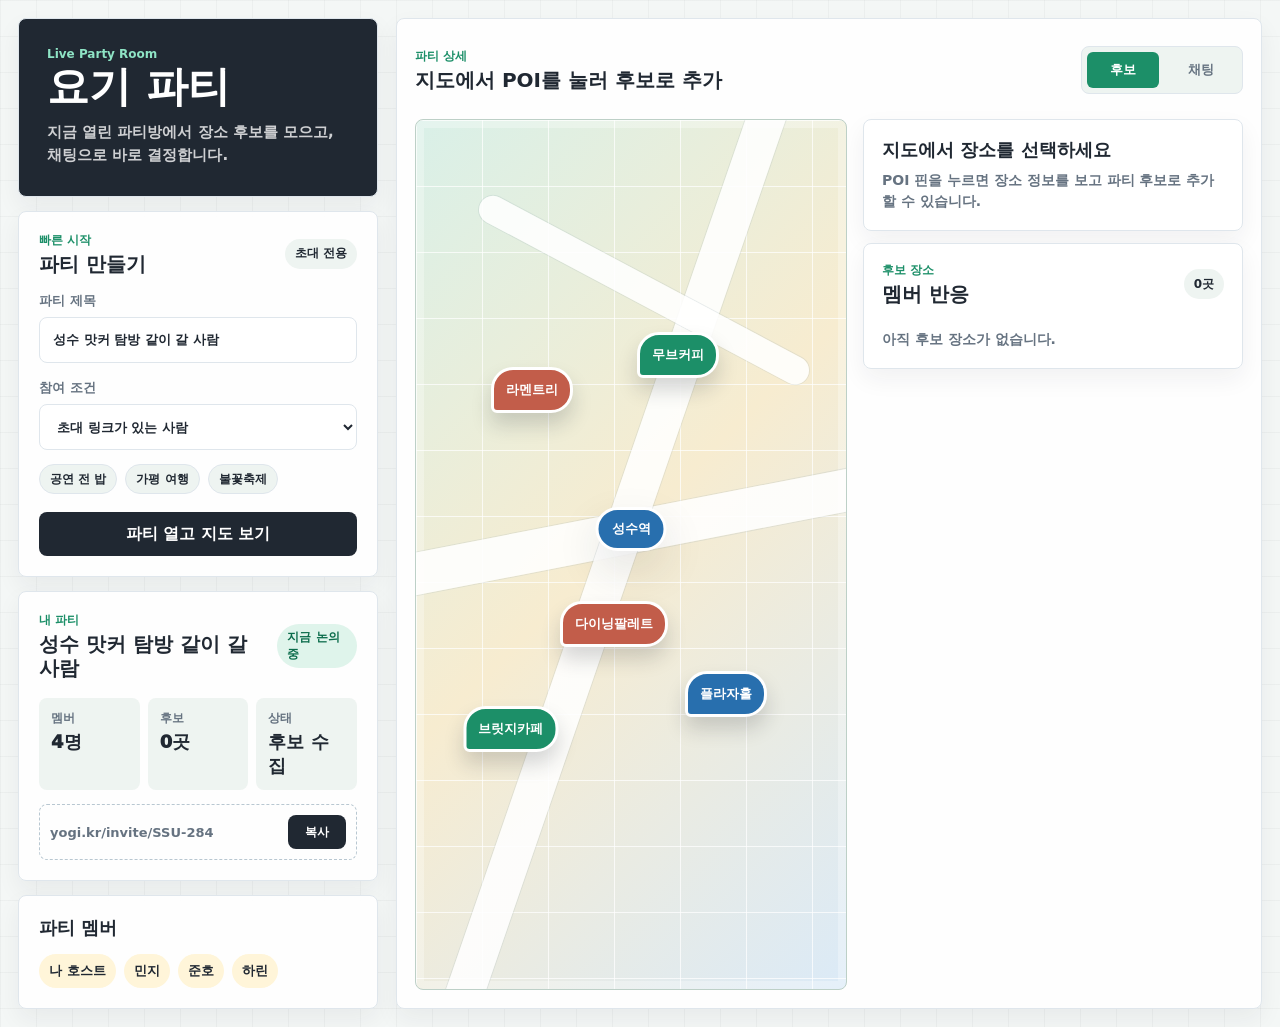
<file: party-prototype/index.html>
<!doctype html>
<html lang="ko">
  <head>
    <meta charset="UTF-8" />
    <meta name="viewport" content="width=device-width, initial-scale=1.0" />
    <title>지도 기반 파티 MVP 프로토타입</title>
    <link rel="stylesheet" href="./styles.css" />
  </head>
  <body>
    <main class="app-shell">
      <aside class="home-panel" aria-label="파티 생성과 홈">
        <header class="brand">
          <p class="eyebrow">Live Party Room</p>
          <h1>요기 파티</h1>
          <p>지금 열린 파티방에서 장소 후보를 모으고, 채팅으로 바로 결정합니다.</p>
        </header>

        <section class="create-panel" aria-label="빠른 파티 만들기">
          <div class="section-title">
            <div>
              <p class="eyebrow">빠른 시작</p>
              <h2>파티 만들기</h2>
            </div>
            <span class="badge">초대 전용</span>
          </div>

          <label>
            파티 제목
            <input id="partyTitleInput" value="성수 맛커 탐방 같이 갈 사람" />
          </label>

          <label>
            참여 조건
            <select id="visibilityInput">
              <option value="invite_only">초대 링크가 있는 사람</option>
              <option value="organization_only">학교 이메일 인증 필요</option>
            </select>
          </label>

          <div class="suggestion-row" aria-label="추천 파티명">
            <button type="button" data-title="코르티스 공연 전 같이 밥먹을 사람">공연 전 밥</button>
            <button type="button" data-title="가평 당일치기 집결지 정하기">가평 여행</button>
            <button type="button" data-title="여의도 불꽃축제 자리 같이 찾기">불꽃축제</button>
          </div>

          <button class="primary-action" id="createPartyButton" type="button">파티 열고 지도 보기</button>
        </section>

        <section class="party-summary" aria-label="진행 중 파티">
          <div class="section-title">
            <div>
              <p class="eyebrow">내 파티</p>
              <h2 id="partyTitle">성수 맛커 탐방 같이 갈 사람</h2>
            </div>
            <span class="live-dot">지금 논의 중</span>
          </div>
          <dl>
            <div>
              <dt>멤버</dt>
              <dd>4명</dd>
            </div>
            <div>
              <dt>후보</dt>
              <dd><span id="candidateMetric">0</span>곳</dd>
            </div>
            <div>
              <dt>상태</dt>
              <dd id="statusMetric">후보 수집</dd>
            </div>
          </dl>
          <div class="invite-box">
            <span id="inviteCode">yogi.kr/invite/SSU-284</span>
            <button type="button" id="copyInviteButton">복사</button>
          </div>
        </section>

        <section class="member-panel" aria-label="파티 멤버">
          <h2>파티 멤버</h2>
          <div class="member-list">
            <span><strong>나</strong> 호스트</span>
            <span>민지</span>
            <span>준호</span>
            <span>하린</span>
          </div>
        </section>
      </aside>

      <section class="map-workspace" aria-label="지도와 후보 장소">
        <header class="workspace-header">
          <div>
            <p class="eyebrow">파티 상세</p>
            <h2>지도에서 POI를 눌러 후보로 추가</h2>
          </div>
          <div class="mode-tabs" role="tablist" aria-label="패널 전환">
            <button class="is-active" type="button" data-panel="candidates">후보</button>
            <button type="button" data-panel="chat">채팅</button>
          </div>
        </header>

        <div class="map-layout">
          <section class="map-canvas" aria-label="성수동 지도 프로토타입">
            <div class="map-grid" aria-hidden="true"></div>
            <div class="road road-one"></div>
            <div class="road road-two"></div>
            <div class="road road-three"></div>
            <div class="station-marker">성수역</div>
            <button class="poi-pin food" data-poi-id="poi-1" style="--x: 27%; --y: 31%" type="button">
              라멘트리
            </button>
            <button class="poi-pin cafe" data-poi-id="poi-2" style="--x: 61%; --y: 27%" type="button">
              무브커피
            </button>
            <button class="poi-pin food" data-poi-id="poi-3" style="--x: 46%; --y: 58%" type="button">
              다이닝팔레트
            </button>
            <button class="poi-pin event" data-poi-id="poi-4" style="--x: 72%; --y: 66%" type="button">
              플라자홀
            </button>
            <button class="poi-pin cafe" data-poi-id="poi-5" style="--x: 22%; --y: 70%" type="button">
              브릿지카페
            </button>
          </section>

          <aside class="decision-panel" aria-label="장소 의사결정 패널">
            <div class="selected-banner" id="selectedBanner" hidden>
              <p class="eyebrow">장소 확정됨</p>
              <strong id="selectedPlaceName"></strong>
              <span id="selectedPlaceAddress"></span>
            </div>

            <section class="place-sheet" id="placeSheet" aria-live="polite">
              <p class="empty-title">지도에서 장소를 선택하세요</p>
              <p class="empty-copy">POI 핀을 누르면 장소 정보를 보고 파티 후보로 추가할 수 있습니다.</p>
            </section>

            <section class="candidate-panel is-visible" data-panel-view="candidates">
              <div class="section-title">
                <div>
                  <p class="eyebrow">후보 장소</p>
                  <h2>멤버 반응</h2>
                </div>
                <span class="badge" id="candidateCount">0곳</span>
              </div>
              <div class="candidate-list" id="candidateList">
                <p class="empty-copy">아직 후보 장소가 없습니다.</p>
              </div>
            </section>

            <section class="chat-panel" data-panel-view="chat">
              <div class="section-title">
                <div>
                  <p class="eyebrow">채팅</p>
                  <h2>결정 타임라인</h2>
                </div>
                <span class="badge">실시간</span>
              </div>
              <div class="chat-list" id="chatList" aria-live="polite"></div>
              <form class="chat-form" id="chatForm">
                <input id="chatInput" placeholder="메시지 입력" aria-label="채팅 메시지" />
                <button type="submit">전송</button>
              </form>
            </section>
          </aside>
        </div>
      </section>
    </main>

    <div class="toast" id="toast" role="status" aria-live="polite"></div>
    <script src="./script.js"></script>
  </body>
</html>
</file>
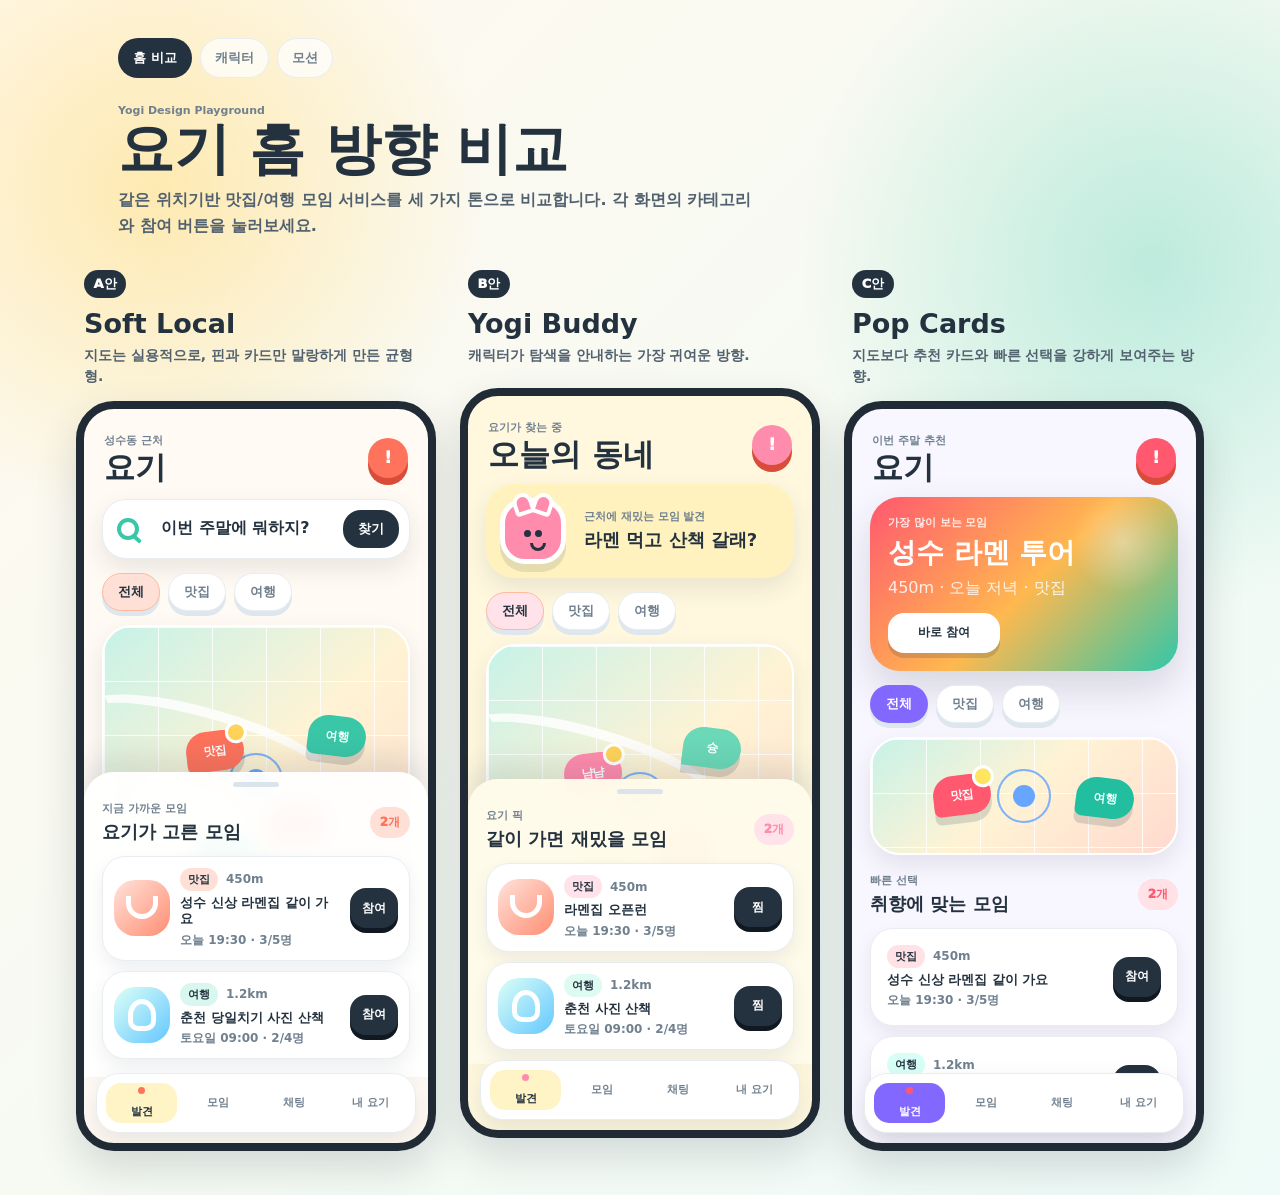
<file: romi-demo/index.html>
<!doctype html>
<html lang="ko">
  <head>
    <meta charset="UTF-8" />
    <meta name="viewport" content="width=device-width, initial-scale=1.0" />
    <title>요기 디자인 시스템 비교 데모</title>
    <link rel="stylesheet" href="./styles.css" />
  </head>
  <body>
    <header class="page-header">
      <nav class="top-nav" aria-label="데모 이동">
        <a class="is-active" href="./index.html">홈 비교</a>
        <a href="./characters.html">캐릭터</a>
        <a href="./motion.html">모션</a>
      </nav>
      <p class="eyebrow">Yogi Design Playground</p>
      <h1>요기 홈 방향 비교</h1>
      <p>
        같은 위치기반 맛집/여행 모임 서비스를 세 가지 톤으로 비교합니다.
        각 화면의 카테고리와 참여 버튼을 눌러보세요.
      </p>
    </header>

    <main class="comparison-grid">
      <article class="concept">
        <div class="concept-copy">
          <span>A안</span>
          <h2>Soft Local</h2>
          <p>지도는 실용적으로, 핀과 카드만 말랑하게 만든 균형형.</p>
        </div>
        <section class="phone theme-soft" aria-label="Soft Local 데모">
          <header class="app-header">
            <div>
              <p class="eyebrow">성수동 근처</p>
              <h3>요기</h3>
            </div>
            <button class="round-button" aria-label="알림">!</button>
          </header>

          <section class="search-card" aria-label="모임 검색">
            <div class="search-icon" aria-hidden="true"></div>
            <input value="이번 주말에 뭐하지?" aria-label="검색어" />
            <button>찾기</button>
          </section>

          <nav class="chip-row" aria-label="카테고리">
            <button class="chip is-active" data-filter="all">전체</button>
            <button class="chip" data-filter="food">맛집</button>
            <button class="chip" data-filter="travel">여행</button>
          </nav>

          <section class="map-panel" aria-label="주변 모임 지도">
            <div class="route route-one"></div>
            <div class="route route-two"></div>
            <button class="pin pin-food is-hot" data-kind="food" style="--x: 27%; --y: 34%">
              맛집
            </button>
            <button class="pin pin-travel" data-kind="travel" style="--x: 67%; --y: 29%">
              여행
            </button>
            <button class="pin pin-food" data-kind="food" style="--x: 54%; --y: 58%">
              브런치
            </button>
            <button class="pin pin-travel is-hot" data-kind="travel" style="--x: 31%; --y: 68%">
              당일치기
            </button>
            <div class="pulse" aria-hidden="true"></div>
            <div class="yogi-badge" aria-hidden="true"><strong>Y</strong></div>
          </section>

          <section class="sheet" aria-label="추천 모임">
            <div class="sheet-handle"></div>
            <div class="sheet-title">
              <div>
                <p class="eyebrow">지금 가까운 모임</p>
                <h4>요기가 고른 모임</h4>
              </div>
              <span class="count">2개</span>
            </div>
            <article class="meeting-card" data-kind="food">
              <div class="meeting-art food-art" aria-hidden="true"><span></span></div>
              <div class="meeting-content">
                <div class="card-topline"><span class="tag food">맛집</span><span>450m</span></div>
                <h5>성수 신상 라멘집 같이 가요</h5>
                <p>오늘 19:30 · 3/5명</p>
              </div>
              <button class="join-button">참여</button>
            </article>
            <article class="meeting-card" data-kind="travel">
              <div class="meeting-art travel-art" aria-hidden="true"><span></span></div>
              <div class="meeting-content">
                <div class="card-topline"><span class="tag travel">여행</span><span>1.2km</span></div>
                <h5>춘천 당일치기 사진 산책</h5>
                <p>토요일 09:00 · 2/4명</p>
              </div>
              <button class="join-button">참여</button>
            </article>
          </section>

          <footer class="tabbar" aria-label="하단 내비게이션">
            <button class="is-active"><span class="tab-dot"></span>발견</button>
            <button>모임</button>
            <button>채팅</button>
            <button>내 요기</button>
          </footer>
          <div class="toast" role="status" aria-live="polite">참여 요청을 보냈어요!</div>
        </section>
      </article>

      <article class="concept">
        <div class="concept-copy">
          <span>B안</span>
          <h2>Yogi Buddy</h2>
          <p>캐릭터가 탐색을 안내하는 가장 귀여운 방향.</p>
        </div>
        <section class="phone theme-buddy" aria-label="Yogi Buddy 데모">
          <header class="app-header">
            <div>
              <p class="eyebrow">요기가 찾는 중</p>
              <h3>오늘의 동네</h3>
            </div>
            <button class="round-button" aria-label="알림">!</button>
          </header>

          <section class="buddy-hero" aria-label="캐릭터 추천">
            <div class="mascot" aria-hidden="true">
              <span class="ear left"></span>
              <span class="ear right"></span>
              <span class="eye left"></span>
              <span class="eye right"></span>
              <span class="mouth"></span>
            </div>
            <div>
              <p class="eyebrow">근처에 재밌는 모임 발견</p>
              <h4>라멘 먹고 산책 갈래?</h4>
            </div>
          </section>

          <nav class="chip-row" aria-label="카테고리">
            <button class="chip is-active" data-filter="all">전체</button>
            <button class="chip" data-filter="food">맛집</button>
            <button class="chip" data-filter="travel">여행</button>
          </nav>

          <section class="map-panel" aria-label="주변 모임 지도">
            <div class="route route-one"></div>
            <div class="route route-two"></div>
            <button class="pin pin-food is-hot" data-kind="food" style="--x: 25%; --y: 35%">
              냠냠
            </button>
            <button class="pin pin-travel" data-kind="travel" style="--x: 64%; --y: 27%">
              슝
            </button>
            <button class="pin pin-food" data-kind="food" style="--x: 55%; --y: 60%">
              브런치
            </button>
            <button class="pin pin-travel is-hot" data-kind="travel" style="--x: 29%; --y: 70%">
              여행
            </button>
            <div class="pulse" aria-hidden="true"></div>
          </section>

          <section class="sheet compact" aria-label="추천 모임">
            <div class="sheet-handle"></div>
            <div class="sheet-title">
              <div>
                <p class="eyebrow">요기 픽</p>
                <h4>같이 가면 재밌을 모임</h4>
              </div>
              <span class="count">2개</span>
            </div>
            <article class="meeting-card" data-kind="food">
              <div class="meeting-art food-art" aria-hidden="true"><span></span></div>
              <div class="meeting-content">
                <div class="card-topline"><span class="tag food">맛집</span><span>450m</span></div>
                <h5>라멘집 오픈런</h5>
                <p>오늘 19:30 · 3/5명</p>
              </div>
              <button class="join-button">찜</button>
            </article>
            <article class="meeting-card" data-kind="travel">
              <div class="meeting-art travel-art" aria-hidden="true"><span></span></div>
              <div class="meeting-content">
                <div class="card-topline"><span class="tag travel">여행</span><span>1.2km</span></div>
                <h5>춘천 사진 산책</h5>
                <p>토요일 09:00 · 2/4명</p>
              </div>
              <button class="join-button">찜</button>
            </article>
          </section>
          <footer class="tabbar" aria-label="하단 내비게이션">
            <button class="is-active"><span class="tab-dot"></span>발견</button>
            <button>모임</button>
            <button>채팅</button>
            <button>내 요기</button>
          </footer>
          <div class="toast" role="status" aria-live="polite">요기가 콕 찍어뒀어요!</div>
        </section>
      </article>

      <article class="concept">
        <div class="concept-copy">
          <span>C안</span>
          <h2>Pop Cards</h2>
          <p>지도보다 추천 카드와 빠른 선택을 강하게 보여주는 방향.</p>
        </div>
        <section class="phone theme-pop" aria-label="Pop Cards 데모">
          <header class="app-header">
            <div>
              <p class="eyebrow">이번 주말 추천</p>
              <h3>요기</h3>
            </div>
            <button class="round-button" aria-label="알림">!</button>
          </header>

          <section class="spotlight" aria-label="대표 추천">
            <p class="eyebrow">가장 많이 보는 모임</p>
            <h4>성수 라멘 투어</h4>
            <p>450m · 오늘 저녁 · 맛집</p>
            <button class="join-button">바로 참여</button>
          </section>

          <nav class="chip-row" aria-label="카테고리">
            <button class="chip is-active" data-filter="all">전체</button>
            <button class="chip" data-filter="food">맛집</button>
            <button class="chip" data-filter="travel">여행</button>
          </nav>

          <section class="mini-map" aria-label="간단 지도">
            <button class="pin pin-food is-hot" data-kind="food" style="--x: 20%; --y: 32%">맛집</button>
            <button class="pin pin-travel" data-kind="travel" style="--x: 67%; --y: 34%">여행</button>
            <div class="pulse" aria-hidden="true"></div>
          </section>

          <section class="card-stack" aria-label="추천 모임">
            <div class="sheet-title">
              <div>
                <p class="eyebrow">빠른 선택</p>
                <h4>취향에 맞는 모임</h4>
              </div>
              <span class="count">2개</span>
            </div>
            <article class="meeting-card large" data-kind="food">
              <div class="meeting-content">
                <div class="card-topline"><span class="tag food">맛집</span><span>450m</span></div>
                <h5>성수 신상 라멘집 같이 가요</h5>
                <p>오늘 19:30 · 3/5명</p>
              </div>
              <button class="join-button">참여</button>
            </article>
            <article class="meeting-card large" data-kind="travel">
              <div class="meeting-content">
                <div class="card-topline"><span class="tag travel">여행</span><span>1.2km</span></div>
                <h5>춘천 당일치기 사진 산책</h5>
                <p>토요일 09:00 · 2/4명</p>
              </div>
              <button class="join-button">참여</button>
            </article>
          </section>
          <footer class="tabbar" aria-label="하단 내비게이션">
            <button class="is-active"><span class="tab-dot"></span>발견</button>
            <button>모임</button>
            <button>채팅</button>
            <button>내 요기</button>
          </footer>
          <div class="toast" role="status" aria-live="polite">참여 요청을 보냈어요!</div>
        </section>
      </article>
    </main>

    <script src="./script.js"></script>
  </body>
</html>
</file>
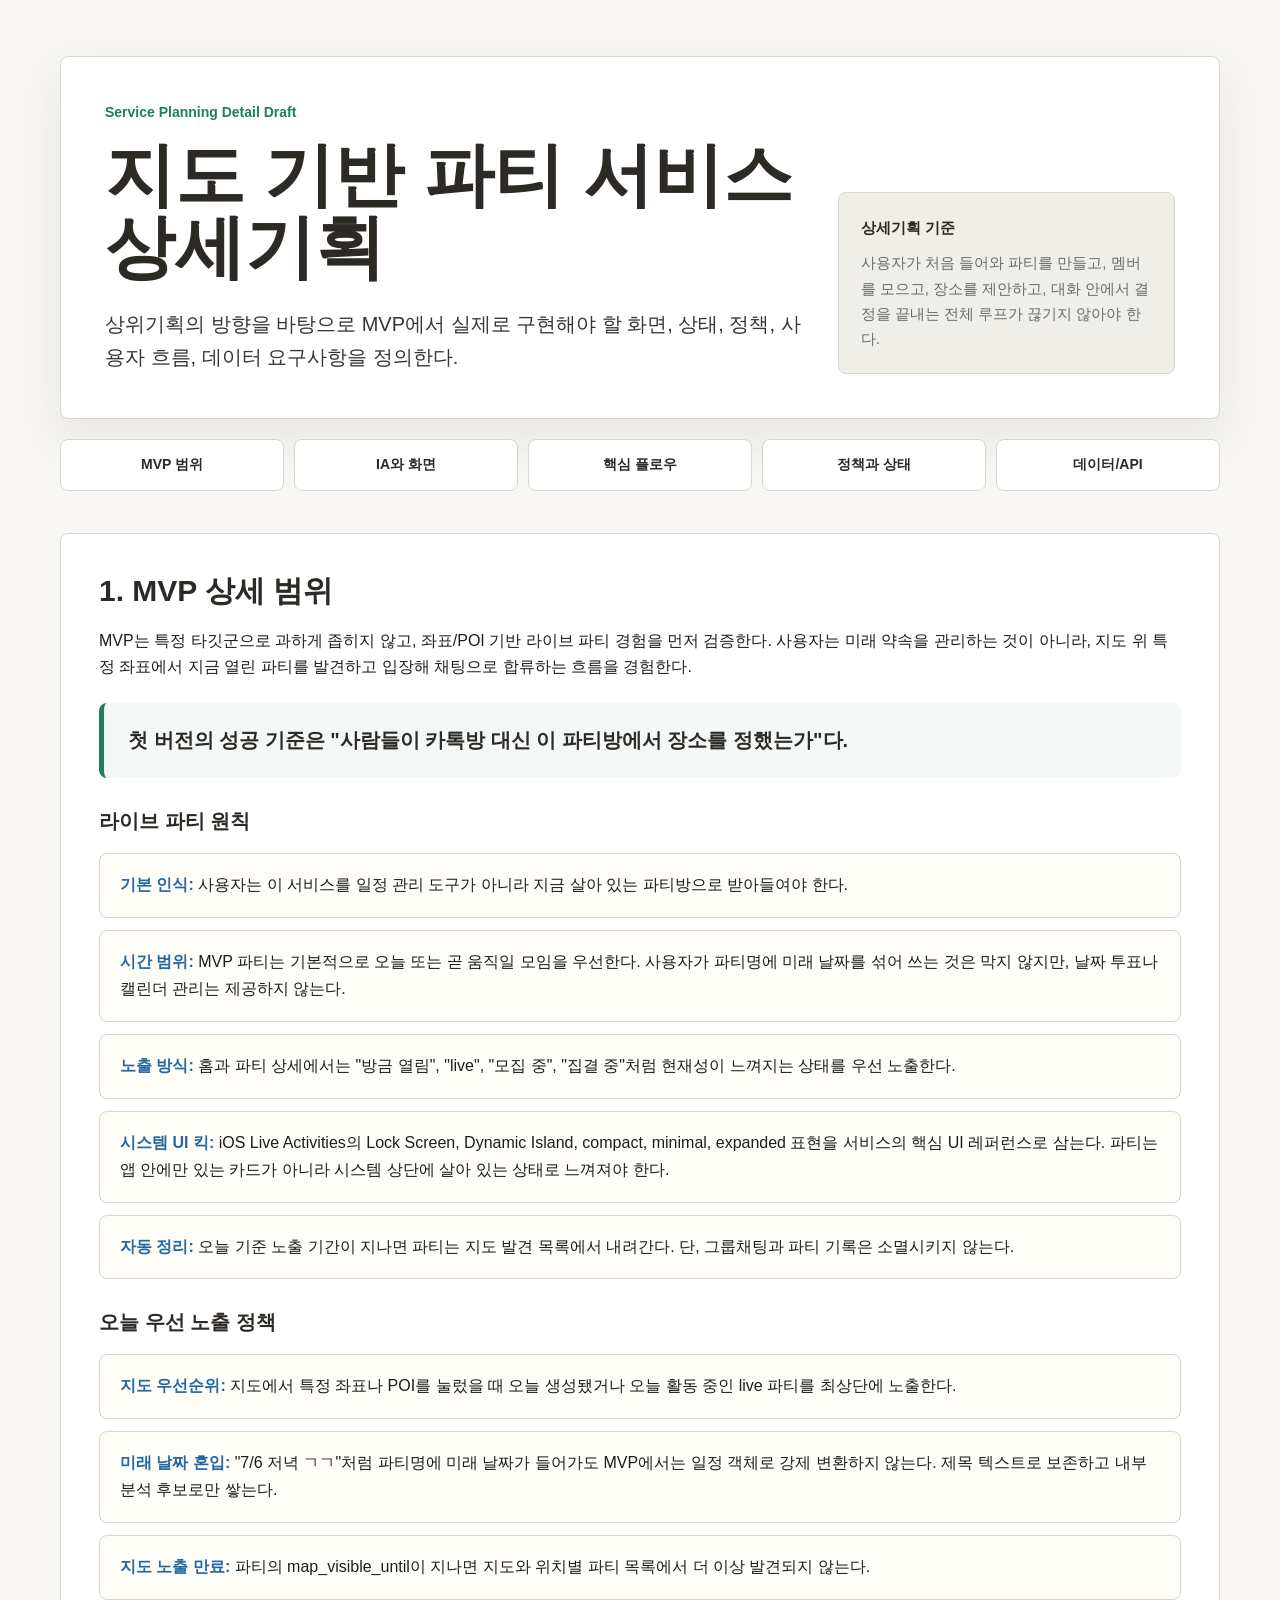
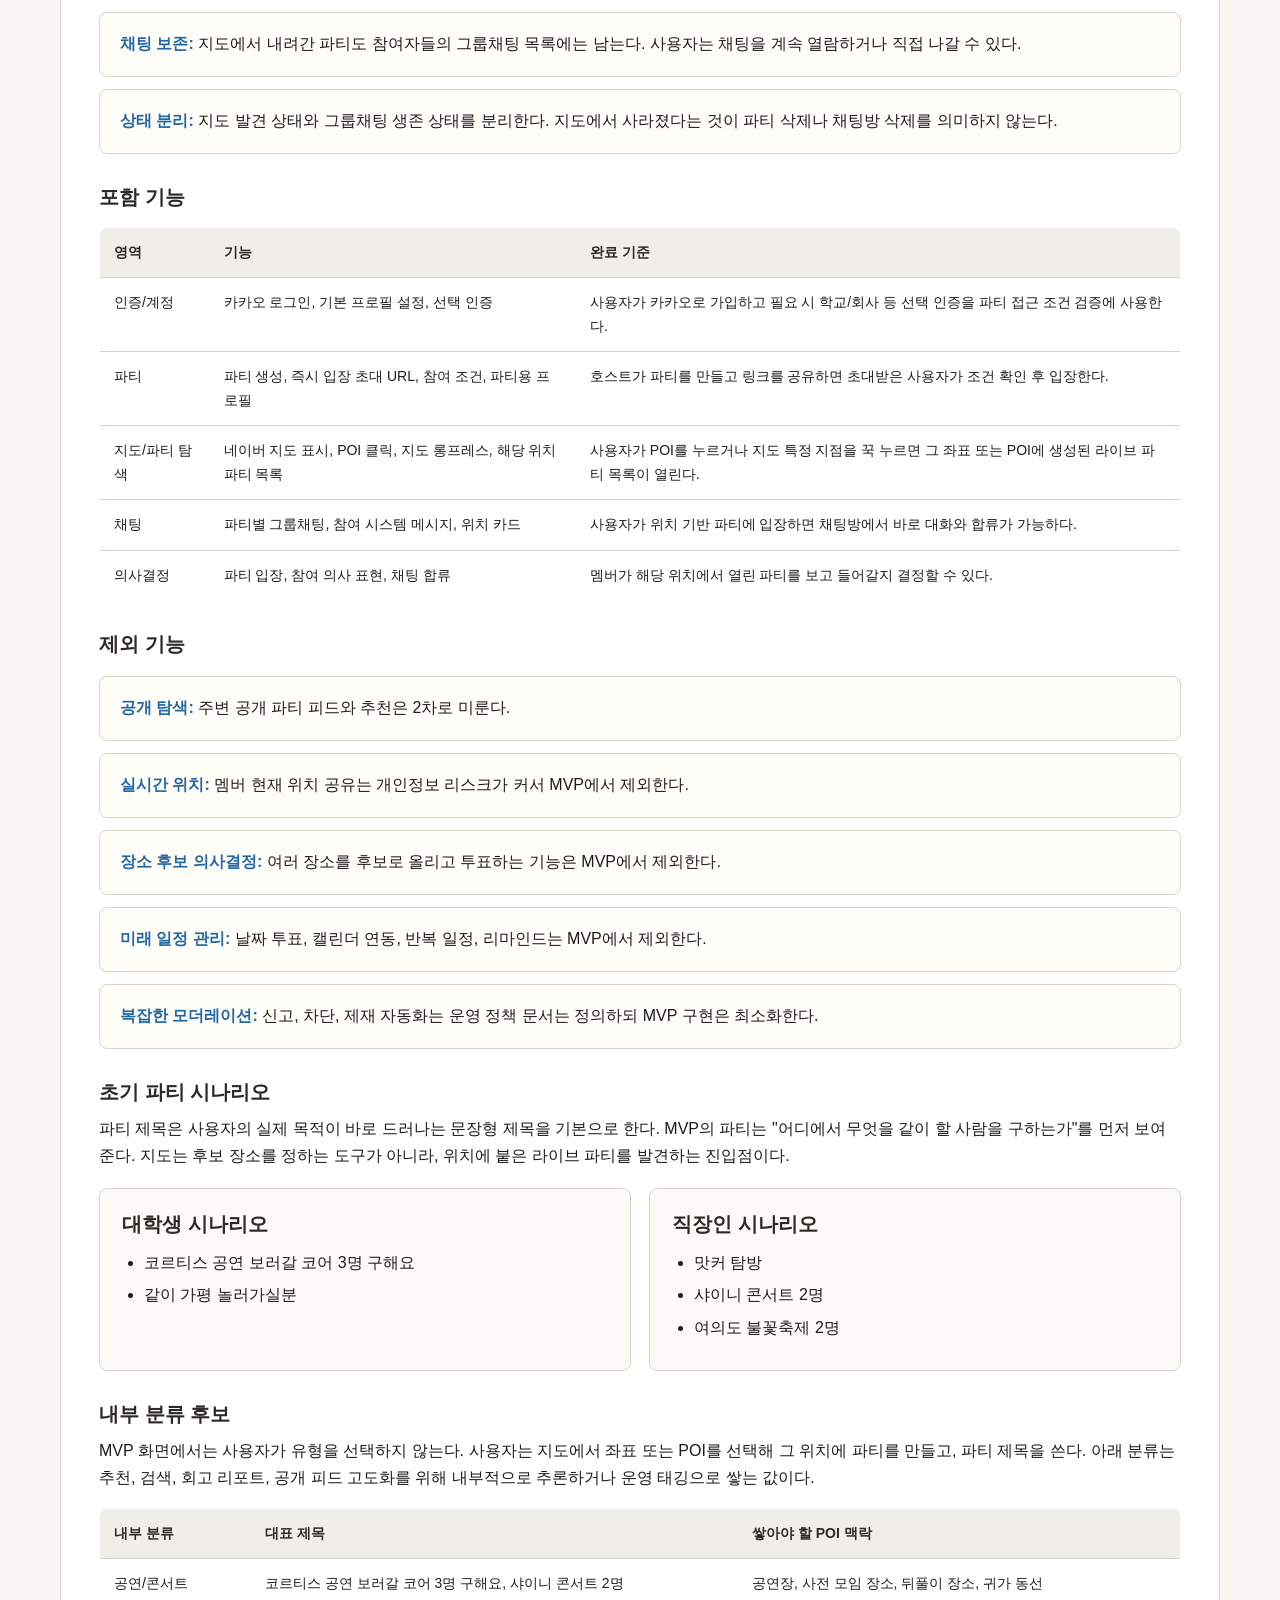
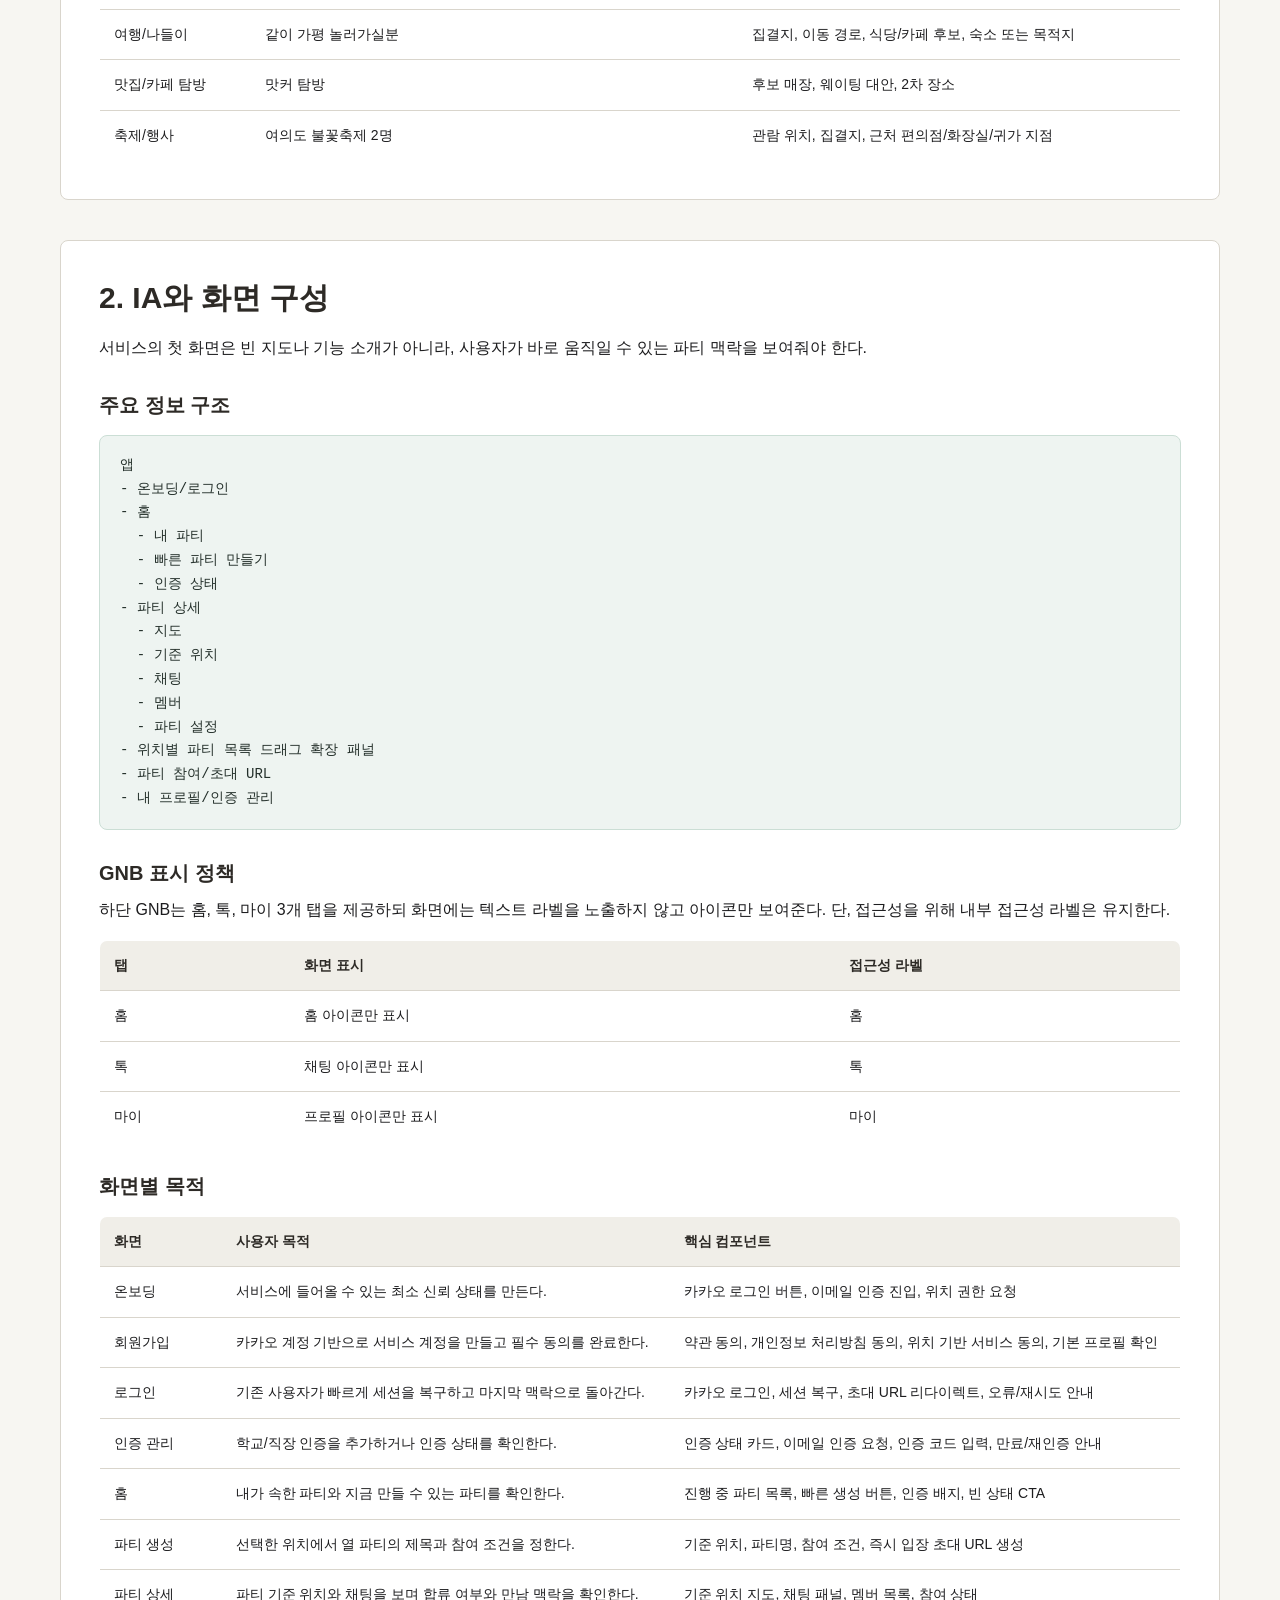
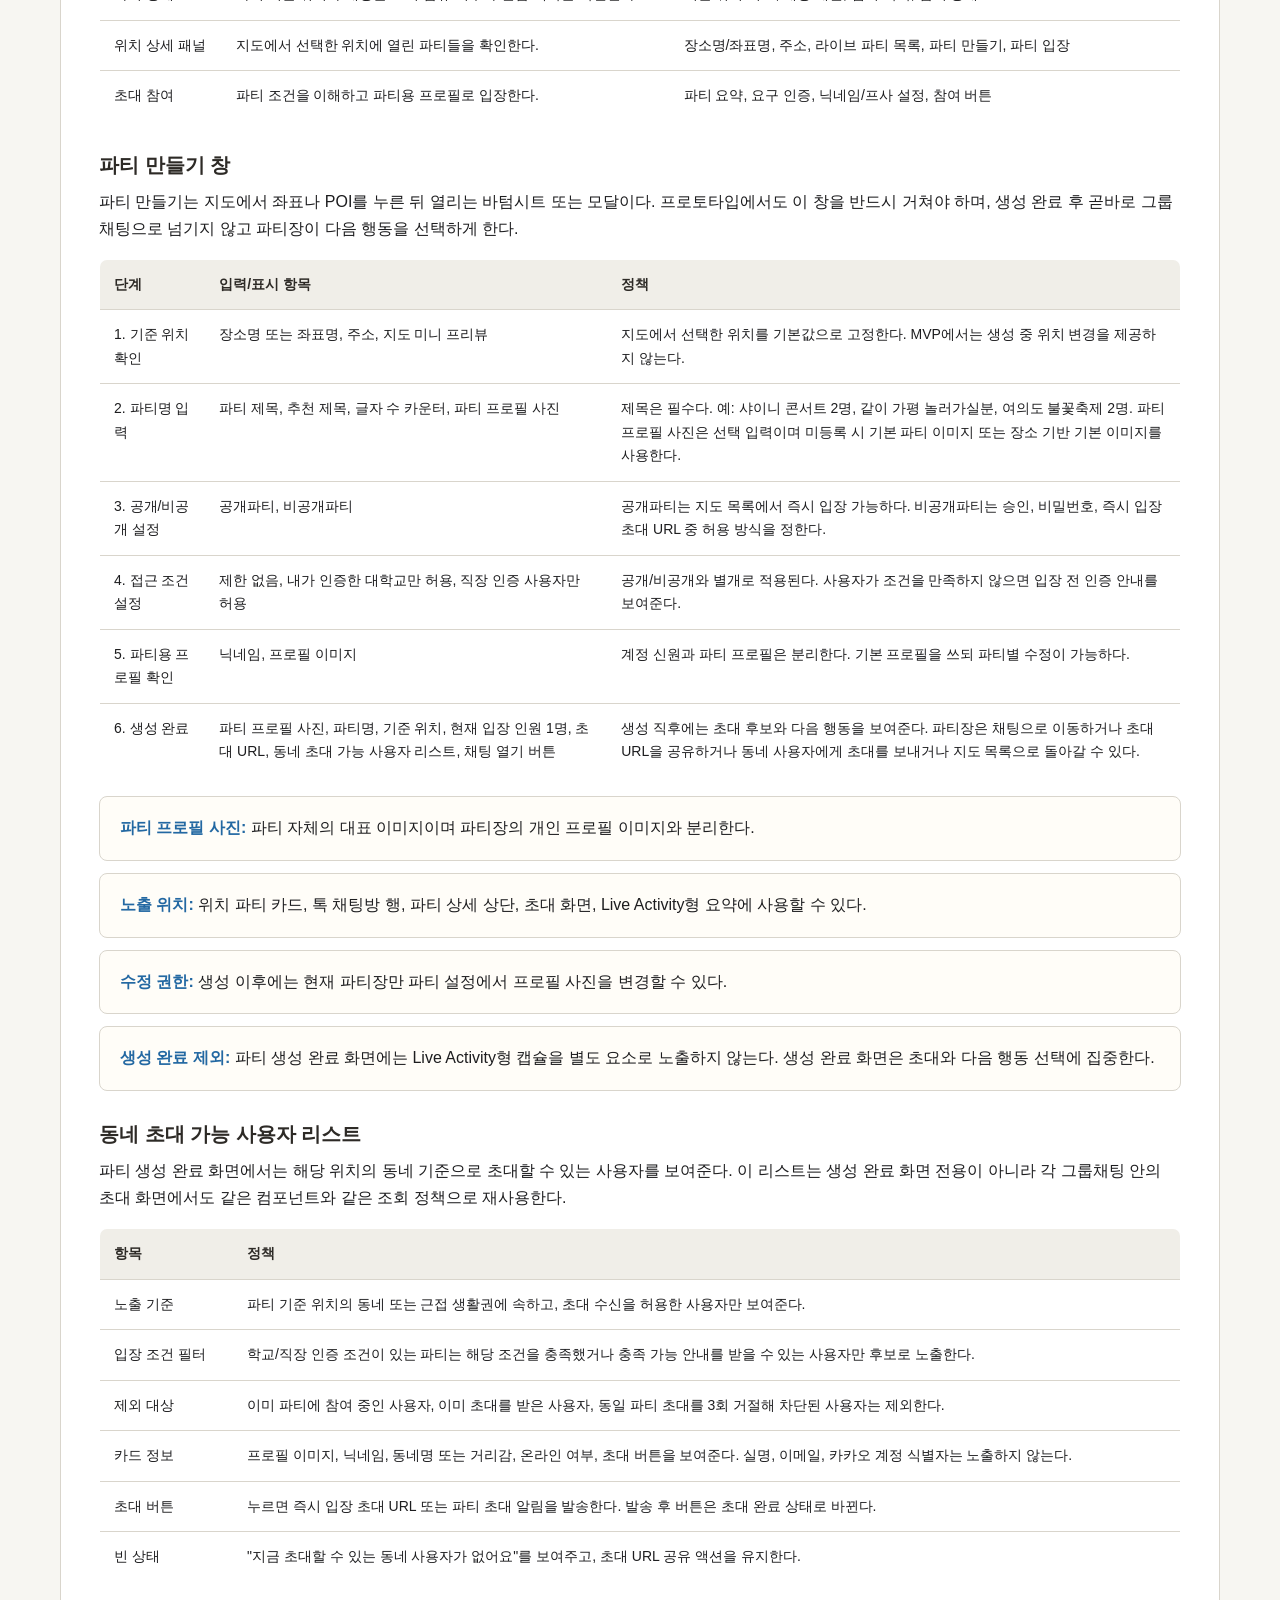
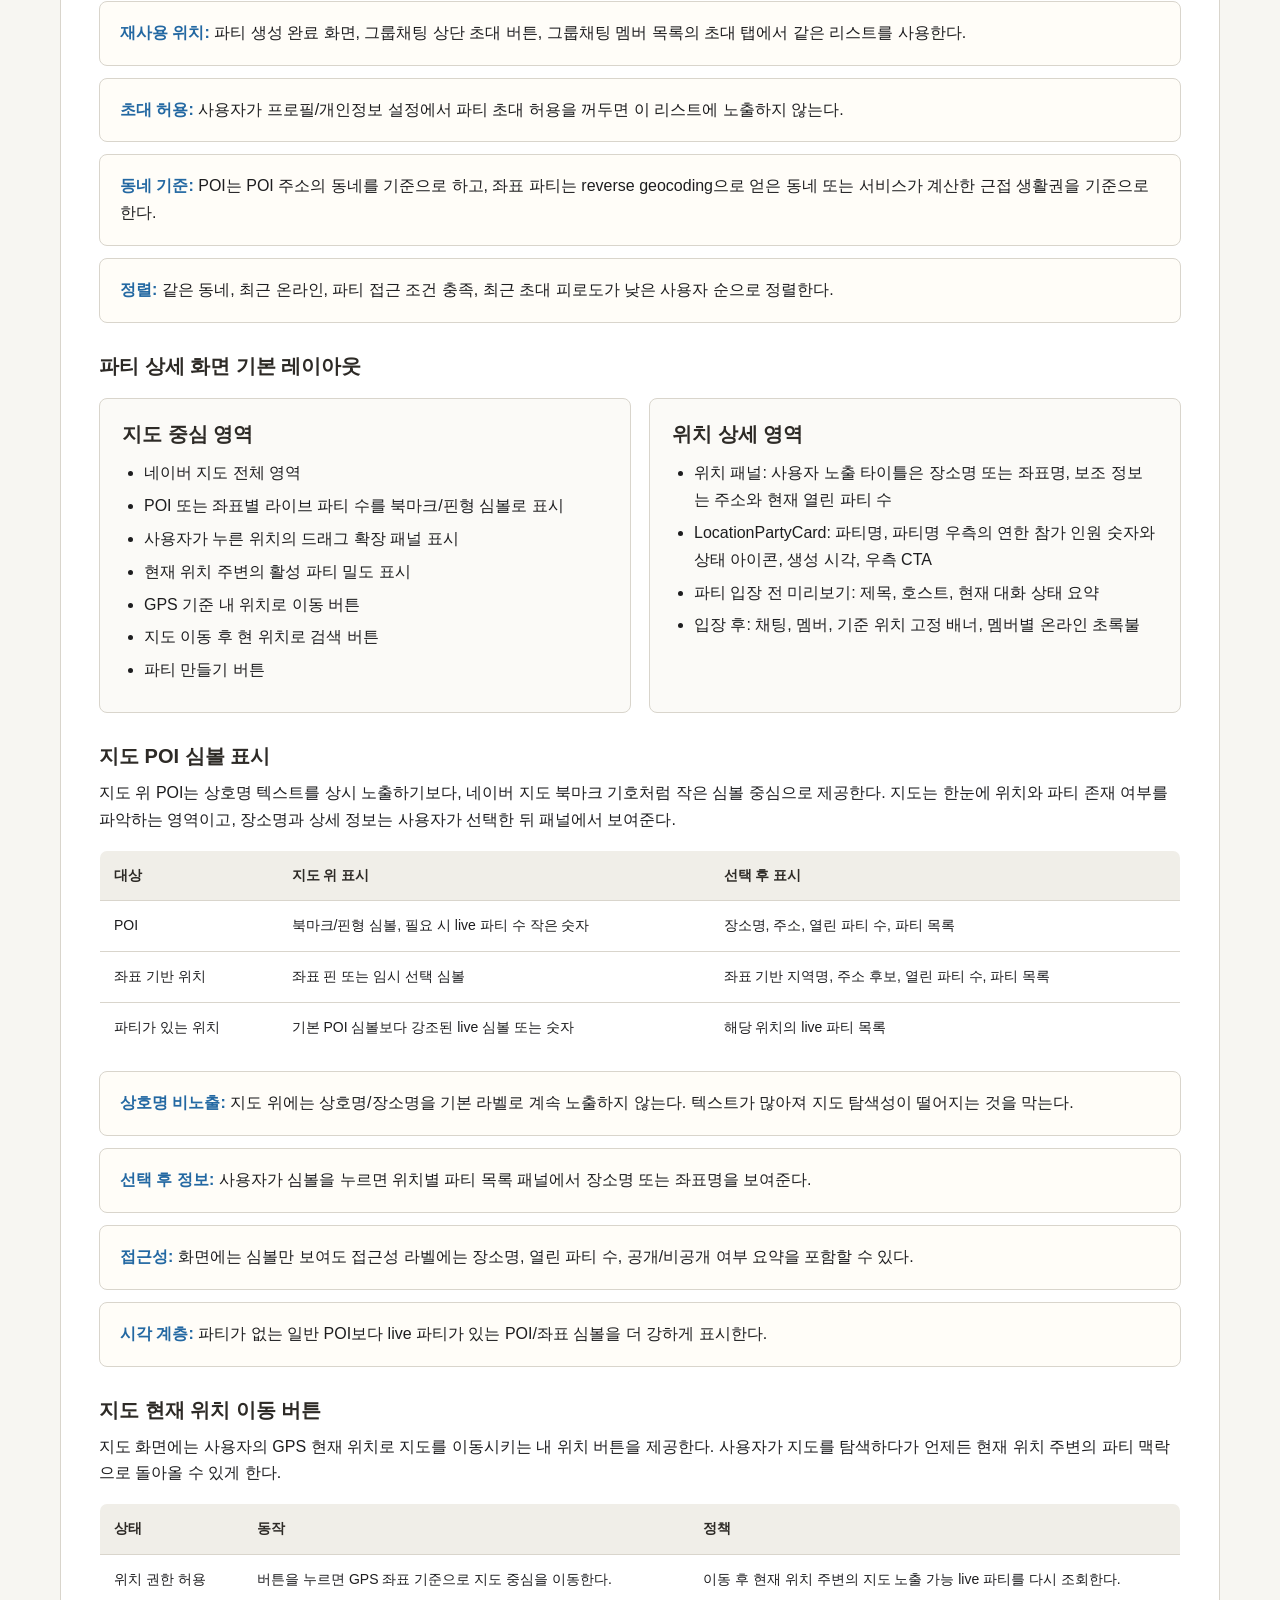
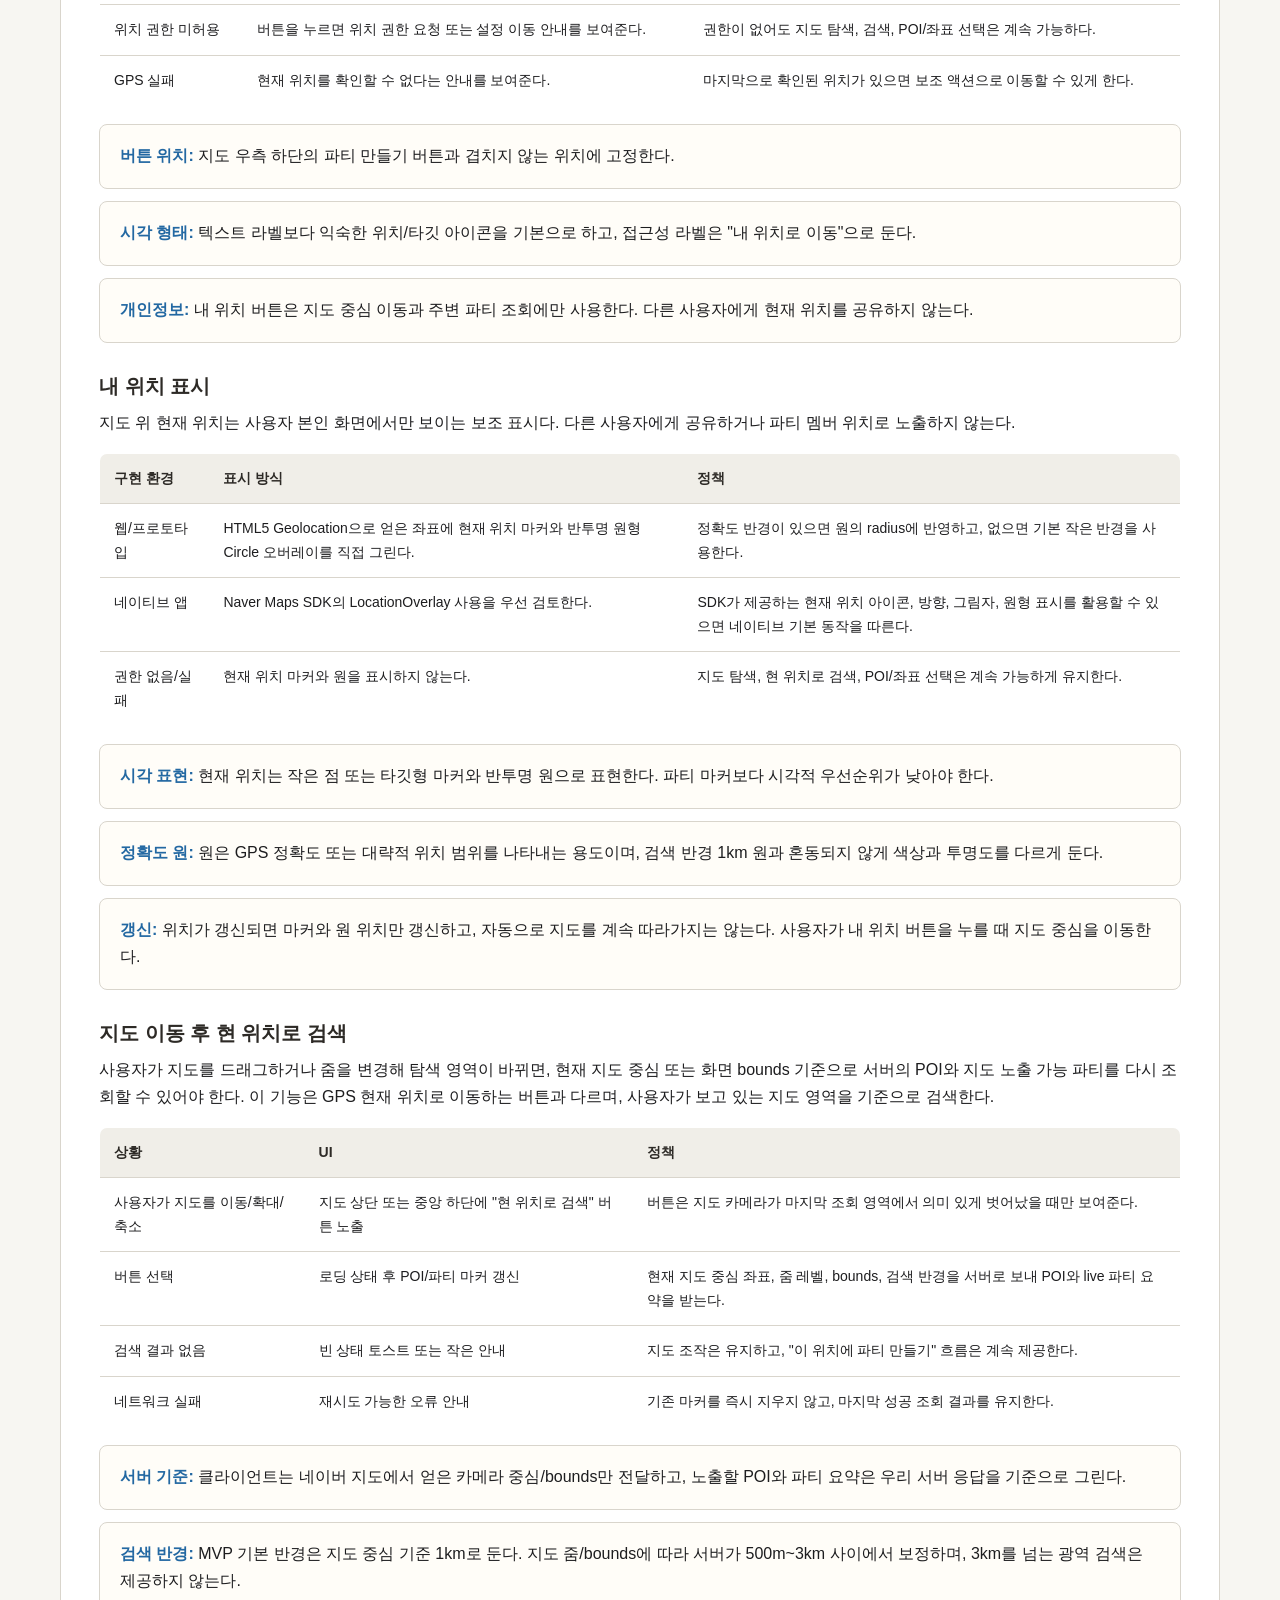
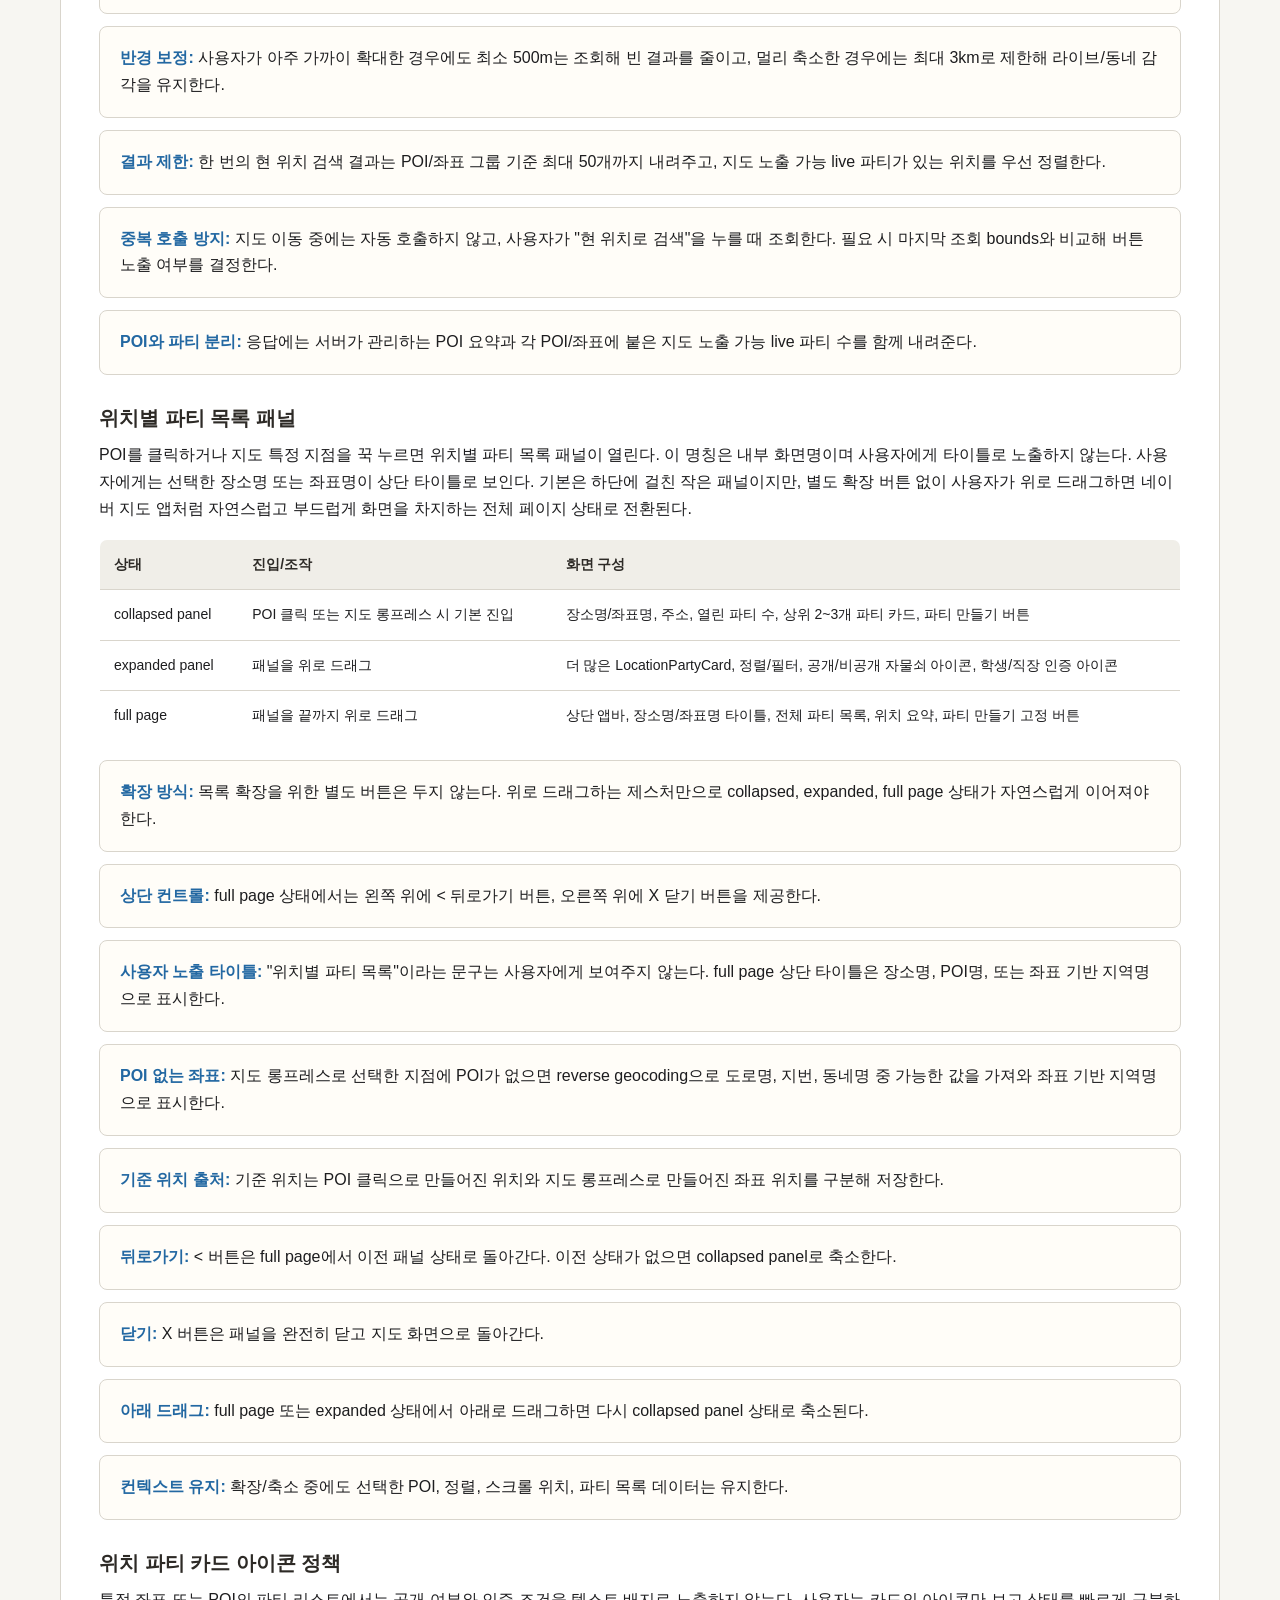
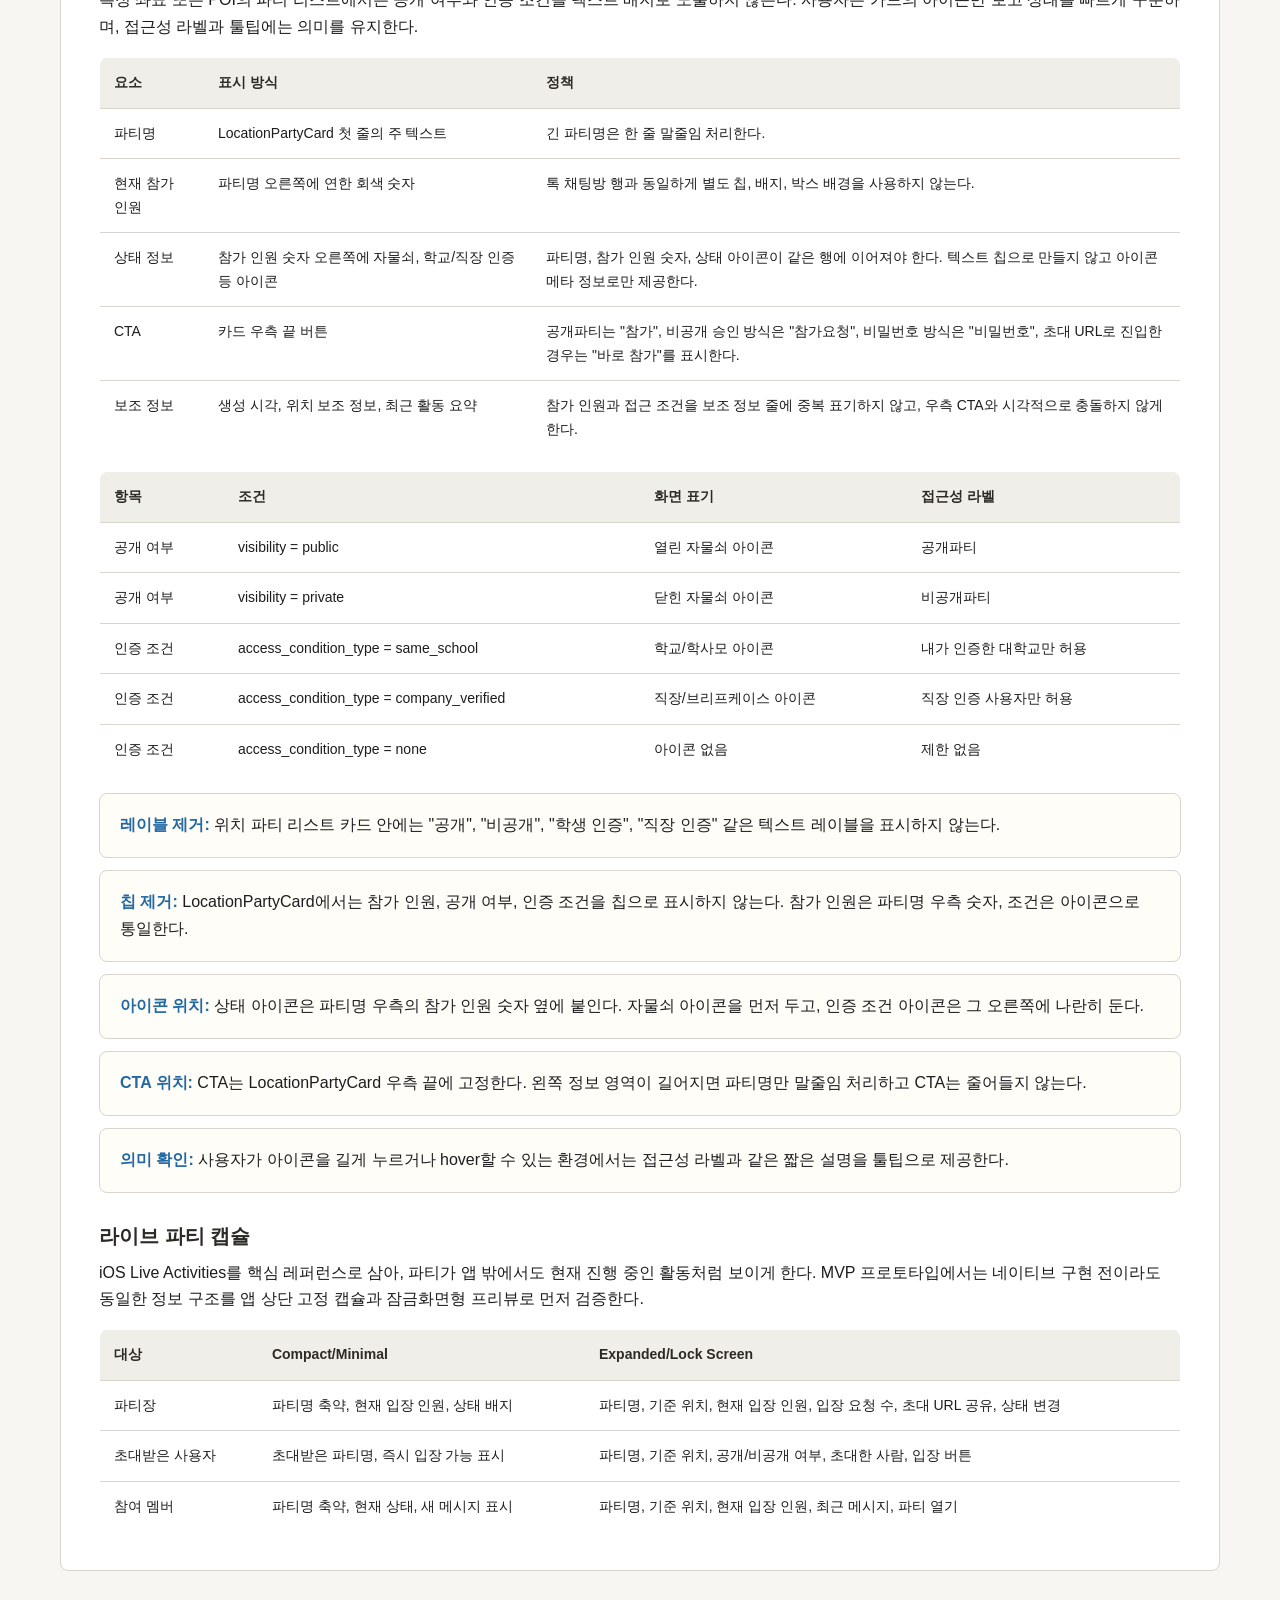
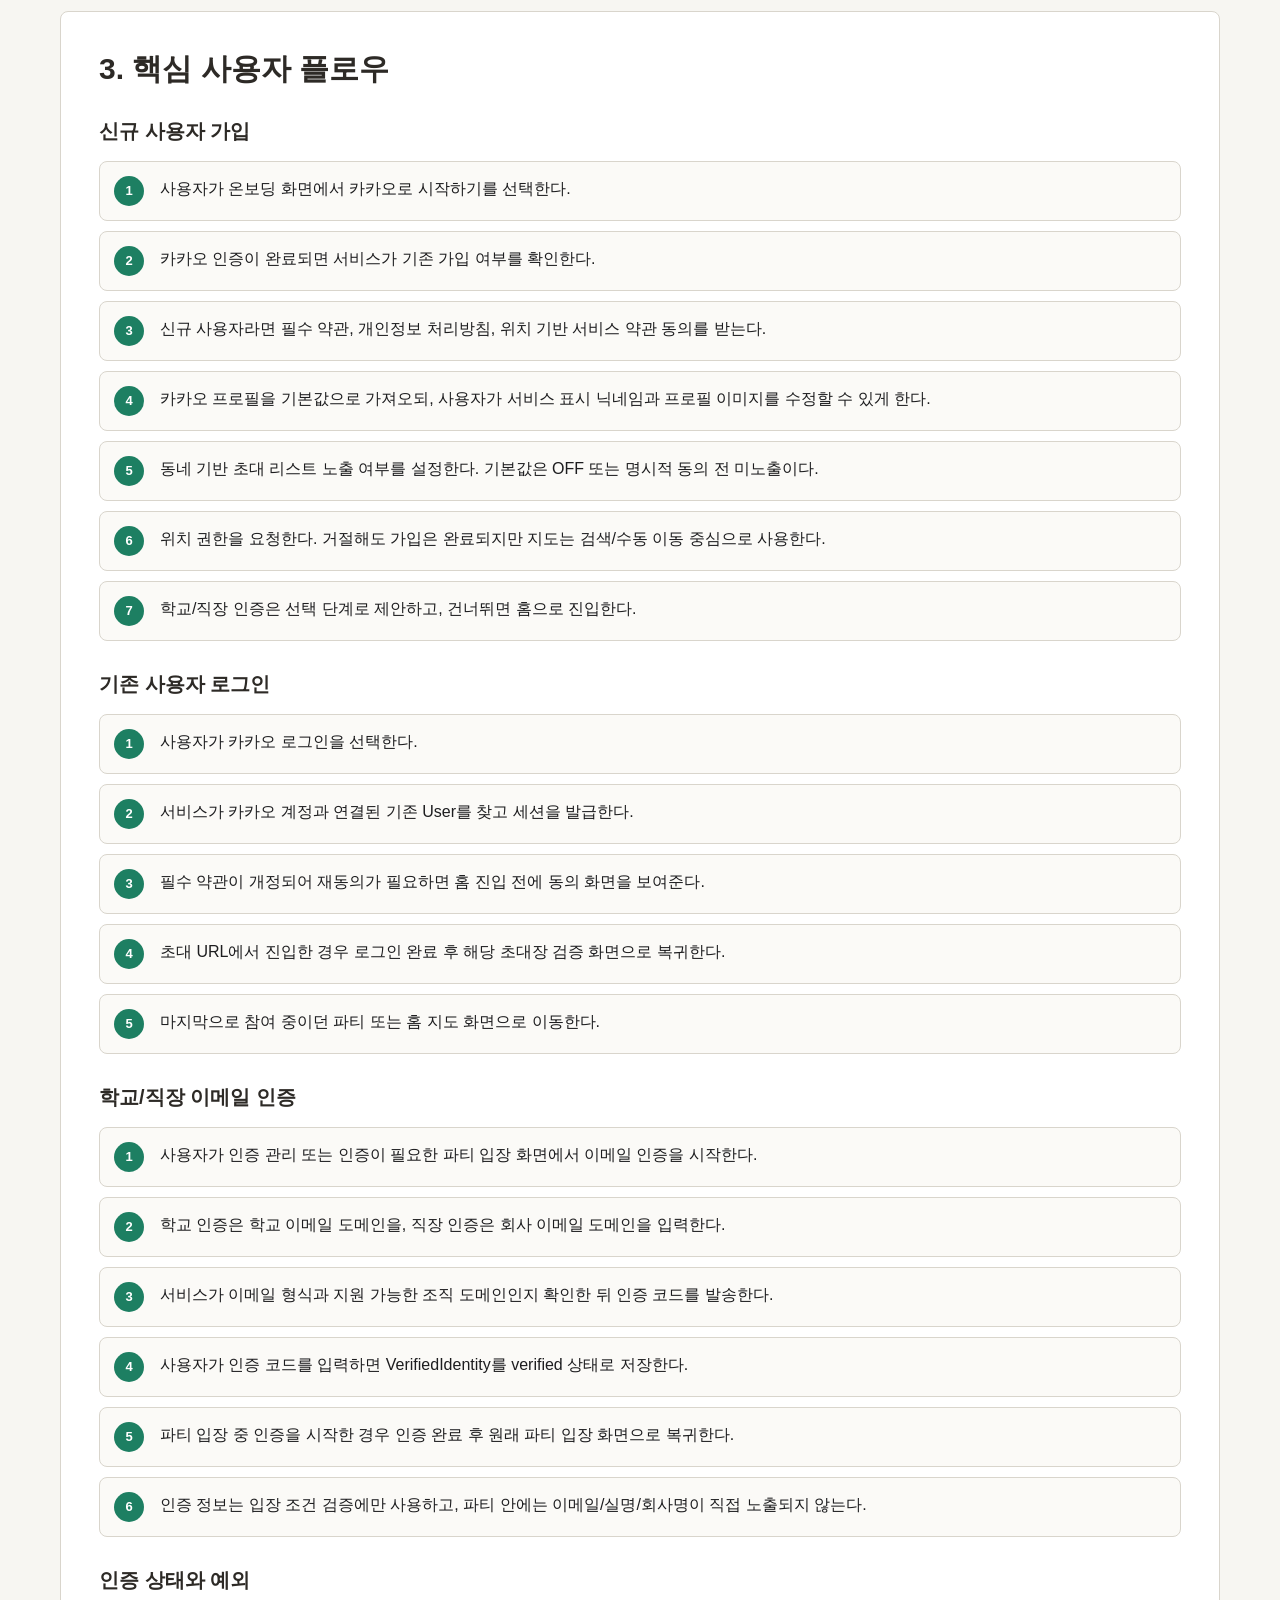
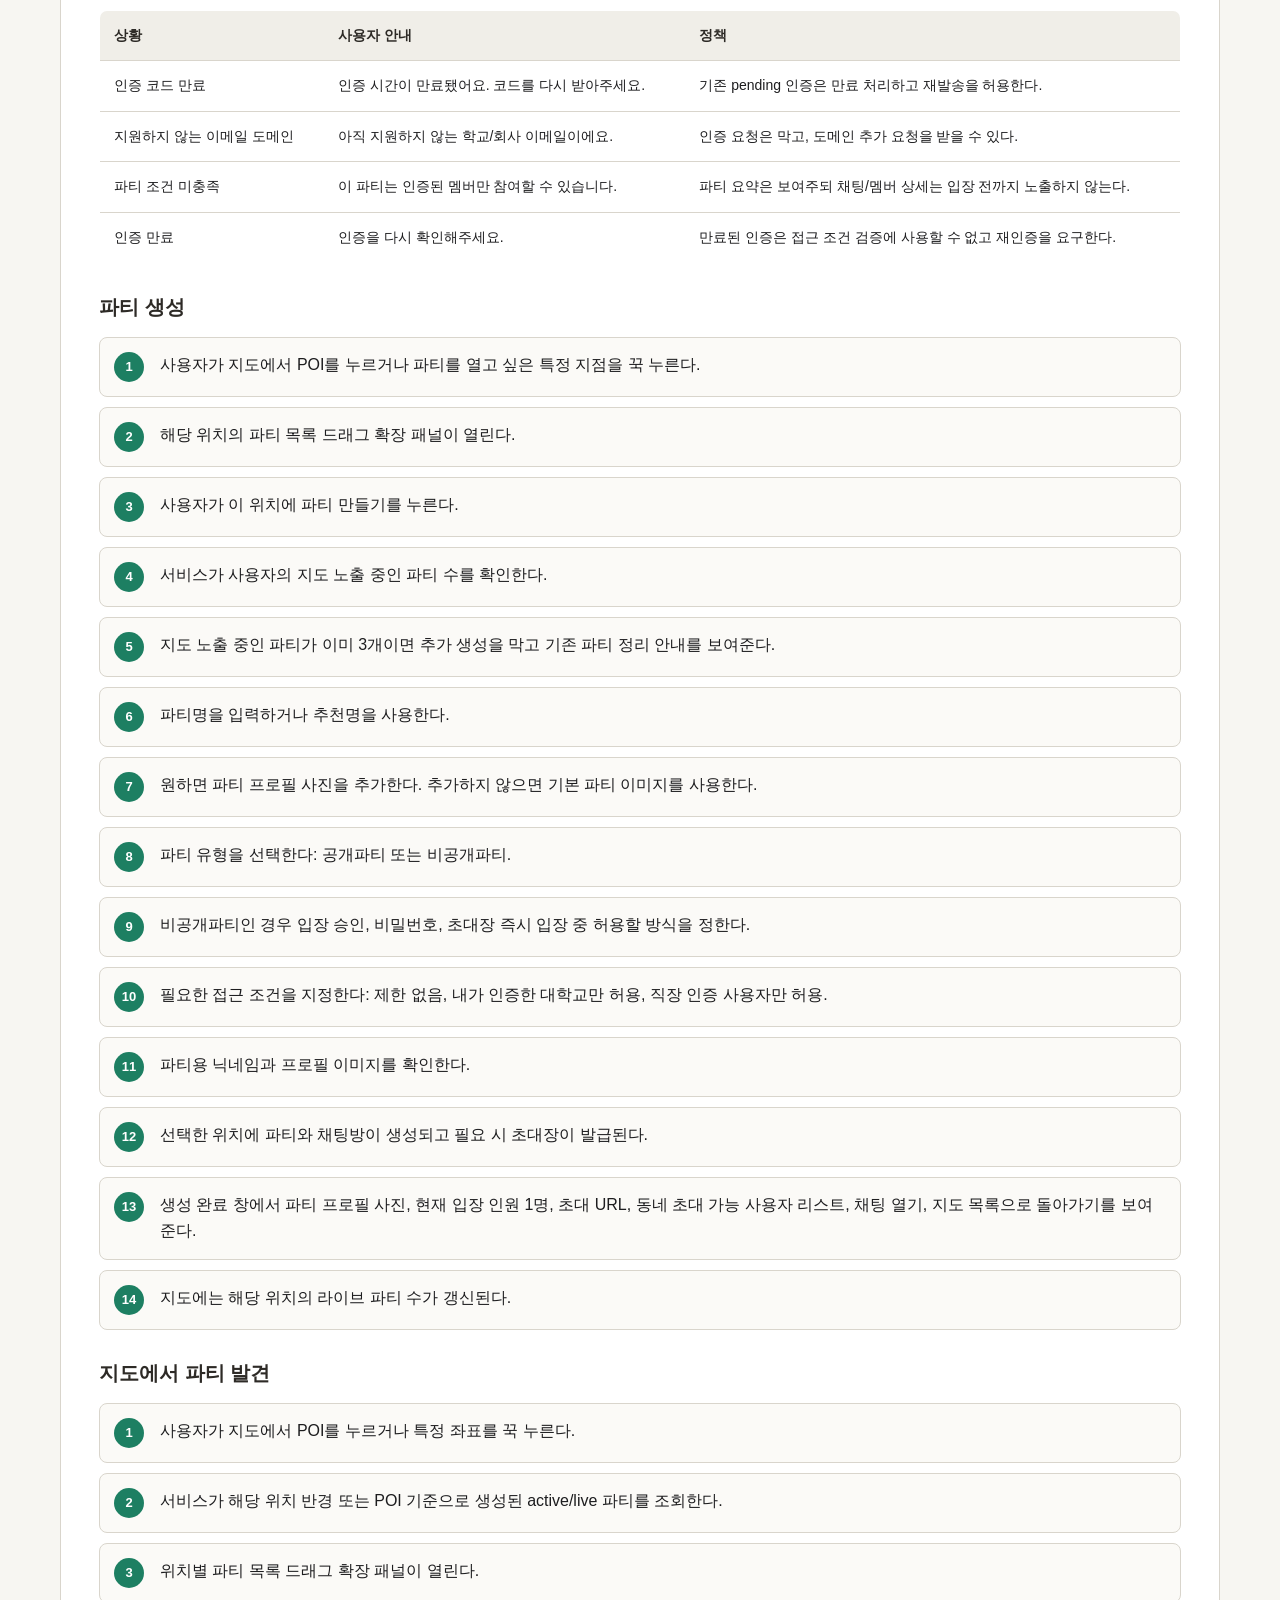
<file: 상세기획.html>
<!doctype html>
<html lang="ko">
<head>
  <meta charset="utf-8">
  <meta name="viewport" content="width=device-width, initial-scale=1">
  <title>지도 기반 파티 서비스 상세기획</title>
  <style>
    :root {
      --bg: #f7f6f2;
      --surface: #ffffff;
      --surface-soft: #f0eee8;
      --text: #1d1d1f;
      --muted: #686b70;
      --line: #d9d5cc;
      --green: #1d7f62;
      --blue: #2368a2;
      --red: #a84736;
      --ink: #2d2a26;
      --shadow: 0 18px 48px rgba(45, 42, 38, 0.08);
    }

    * {
      box-sizing: border-box;
    }

    body {
      margin: 0;
      background: var(--bg);
      color: var(--text);
      font-family: -apple-system, BlinkMacSystemFont, "Segoe UI", "Apple SD Gothic Neo",
        "Noto Sans KR", "Malgun Gothic", sans-serif;
      line-height: 1.68;
      letter-spacing: 0;
    }

    .page {
      width: min(1160px, calc(100% - 40px));
      margin: 0 auto;
      padding: 56px 0 80px;
    }

    header {
      display: grid;
      grid-template-columns: minmax(0, 1.35fr) minmax(280px, 0.65fr);
      gap: 32px;
      align-items: end;
      padding: 44px;
      background: var(--surface);
      border: 1px solid var(--line);
      border-radius: 8px;
      box-shadow: var(--shadow);
    }

    .eyebrow {
      margin: 0 0 14px;
      color: var(--green);
      font-size: 14px;
      font-weight: 800;
    }

    h1 {
      margin: 0;
      color: var(--ink);
      font-size: clamp(34px, 6vw, 70px);
      line-height: 1.04;
      letter-spacing: 0;
    }

    .lead {
      margin: 24px 0 0;
      color: #33363a;
      font-size: 20px;
      line-height: 1.65;
      max-width: 780px;
    }

    .hero-note {
      padding: 22px;
      background: var(--surface-soft);
      border: 1px solid var(--line);
      border-radius: 8px;
    }

    .hero-note strong {
      display: block;
      margin-bottom: 10px;
      color: var(--ink);
      font-size: 15px;
    }

    .hero-note p {
      margin: 0;
      color: var(--muted);
      font-size: 15px;
    }

    nav {
      display: grid;
      grid-template-columns: repeat(5, minmax(0, 1fr));
      gap: 10px;
      margin: 20px 0 42px;
    }

    nav a {
      min-height: 52px;
      display: flex;
      align-items: center;
      justify-content: center;
      padding: 10px 12px;
      color: var(--ink);
      text-decoration: none;
      background: var(--surface);
      border: 1px solid var(--line);
      border-radius: 8px;
      font-size: 14px;
      font-weight: 750;
      text-align: center;
    }

    section {
      margin-top: 40px;
      padding: 38px;
      background: var(--surface);
      border: 1px solid var(--line);
      border-radius: 8px;
    }

    h2 {
      margin: 0 0 18px;
      color: var(--ink);
      font-size: 30px;
      line-height: 1.25;
      letter-spacing: 0;
    }

    h3 {
      margin: 30px 0 10px;
      color: var(--ink);
      font-size: 20px;
      line-height: 1.35;
      letter-spacing: 0;
    }

    p {
      margin: 0 0 14px;
    }

    ul,
    ol {
      margin: 12px 0 0;
      padding-left: 22px;
    }

    li {
      margin: 6px 0;
    }

    table {
      width: 100%;
      margin-top: 16px;
      border-collapse: collapse;
      overflow: hidden;
      border: 1px solid var(--line);
      border-radius: 8px;
      font-size: 14px;
    }

    th,
    td {
      padding: 13px 14px;
      border-bottom: 1px solid var(--line);
      text-align: left;
      vertical-align: top;
    }

    th {
      color: var(--ink);
      background: var(--surface-soft);
      font-weight: 800;
      white-space: nowrap;
    }

    tr:last-child td {
      border-bottom: 0;
    }

    .quote {
      margin: 22px 0 0;
      padding: 22px 24px;
      color: var(--ink);
      background: #f4f8f6;
      border-left: 5px solid var(--green);
      border-radius: 8px;
      font-size: 20px;
      font-weight: 760;
      line-height: 1.55;
    }

    .grid {
      display: grid;
      grid-template-columns: repeat(2, minmax(0, 1fr));
      gap: 18px;
      margin-top: 18px;
    }

    .grid.three {
      grid-template-columns: repeat(3, minmax(0, 1fr));
    }

    .card {
      padding: 22px;
      background: #fbfaf7;
      border: 1px solid var(--line);
      border-radius: 8px;
    }

    .card h3 {
      margin-top: 0;
    }

    .tag-row {
      display: flex;
      flex-wrap: wrap;
      gap: 8px;
      margin-top: 14px;
    }

    .tag {
      display: inline-flex;
      align-items: center;
      min-height: 30px;
      padding: 4px 10px;
      color: var(--ink);
      background: var(--surface-soft);
      border: 1px solid var(--line);
      border-radius: 999px;
      font-size: 13px;
      font-weight: 700;
      white-space: nowrap;
    }

    .model {
      margin-top: 16px;
      padding: 18px 20px;
      overflow-x: auto;
      color: #24302b;
      background: #eef4f1;
      border: 1px solid #cbded5;
      border-radius: 8px;
      font-family: ui-monospace, SFMono-Regular, Menlo, Consolas, "Liberation Mono", monospace;
      font-size: 14px;
      line-height: 1.7;
      white-space: pre;
    }

    .flow {
      counter-reset: flow;
      display: grid;
      gap: 10px;
      margin-top: 16px;
      padding: 0;
      list-style: none;
    }

    .flow li {
      counter-increment: flow;
      display: grid;
      grid-template-columns: 34px 1fr;
      gap: 12px;
      align-items: start;
      margin: 0;
      padding: 14px;
      background: #fbfaf7;
      border: 1px solid var(--line);
      border-radius: 8px;
    }

    .flow li::before {
      content: counter(flow);
      display: inline-flex;
      align-items: center;
      justify-content: center;
      width: 30px;
      height: 30px;
      color: #fff;
      background: var(--green);
      border-radius: 50%;
      font-size: 13px;
      font-weight: 800;
    }

    .principles {
      display: grid;
      gap: 12px;
      margin-top: 18px;
    }

    .principle {
      padding: 18px 20px;
      background: #fffdf8;
      border: 1px solid var(--line);
      border-radius: 8px;
    }

    .principle strong {
      color: var(--blue);
    }

    .warning {
      border-left: 5px solid var(--red);
      background: #fff7f4;
    }

    footer {
      margin-top: 34px;
      color: var(--muted);
      font-size: 13px;
      text-align: center;
    }

    @media (max-width: 900px) {
      .page {
        width: min(100% - 24px, 1160px);
        padding-top: 24px;
      }

      header,
      .grid,
      .grid.three {
        grid-template-columns: 1fr;
      }

      header,
      section {
        padding: 24px;
      }

      nav {
        grid-template-columns: repeat(2, minmax(0, 1fr));
      }

      h2 {
        font-size: 25px;
      }
    }
  </style>
</head>
<body>
  <main class="page">
    <header>
      <div>
        <p class="eyebrow">Service Planning Detail Draft</p>
        <h1>지도 기반 파티 서비스 상세기획</h1>
        <p class="lead">
          상위기획의 방향을 바탕으로 MVP에서 실제로 구현해야 할 화면, 상태, 정책,
          사용자 흐름, 데이터 요구사항을 정의한다.
        </p>
      </div>
      <aside class="hero-note">
        <strong>상세기획 기준</strong>
        <p>
          사용자가 처음 들어와 파티를 만들고, 멤버를 모으고, 장소를 제안하고,
          대화 안에서 결정을 끝내는 전체 루프가 끊기지 않아야 한다.
        </p>
      </aside>
    </header>

    <nav aria-label="문서 목차">
      <a href="#scope">MVP 범위</a>
      <a href="#ia">IA와 화면</a>
      <a href="#flows">핵심 플로우</a>
      <a href="#policy">정책과 상태</a>
      <a href="#data">데이터/API</a>
    </nav>

    <section id="scope">
      <h2>1. MVP 상세 범위</h2>
      <p>
        MVP는 특정 타깃군으로 과하게 좁히지 않고, 좌표/POI 기반 라이브 파티 경험을 먼저 검증한다.
        사용자는 미래 약속을 관리하는 것이 아니라, 지도 위 특정 좌표에서 지금 열린 파티를
        발견하고 입장해 채팅으로 합류하는 흐름을 경험한다.
      </p>

      <div class="quote">
        첫 버전의 성공 기준은 "사람들이 카톡방 대신 이 파티방에서 장소를 정했는가"다.
      </div>

      <h3>라이브 파티 원칙</h3>
      <div class="principles">
        <div class="principle"><strong>기본 인식:</strong> 사용자는 이 서비스를 일정 관리 도구가 아니라 지금 살아 있는 파티방으로 받아들여야 한다.</div>
        <div class="principle"><strong>시간 범위:</strong> MVP 파티는 기본적으로 오늘 또는 곧 움직일 모임을 우선한다. 사용자가 파티명에 미래 날짜를 섞어 쓰는 것은 막지 않지만, 날짜 투표나 캘린더 관리는 제공하지 않는다.</div>
        <div class="principle"><strong>노출 방식:</strong> 홈과 파티 상세에서는 "방금 열림", "live", "모집 중", "집결 중"처럼 현재성이 느껴지는 상태를 우선 노출한다.</div>
        <div class="principle"><strong>시스템 UI 킥:</strong> iOS Live Activities의 Lock Screen, Dynamic Island, compact, minimal, expanded 표현을 서비스의 핵심 UI 레퍼런스로 삼는다. 파티는 앱 안에만 있는 카드가 아니라 시스템 상단에 살아 있는 상태로 느껴져야 한다.</div>
        <div class="principle"><strong>자동 정리:</strong> 오늘 기준 노출 기간이 지나면 파티는 지도 발견 목록에서 내려간다. 단, 그룹채팅과 파티 기록은 소멸시키지 않는다.</div>
      </div>

      <h3>오늘 우선 노출 정책</h3>
      <div class="principles">
        <div class="principle"><strong>지도 우선순위:</strong> 지도에서 특정 좌표나 POI를 눌렀을 때 오늘 생성됐거나 오늘 활동 중인 live 파티를 최상단에 노출한다.</div>
        <div class="principle"><strong>미래 날짜 혼입:</strong> "7/6 저녁 ㄱㄱ"처럼 파티명에 미래 날짜가 들어가도 MVP에서는 일정 객체로 강제 변환하지 않는다. 제목 텍스트로 보존하고 내부 분석 후보로만 쌓는다.</div>
        <div class="principle"><strong>지도 노출 만료:</strong> 파티의 map_visible_until이 지나면 지도와 위치별 파티 목록에서 더 이상 발견되지 않는다.</div>
        <div class="principle"><strong>채팅 보존:</strong> 지도에서 내려간 파티도 참여자들의 그룹채팅 목록에는 남는다. 사용자는 채팅을 계속 열람하거나 직접 나갈 수 있다.</div>
        <div class="principle"><strong>상태 분리:</strong> 지도 발견 상태와 그룹채팅 생존 상태를 분리한다. 지도에서 사라졌다는 것이 파티 삭제나 채팅방 삭제를 의미하지 않는다.</div>
      </div>

      <h3>포함 기능</h3>
      <table>
        <thead>
          <tr>
            <th>영역</th>
            <th>기능</th>
            <th>완료 기준</th>
          </tr>
        </thead>
        <tbody>
          <tr>
            <td>인증/계정</td>
            <td>카카오 로그인, 기본 프로필 설정, 선택 인증</td>
            <td>사용자가 카카오로 가입하고 필요 시 학교/회사 등 선택 인증을 파티 접근 조건 검증에 사용한다.</td>
          </tr>
          <tr>
            <td>파티</td>
            <td>파티 생성, 즉시 입장 초대 URL, 참여 조건, 파티용 프로필</td>
            <td>호스트가 파티를 만들고 링크를 공유하면 초대받은 사용자가 조건 확인 후 입장한다.</td>
          </tr>
          <tr>
            <td>지도/파티 탐색</td>
            <td>네이버 지도 표시, POI 클릭, 지도 롱프레스, 해당 위치 파티 목록</td>
            <td>사용자가 POI를 누르거나 지도 특정 지점을 꾹 누르면 그 좌표 또는 POI에 생성된 라이브 파티 목록이 열린다.</td>
          </tr>
          <tr>
            <td>채팅</td>
            <td>파티별 그룹채팅, 참여 시스템 메시지, 위치 카드</td>
            <td>사용자가 위치 기반 파티에 입장하면 채팅방에서 바로 대화와 합류가 가능하다.</td>
          </tr>
          <tr>
            <td>의사결정</td>
            <td>파티 입장, 참여 의사 표현, 채팅 합류</td>
            <td>멤버가 해당 위치에서 열린 파티를 보고 들어갈지 결정할 수 있다.</td>
          </tr>
        </tbody>
      </table>

      <h3>제외 기능</h3>
      <div class="principles">
        <div class="principle"><strong>공개 탐색:</strong> 주변 공개 파티 피드와 추천은 2차로 미룬다.</div>
        <div class="principle"><strong>실시간 위치:</strong> 멤버 현재 위치 공유는 개인정보 리스크가 커서 MVP에서 제외한다.</div>
        <div class="principle"><strong>장소 후보 의사결정:</strong> 여러 장소를 후보로 올리고 투표하는 기능은 MVP에서 제외한다.</div>
        <div class="principle"><strong>미래 일정 관리:</strong> 날짜 투표, 캘린더 연동, 반복 일정, 리마인드는 MVP에서 제외한다.</div>
        <div class="principle"><strong>복잡한 모더레이션:</strong> 신고, 차단, 제재 자동화는 운영 정책 문서는 정의하되 MVP 구현은 최소화한다.</div>
      </div>

      <h3>초기 파티 시나리오</h3>
      <p>
        파티 제목은 사용자의 실제 목적이 바로 드러나는 문장형 제목을 기본으로 한다.
        MVP의 파티는 "어디에서 무엇을 같이 할 사람을 구하는가"를 먼저 보여준다.
        지도는 후보 장소를 정하는 도구가 아니라, 위치에 붙은 라이브 파티를 발견하는
        진입점이다.
      </p>
      <div class="grid">
        <div class="card">
          <h3>대학생 시나리오</h3>
          <ul>
            <li>코르티스 공연 보러갈 코어 3명 구해요</li>
            <li>같이 가평 놀러가실분</li>
          </ul>
        </div>
        <div class="card">
          <h3>직장인 시나리오</h3>
          <ul>
            <li>맛커 탐방</li>
            <li>샤이니 콘서트 2명</li>
            <li>여의도 불꽃축제 2명</li>
          </ul>
        </div>
      </div>

      <h3>내부 분류 후보</h3>
      <p>
        MVP 화면에서는 사용자가 유형을 선택하지 않는다. 사용자는 지도에서 좌표 또는 POI를
        선택해 그 위치에 파티를 만들고, 파티 제목을 쓴다. 아래 분류는 추천, 검색, 회고 리포트, 공개 피드
        고도화를 위해 내부적으로 추론하거나 운영 태깅으로 쌓는 값이다.
      </p>
      <table>
        <thead>
          <tr>
            <th>내부 분류</th>
            <th>대표 제목</th>
            <th>쌓아야 할 POI 맥락</th>
          </tr>
        </thead>
        <tbody>
          <tr>
            <td>공연/콘서트</td>
            <td>코르티스 공연 보러갈 코어 3명 구해요, 샤이니 콘서트 2명</td>
            <td>공연장, 사전 모임 장소, 뒤풀이 장소, 귀가 동선</td>
          </tr>
          <tr>
            <td>여행/나들이</td>
            <td>같이 가평 놀러가실분</td>
            <td>집결지, 이동 경로, 식당/카페 후보, 숙소 또는 목적지</td>
          </tr>
          <tr>
            <td>맛집/카페 탐방</td>
            <td>맛커 탐방</td>
            <td>후보 매장, 웨이팅 대안, 2차 장소</td>
          </tr>
          <tr>
            <td>축제/행사</td>
            <td>여의도 불꽃축제 2명</td>
            <td>관람 위치, 집결지, 근처 편의점/화장실/귀가 지점</td>
          </tr>
        </tbody>
      </table>
    </section>

    <section id="ia">
      <h2>2. IA와 화면 구성</h2>
      <p>
        서비스의 첫 화면은 빈 지도나 기능 소개가 아니라, 사용자가 바로 움직일 수 있는
        파티 맥락을 보여줘야 한다.
      </p>

      <h3>주요 정보 구조</h3>
      <div class="model">앱
- 온보딩/로그인
- 홈
  - 내 파티
  - 빠른 파티 만들기
  - 인증 상태
- 파티 상세
  - 지도
  - 기준 위치
  - 채팅
  - 멤버
  - 파티 설정
- 위치별 파티 목록 드래그 확장 패널
- 파티 참여/초대 URL
- 내 프로필/인증 관리</div>

      <h3>GNB 표시 정책</h3>
      <p>
        하단 GNB는 홈, 톡, 마이 3개 탭을 제공하되 화면에는 텍스트 라벨을 노출하지 않고
        아이콘만 보여준다. 단, 접근성을 위해 내부 접근성 라벨은 유지한다.
      </p>
      <table>
        <thead>
          <tr>
            <th>탭</th>
            <th>화면 표시</th>
            <th>접근성 라벨</th>
          </tr>
        </thead>
        <tbody>
          <tr>
            <td>홈</td>
            <td>홈 아이콘만 표시</td>
            <td>홈</td>
          </tr>
          <tr>
            <td>톡</td>
            <td>채팅 아이콘만 표시</td>
            <td>톡</td>
          </tr>
          <tr>
            <td>마이</td>
            <td>프로필 아이콘만 표시</td>
            <td>마이</td>
          </tr>
        </tbody>
      </table>

      <h3>화면별 목적</h3>
      <table>
        <thead>
          <tr>
            <th>화면</th>
            <th>사용자 목적</th>
            <th>핵심 컴포넌트</th>
          </tr>
        </thead>
        <tbody>
          <tr>
            <td>온보딩</td>
            <td>서비스에 들어올 수 있는 최소 신뢰 상태를 만든다.</td>
            <td>카카오 로그인 버튼, 이메일 인증 진입, 위치 권한 요청</td>
          </tr>
          <tr>
            <td>회원가입</td>
            <td>카카오 계정 기반으로 서비스 계정을 만들고 필수 동의를 완료한다.</td>
            <td>약관 동의, 개인정보 처리방침 동의, 위치 기반 서비스 동의, 기본 프로필 확인</td>
          </tr>
          <tr>
            <td>로그인</td>
            <td>기존 사용자가 빠르게 세션을 복구하고 마지막 맥락으로 돌아간다.</td>
            <td>카카오 로그인, 세션 복구, 초대 URL 리다이렉트, 오류/재시도 안내</td>
          </tr>
          <tr>
            <td>인증 관리</td>
            <td>학교/직장 인증을 추가하거나 인증 상태를 확인한다.</td>
            <td>인증 상태 카드, 이메일 인증 요청, 인증 코드 입력, 만료/재인증 안내</td>
          </tr>
          <tr>
            <td>홈</td>
            <td>내가 속한 파티와 지금 만들 수 있는 파티를 확인한다.</td>
            <td>진행 중 파티 목록, 빠른 생성 버튼, 인증 배지, 빈 상태 CTA</td>
          </tr>
          <tr>
            <td>파티 생성</td>
            <td>선택한 위치에서 열 파티의 제목과 참여 조건을 정한다.</td>
            <td>기준 위치, 파티명, 참여 조건, 즉시 입장 초대 URL 생성</td>
          </tr>
          <tr>
            <td>파티 상세</td>
            <td>파티 기준 위치와 채팅을 보며 합류 여부와 만남 맥락을 확인한다.</td>
            <td>기준 위치 지도, 채팅 패널, 멤버 목록, 참여 상태</td>
          </tr>
          <tr>
            <td>위치 상세 패널</td>
            <td>지도에서 선택한 위치에 열린 파티들을 확인한다.</td>
            <td>장소명/좌표명, 주소, 라이브 파티 목록, 파티 만들기, 파티 입장</td>
          </tr>
          <tr>
            <td>초대 참여</td>
            <td>파티 조건을 이해하고 파티용 프로필로 입장한다.</td>
            <td>파티 요약, 요구 인증, 닉네임/프사 설정, 참여 버튼</td>
          </tr>
        </tbody>
      </table>

      <h3>파티 만들기 창</h3>
      <p>
        파티 만들기는 지도에서 좌표나 POI를 누른 뒤 열리는 바텀시트 또는 모달이다.
        프로토타입에서도 이 창을 반드시 거쳐야 하며, 생성 완료 후 곧바로 그룹채팅으로
        넘기지 않고 파티장이 다음 행동을 선택하게 한다.
      </p>
      <table>
        <thead>
          <tr>
            <th>단계</th>
            <th>입력/표시 항목</th>
            <th>정책</th>
          </tr>
        </thead>
        <tbody>
          <tr>
            <td>1. 기준 위치 확인</td>
            <td>장소명 또는 좌표명, 주소, 지도 미니 프리뷰</td>
            <td>지도에서 선택한 위치를 기본값으로 고정한다. MVP에서는 생성 중 위치 변경을 제공하지 않는다.</td>
          </tr>
          <tr>
            <td>2. 파티명 입력</td>
            <td>파티 제목, 추천 제목, 글자 수 카운터, 파티 프로필 사진</td>
            <td>제목은 필수다. 예: 샤이니 콘서트 2명, 같이 가평 놀러가실분, 여의도 불꽃축제 2명. 파티 프로필 사진은 선택 입력이며 미등록 시 기본 파티 이미지 또는 장소 기반 기본 이미지를 사용한다.</td>
          </tr>
          <tr>
            <td>3. 공개/비공개 설정</td>
            <td>공개파티, 비공개파티</td>
            <td>공개파티는 지도 목록에서 즉시 입장 가능하다. 비공개파티는 승인, 비밀번호, 즉시 입장 초대 URL 중 허용 방식을 정한다.</td>
          </tr>
          <tr>
            <td>4. 접근 조건 설정</td>
            <td>제한 없음, 내가 인증한 대학교만 허용, 직장 인증 사용자만 허용</td>
            <td>공개/비공개와 별개로 적용된다. 사용자가 조건을 만족하지 않으면 입장 전 인증 안내를 보여준다.</td>
          </tr>
          <tr>
            <td>5. 파티용 프로필 확인</td>
            <td>닉네임, 프로필 이미지</td>
            <td>계정 신원과 파티 프로필은 분리한다. 기본 프로필을 쓰되 파티별 수정이 가능하다.</td>
          </tr>
          <tr>
            <td>6. 생성 완료</td>
            <td>파티 프로필 사진, 파티명, 기준 위치, 현재 입장 인원 1명, 초대 URL, 동네 초대 가능 사용자 리스트, 채팅 열기 버튼</td>
            <td>생성 직후에는 초대 후보와 다음 행동을 보여준다. 파티장은 채팅으로 이동하거나 초대 URL을 공유하거나 동네 사용자에게 초대를 보내거나 지도 목록으로 돌아갈 수 있다.</td>
          </tr>
        </tbody>
      </table>
      <div class="principles">
        <div class="principle"><strong>파티 프로필 사진:</strong> 파티 자체의 대표 이미지이며 파티장의 개인 프로필 이미지와 분리한다.</div>
        <div class="principle"><strong>노출 위치:</strong> 위치 파티 카드, 톡 채팅방 행, 파티 상세 상단, 초대 화면, Live Activity형 요약에 사용할 수 있다.</div>
        <div class="principle"><strong>수정 권한:</strong> 생성 이후에는 현재 파티장만 파티 설정에서 프로필 사진을 변경할 수 있다.</div>
        <div class="principle"><strong>생성 완료 제외:</strong> 파티 생성 완료 화면에는 Live Activity형 캡슐을 별도 요소로 노출하지 않는다. 생성 완료 화면은 초대와 다음 행동 선택에 집중한다.</div>
      </div>

      <h3>동네 초대 가능 사용자 리스트</h3>
      <p>
        파티 생성 완료 화면에서는 해당 위치의 동네 기준으로 초대할 수 있는 사용자를 보여준다.
        이 리스트는 생성 완료 화면 전용이 아니라 각 그룹채팅 안의 초대 화면에서도 같은 컴포넌트와
        같은 조회 정책으로 재사용한다.
      </p>
      <table>
        <thead>
          <tr>
            <th>항목</th>
            <th>정책</th>
          </tr>
        </thead>
        <tbody>
          <tr>
            <td>노출 기준</td>
            <td>파티 기준 위치의 동네 또는 근접 생활권에 속하고, 초대 수신을 허용한 사용자만 보여준다.</td>
          </tr>
          <tr>
            <td>입장 조건 필터</td>
            <td>학교/직장 인증 조건이 있는 파티는 해당 조건을 충족했거나 충족 가능 안내를 받을 수 있는 사용자만 후보로 노출한다.</td>
          </tr>
          <tr>
            <td>제외 대상</td>
            <td>이미 파티에 참여 중인 사용자, 이미 초대를 받은 사용자, 동일 파티 초대를 3회 거절해 차단된 사용자는 제외한다.</td>
          </tr>
          <tr>
            <td>카드 정보</td>
            <td>프로필 이미지, 닉네임, 동네명 또는 거리감, 온라인 여부, 초대 버튼을 보여준다. 실명, 이메일, 카카오 계정 식별자는 노출하지 않는다.</td>
          </tr>
          <tr>
            <td>초대 버튼</td>
            <td>누르면 즉시 입장 초대 URL 또는 파티 초대 알림을 발송한다. 발송 후 버튼은 초대 완료 상태로 바뀐다.</td>
          </tr>
          <tr>
            <td>빈 상태</td>
            <td>"지금 초대할 수 있는 동네 사용자가 없어요"를 보여주고, 초대 URL 공유 액션을 유지한다.</td>
          </tr>
        </tbody>
      </table>
      <div class="principles">
        <div class="principle"><strong>재사용 위치:</strong> 파티 생성 완료 화면, 그룹채팅 상단 초대 버튼, 그룹채팅 멤버 목록의 초대 탭에서 같은 리스트를 사용한다.</div>
        <div class="principle"><strong>초대 허용:</strong> 사용자가 프로필/개인정보 설정에서 파티 초대 허용을 꺼두면 이 리스트에 노출하지 않는다.</div>
        <div class="principle"><strong>동네 기준:</strong> POI는 POI 주소의 동네를 기준으로 하고, 좌표 파티는 reverse geocoding으로 얻은 동네 또는 서비스가 계산한 근접 생활권을 기준으로 한다.</div>
        <div class="principle"><strong>정렬:</strong> 같은 동네, 최근 온라인, 파티 접근 조건 충족, 최근 초대 피로도가 낮은 사용자 순으로 정렬한다.</div>
      </div>

      <h3>파티 상세 화면 기본 레이아웃</h3>
      <div class="grid">
        <div class="card">
          <h3>지도 중심 영역</h3>
          <ul>
            <li>네이버 지도 전체 영역</li>
            <li>POI 또는 좌표별 라이브 파티 수를 북마크/핀형 심볼로 표시</li>
            <li>사용자가 누른 위치의 드래그 확장 패널 표시</li>
            <li>현재 위치 주변의 활성 파티 밀도 표시</li>
            <li>GPS 기준 내 위치로 이동 버튼</li>
            <li>지도 이동 후 현 위치로 검색 버튼</li>
            <li>파티 만들기 버튼</li>
          </ul>
        </div>
        <div class="card">
          <h3>위치 상세 영역</h3>
          <ul>
            <li>위치 패널: 사용자 노출 타이틀은 장소명 또는 좌표명, 보조 정보는 주소와 현재 열린 파티 수</li>
            <li>LocationPartyCard: 파티명, 파티명 우측의 연한 참가 인원 숫자와 상태 아이콘, 생성 시각, 우측 CTA</li>
            <li>파티 입장 전 미리보기: 제목, 호스트, 현재 대화 상태 요약</li>
            <li>입장 후: 채팅, 멤버, 기준 위치 고정 배너, 멤버별 온라인 초록불</li>
          </ul>
        </div>
      </div>

      <h3>지도 POI 심볼 표시</h3>
      <p>
        지도 위 POI는 상호명 텍스트를 상시 노출하기보다, 네이버 지도 북마크 기호처럼
        작은 심볼 중심으로 제공한다. 지도는 한눈에 위치와 파티 존재 여부를 파악하는
        영역이고, 장소명과 상세 정보는 사용자가 선택한 뒤 패널에서 보여준다.
      </p>
      <table>
        <thead>
          <tr>
            <th>대상</th>
            <th>지도 위 표시</th>
            <th>선택 후 표시</th>
          </tr>
        </thead>
        <tbody>
          <tr>
            <td>POI</td>
            <td>북마크/핀형 심볼, 필요 시 live 파티 수 작은 숫자</td>
            <td>장소명, 주소, 열린 파티 수, 파티 목록</td>
          </tr>
          <tr>
            <td>좌표 기반 위치</td>
            <td>좌표 핀 또는 임시 선택 심볼</td>
            <td>좌표 기반 지역명, 주소 후보, 열린 파티 수, 파티 목록</td>
          </tr>
          <tr>
            <td>파티가 있는 위치</td>
            <td>기본 POI 심볼보다 강조된 live 심볼 또는 숫자</td>
            <td>해당 위치의 live 파티 목록</td>
          </tr>
        </tbody>
      </table>
      <div class="principles">
        <div class="principle"><strong>상호명 비노출:</strong> 지도 위에는 상호명/장소명을 기본 라벨로 계속 노출하지 않는다. 텍스트가 많아져 지도 탐색성이 떨어지는 것을 막는다.</div>
        <div class="principle"><strong>선택 후 정보:</strong> 사용자가 심볼을 누르면 위치별 파티 목록 패널에서 장소명 또는 좌표명을 보여준다.</div>
        <div class="principle"><strong>접근성:</strong> 화면에는 심볼만 보여도 접근성 라벨에는 장소명, 열린 파티 수, 공개/비공개 여부 요약을 포함할 수 있다.</div>
        <div class="principle"><strong>시각 계층:</strong> 파티가 없는 일반 POI보다 live 파티가 있는 POI/좌표 심볼을 더 강하게 표시한다.</div>
      </div>

      <h3>지도 현재 위치 이동 버튼</h3>
      <p>
        지도 화면에는 사용자의 GPS 현재 위치로 지도를 이동시키는 내 위치 버튼을 제공한다.
        사용자가 지도를 탐색하다가 언제든 현재 위치 주변의 파티 맥락으로 돌아올 수 있게 한다.
      </p>
      <table>
        <thead>
          <tr>
            <th>상태</th>
            <th>동작</th>
            <th>정책</th>
          </tr>
        </thead>
        <tbody>
          <tr>
            <td>위치 권한 허용</td>
            <td>버튼을 누르면 GPS 좌표 기준으로 지도 중심을 이동한다.</td>
            <td>이동 후 현재 위치 주변의 지도 노출 가능 live 파티를 다시 조회한다.</td>
          </tr>
          <tr>
            <td>위치 권한 미허용</td>
            <td>버튼을 누르면 위치 권한 요청 또는 설정 이동 안내를 보여준다.</td>
            <td>권한이 없어도 지도 탐색, 검색, POI/좌표 선택은 계속 가능하다.</td>
          </tr>
          <tr>
            <td>GPS 실패</td>
            <td>현재 위치를 확인할 수 없다는 안내를 보여준다.</td>
            <td>마지막으로 확인된 위치가 있으면 보조 액션으로 이동할 수 있게 한다.</td>
          </tr>
        </tbody>
      </table>
      <div class="principles">
        <div class="principle"><strong>버튼 위치:</strong> 지도 우측 하단의 파티 만들기 버튼과 겹치지 않는 위치에 고정한다.</div>
        <div class="principle"><strong>시각 형태:</strong> 텍스트 라벨보다 익숙한 위치/타깃 아이콘을 기본으로 하고, 접근성 라벨은 "내 위치로 이동"으로 둔다.</div>
        <div class="principle"><strong>개인정보:</strong> 내 위치 버튼은 지도 중심 이동과 주변 파티 조회에만 사용한다. 다른 사용자에게 현재 위치를 공유하지 않는다.</div>
      </div>

      <h3>내 위치 표시</h3>
      <p>
        지도 위 현재 위치는 사용자 본인 화면에서만 보이는 보조 표시다. 다른 사용자에게
        공유하거나 파티 멤버 위치로 노출하지 않는다.
      </p>
      <table>
        <thead>
          <tr>
            <th>구현 환경</th>
            <th>표시 방식</th>
            <th>정책</th>
          </tr>
        </thead>
        <tbody>
          <tr>
            <td>웹/프로토타입</td>
            <td>HTML5 Geolocation으로 얻은 좌표에 현재 위치 마커와 반투명 원형 Circle 오버레이를 직접 그린다.</td>
            <td>정확도 반경이 있으면 원의 radius에 반영하고, 없으면 기본 작은 반경을 사용한다.</td>
          </tr>
          <tr>
            <td>네이티브 앱</td>
            <td>Naver Maps SDK의 LocationOverlay 사용을 우선 검토한다.</td>
            <td>SDK가 제공하는 현재 위치 아이콘, 방향, 그림자, 원형 표시를 활용할 수 있으면 네이티브 기본 동작을 따른다.</td>
          </tr>
          <tr>
            <td>권한 없음/실패</td>
            <td>현재 위치 마커와 원을 표시하지 않는다.</td>
            <td>지도 탐색, 현 위치로 검색, POI/좌표 선택은 계속 가능하게 유지한다.</td>
          </tr>
        </tbody>
      </table>
      <div class="principles">
        <div class="principle"><strong>시각 표현:</strong> 현재 위치는 작은 점 또는 타깃형 마커와 반투명 원으로 표현한다. 파티 마커보다 시각적 우선순위가 낮아야 한다.</div>
        <div class="principle"><strong>정확도 원:</strong> 원은 GPS 정확도 또는 대략적 위치 범위를 나타내는 용도이며, 검색 반경 1km 원과 혼동되지 않게 색상과 투명도를 다르게 둔다.</div>
        <div class="principle"><strong>갱신:</strong> 위치가 갱신되면 마커와 원 위치만 갱신하고, 자동으로 지도를 계속 따라가지는 않는다. 사용자가 내 위치 버튼을 누를 때 지도 중심을 이동한다.</div>
      </div>

      <h3>지도 이동 후 현 위치로 검색</h3>
      <p>
        사용자가 지도를 드래그하거나 줌을 변경해 탐색 영역이 바뀌면, 현재 지도 중심 또는
        화면 bounds 기준으로 서버의 POI와 지도 노출 가능 파티를 다시 조회할 수 있어야 한다.
        이 기능은 GPS 현재 위치로 이동하는 버튼과 다르며, 사용자가 보고 있는 지도 영역을
        기준으로 검색한다.
      </p>
      <table>
        <thead>
          <tr>
            <th>상황</th>
            <th>UI</th>
            <th>정책</th>
          </tr>
        </thead>
        <tbody>
          <tr>
            <td>사용자가 지도를 이동/확대/축소</td>
            <td>지도 상단 또는 중앙 하단에 "현 위치로 검색" 버튼 노출</td>
            <td>버튼은 지도 카메라가 마지막 조회 영역에서 의미 있게 벗어났을 때만 보여준다.</td>
          </tr>
          <tr>
            <td>버튼 선택</td>
            <td>로딩 상태 후 POI/파티 마커 갱신</td>
            <td>현재 지도 중심 좌표, 줌 레벨, bounds, 검색 반경을 서버로 보내 POI와 live 파티 요약을 받는다.</td>
          </tr>
          <tr>
            <td>검색 결과 없음</td>
            <td>빈 상태 토스트 또는 작은 안내</td>
            <td>지도 조작은 유지하고, "이 위치에 파티 만들기" 흐름은 계속 제공한다.</td>
          </tr>
          <tr>
            <td>네트워크 실패</td>
            <td>재시도 가능한 오류 안내</td>
            <td>기존 마커를 즉시 지우지 않고, 마지막 성공 조회 결과를 유지한다.</td>
          </tr>
        </tbody>
      </table>
      <div class="principles">
        <div class="principle"><strong>서버 기준:</strong> 클라이언트는 네이버 지도에서 얻은 카메라 중심/bounds만 전달하고, 노출할 POI와 파티 요약은 우리 서버 응답을 기준으로 그린다.</div>
        <div class="principle"><strong>검색 반경:</strong> MVP 기본 반경은 지도 중심 기준 1km로 둔다. 지도 줌/bounds에 따라 서버가 500m~3km 사이에서 보정하며, 3km를 넘는 광역 검색은 제공하지 않는다.</div>
        <div class="principle"><strong>반경 보정:</strong> 사용자가 아주 가까이 확대한 경우에도 최소 500m는 조회해 빈 결과를 줄이고, 멀리 축소한 경우에는 최대 3km로 제한해 라이브/동네 감각을 유지한다.</div>
        <div class="principle"><strong>결과 제한:</strong> 한 번의 현 위치 검색 결과는 POI/좌표 그룹 기준 최대 50개까지 내려주고, 지도 노출 가능 live 파티가 있는 위치를 우선 정렬한다.</div>
        <div class="principle"><strong>중복 호출 방지:</strong> 지도 이동 중에는 자동 호출하지 않고, 사용자가 "현 위치로 검색"을 누를 때 조회한다. 필요 시 마지막 조회 bounds와 비교해 버튼 노출 여부를 결정한다.</div>
        <div class="principle"><strong>POI와 파티 분리:</strong> 응답에는 서버가 관리하는 POI 요약과 각 POI/좌표에 붙은 지도 노출 가능 live 파티 수를 함께 내려준다.</div>
      </div>

      <h3>위치별 파티 목록 패널</h3>
      <p>
        POI를 클릭하거나 지도 특정 지점을 꾹 누르면 위치별 파티 목록 패널이 열린다. 이 명칭은 내부 화면명이며
        사용자에게 타이틀로 노출하지 않는다. 사용자에게는 선택한 장소명 또는 좌표명이
        상단 타이틀로 보인다. 기본은 하단에 걸친
        작은 패널이지만, 별도 확장 버튼 없이 사용자가 위로 드래그하면 네이버 지도 앱처럼
        자연스럽고 부드럽게 화면을 차지하는 전체 페이지 상태로 전환된다.
      </p>
      <table>
        <thead>
          <tr>
            <th>상태</th>
            <th>진입/조작</th>
            <th>화면 구성</th>
          </tr>
        </thead>
        <tbody>
          <tr>
            <td>collapsed panel</td>
            <td>POI 클릭 또는 지도 롱프레스 시 기본 진입</td>
            <td>장소명/좌표명, 주소, 열린 파티 수, 상위 2~3개 파티 카드, 파티 만들기 버튼</td>
          </tr>
          <tr>
            <td>expanded panel</td>
            <td>패널을 위로 드래그</td>
            <td>더 많은 LocationPartyCard, 정렬/필터, 공개/비공개 자물쇠 아이콘, 학생/직장 인증 아이콘</td>
          </tr>
          <tr>
            <td>full page</td>
            <td>패널을 끝까지 위로 드래그</td>
            <td>상단 앱바, 장소명/좌표명 타이틀, 전체 파티 목록, 위치 요약, 파티 만들기 고정 버튼</td>
          </tr>
        </tbody>
      </table>
      <div class="principles">
        <div class="principle"><strong>확장 방식:</strong> 목록 확장을 위한 별도 버튼은 두지 않는다. 위로 드래그하는 제스처만으로 collapsed, expanded, full page 상태가 자연스럽게 이어져야 한다.</div>
        <div class="principle"><strong>상단 컨트롤:</strong> full page 상태에서는 왼쪽 위에 &lt; 뒤로가기 버튼, 오른쪽 위에 X 닫기 버튼을 제공한다.</div>
        <div class="principle"><strong>사용자 노출 타이틀:</strong> "위치별 파티 목록"이라는 문구는 사용자에게 보여주지 않는다. full page 상단 타이틀은 장소명, POI명, 또는 좌표 기반 지역명으로 표시한다.</div>
        <div class="principle"><strong>POI 없는 좌표:</strong> 지도 롱프레스로 선택한 지점에 POI가 없으면 reverse geocoding으로 도로명, 지번, 동네명 중 가능한 값을 가져와 좌표 기반 지역명으로 표시한다.</div>
        <div class="principle"><strong>기준 위치 출처:</strong> 기준 위치는 POI 클릭으로 만들어진 위치와 지도 롱프레스로 만들어진 좌표 위치를 구분해 저장한다.</div>
        <div class="principle"><strong>뒤로가기:</strong> &lt; 버튼은 full page에서 이전 패널 상태로 돌아간다. 이전 상태가 없으면 collapsed panel로 축소한다.</div>
        <div class="principle"><strong>닫기:</strong> X 버튼은 패널을 완전히 닫고 지도 화면으로 돌아간다.</div>
        <div class="principle"><strong>아래 드래그:</strong> full page 또는 expanded 상태에서 아래로 드래그하면 다시 collapsed panel 상태로 축소된다.</div>
        <div class="principle"><strong>컨텍스트 유지:</strong> 확장/축소 중에도 선택한 POI, 정렬, 스크롤 위치, 파티 목록 데이터는 유지한다.</div>
      </div>

      <h3>위치 파티 카드 아이콘 정책</h3>
      <p>
        특정 좌표 또는 POI의 파티 리스트에서는 공개 여부와 인증 조건을 텍스트 배지로
        노출하지 않는다. 사용자는 카드의 아이콘만 보고 상태를 빠르게 구분하며,
        접근성 라벨과 툴팁에는 의미를 유지한다.
      </p>
      <table>
        <thead>
          <tr>
            <th>요소</th>
            <th>표시 방식</th>
            <th>정책</th>
          </tr>
        </thead>
        <tbody>
          <tr>
            <td>파티명</td>
            <td>LocationPartyCard 첫 줄의 주 텍스트</td>
            <td>긴 파티명은 한 줄 말줄임 처리한다.</td>
          </tr>
          <tr>
            <td>현재 참가 인원</td>
            <td>파티명 오른쪽에 연한 회색 숫자</td>
            <td>톡 채팅방 행과 동일하게 별도 칩, 배지, 박스 배경을 사용하지 않는다.</td>
          </tr>
          <tr>
            <td>상태 정보</td>
            <td>참가 인원 숫자 오른쪽에 자물쇠, 학교/직장 인증 등 아이콘</td>
            <td>파티명, 참가 인원 숫자, 상태 아이콘이 같은 행에 이어져야 한다. 텍스트 칩으로 만들지 않고 아이콘 메타 정보로만 제공한다.</td>
          </tr>
          <tr>
            <td>CTA</td>
            <td>카드 우측 끝 버튼</td>
            <td>공개파티는 "참가", 비공개 승인 방식은 "참가요청", 비밀번호 방식은 "비밀번호", 초대 URL로 진입한 경우는 "바로 참가"를 표시한다.</td>
          </tr>
          <tr>
            <td>보조 정보</td>
            <td>생성 시각, 위치 보조 정보, 최근 활동 요약</td>
            <td>참가 인원과 접근 조건을 보조 정보 줄에 중복 표기하지 않고, 우측 CTA와 시각적으로 충돌하지 않게 한다.</td>
          </tr>
        </tbody>
      </table>
      <table>
        <thead>
          <tr>
            <th>항목</th>
            <th>조건</th>
            <th>화면 표기</th>
            <th>접근성 라벨</th>
          </tr>
        </thead>
        <tbody>
          <tr>
            <td>공개 여부</td>
            <td>visibility = public</td>
            <td>열린 자물쇠 아이콘</td>
            <td>공개파티</td>
          </tr>
          <tr>
            <td>공개 여부</td>
            <td>visibility = private</td>
            <td>닫힌 자물쇠 아이콘</td>
            <td>비공개파티</td>
          </tr>
          <tr>
            <td>인증 조건</td>
            <td>access_condition_type = same_school</td>
            <td>학교/학사모 아이콘</td>
            <td>내가 인증한 대학교만 허용</td>
          </tr>
          <tr>
            <td>인증 조건</td>
            <td>access_condition_type = company_verified</td>
            <td>직장/브리프케이스 아이콘</td>
            <td>직장 인증 사용자만 허용</td>
          </tr>
          <tr>
            <td>인증 조건</td>
            <td>access_condition_type = none</td>
            <td>아이콘 없음</td>
            <td>제한 없음</td>
          </tr>
        </tbody>
      </table>
      <div class="principles">
        <div class="principle"><strong>레이블 제거:</strong> 위치 파티 리스트 카드 안에는 "공개", "비공개", "학생 인증", "직장 인증" 같은 텍스트 레이블을 표시하지 않는다.</div>
        <div class="principle"><strong>칩 제거:</strong> LocationPartyCard에서는 참가 인원, 공개 여부, 인증 조건을 칩으로 표시하지 않는다. 참가 인원은 파티명 우측 숫자, 조건은 아이콘으로 통일한다.</div>
        <div class="principle"><strong>아이콘 위치:</strong> 상태 아이콘은 파티명 우측의 참가 인원 숫자 옆에 붙인다. 자물쇠 아이콘을 먼저 두고, 인증 조건 아이콘은 그 오른쪽에 나란히 둔다.</div>
        <div class="principle"><strong>CTA 위치:</strong> CTA는 LocationPartyCard 우측 끝에 고정한다. 왼쪽 정보 영역이 길어지면 파티명만 말줄임 처리하고 CTA는 줄어들지 않는다.</div>
        <div class="principle"><strong>의미 확인:</strong> 사용자가 아이콘을 길게 누르거나 hover할 수 있는 환경에서는 접근성 라벨과 같은 짧은 설명을 툴팁으로 제공한다.</div>
      </div>

      <h3>라이브 파티 캡슐</h3>
      <p>
        iOS Live Activities를 핵심 레퍼런스로 삼아, 파티가 앱 밖에서도 현재 진행 중인
        활동처럼 보이게 한다. MVP 프로토타입에서는 네이티브 구현 전이라도 동일한 정보
        구조를 앱 상단 고정 캡슐과 잠금화면형 프리뷰로 먼저 검증한다.
      </p>
      <table>
        <thead>
          <tr>
            <th>대상</th>
            <th>Compact/Minimal</th>
            <th>Expanded/Lock Screen</th>
          </tr>
        </thead>
        <tbody>
          <tr>
            <td>파티장</td>
            <td>파티명 축약, 현재 입장 인원, 상태 배지</td>
            <td>파티명, 기준 위치, 현재 입장 인원, 입장 요청 수, 초대 URL 공유, 상태 변경</td>
          </tr>
          <tr>
            <td>초대받은 사용자</td>
            <td>초대받은 파티명, 즉시 입장 가능 표시</td>
            <td>파티명, 기준 위치, 공개/비공개 여부, 초대한 사람, 입장 버튼</td>
          </tr>
          <tr>
            <td>참여 멤버</td>
            <td>파티명 축약, 현재 상태, 새 메시지 표시</td>
            <td>파티명, 기준 위치, 현재 입장 인원, 최근 메시지, 파티 열기</td>
          </tr>
        </tbody>
      </table>
    </section>

    <section id="flows">
      <h2>3. 핵심 사용자 플로우</h2>

      <h3>신규 사용자 가입</h3>
      <ol class="flow">
        <li>사용자가 온보딩 화면에서 카카오로 시작하기를 선택한다.</li>
        <li>카카오 인증이 완료되면 서비스가 기존 가입 여부를 확인한다.</li>
        <li>신규 사용자라면 필수 약관, 개인정보 처리방침, 위치 기반 서비스 약관 동의를 받는다.</li>
        <li>카카오 프로필을 기본값으로 가져오되, 사용자가 서비스 표시 닉네임과 프로필 이미지를 수정할 수 있게 한다.</li>
        <li>동네 기반 초대 리스트 노출 여부를 설정한다. 기본값은 OFF 또는 명시적 동의 전 미노출이다.</li>
        <li>위치 권한을 요청한다. 거절해도 가입은 완료되지만 지도는 검색/수동 이동 중심으로 사용한다.</li>
        <li>학교/직장 인증은 선택 단계로 제안하고, 건너뛰면 홈으로 진입한다.</li>
      </ol>

      <h3>기존 사용자 로그인</h3>
      <ol class="flow">
        <li>사용자가 카카오 로그인을 선택한다.</li>
        <li>서비스가 카카오 계정과 연결된 기존 User를 찾고 세션을 발급한다.</li>
        <li>필수 약관이 개정되어 재동의가 필요하면 홈 진입 전에 동의 화면을 보여준다.</li>
        <li>초대 URL에서 진입한 경우 로그인 완료 후 해당 초대장 검증 화면으로 복귀한다.</li>
        <li>마지막으로 참여 중이던 파티 또는 홈 지도 화면으로 이동한다.</li>
      </ol>

      <h3>학교/직장 이메일 인증</h3>
      <ol class="flow">
        <li>사용자가 인증 관리 또는 인증이 필요한 파티 입장 화면에서 이메일 인증을 시작한다.</li>
        <li>학교 인증은 학교 이메일 도메인을, 직장 인증은 회사 이메일 도메인을 입력한다.</li>
        <li>서비스가 이메일 형식과 지원 가능한 조직 도메인인지 확인한 뒤 인증 코드를 발송한다.</li>
        <li>사용자가 인증 코드를 입력하면 VerifiedIdentity를 verified 상태로 저장한다.</li>
        <li>파티 입장 중 인증을 시작한 경우 인증 완료 후 원래 파티 입장 화면으로 복귀한다.</li>
        <li>인증 정보는 입장 조건 검증에만 사용하고, 파티 안에는 이메일/실명/회사명이 직접 노출되지 않는다.</li>
      </ol>

      <h3>인증 상태와 예외</h3>
      <table>
        <thead>
          <tr>
            <th>상황</th>
            <th>사용자 안내</th>
            <th>정책</th>
          </tr>
        </thead>
        <tbody>
          <tr>
            <td>인증 코드 만료</td>
            <td>인증 시간이 만료됐어요. 코드를 다시 받아주세요.</td>
            <td>기존 pending 인증은 만료 처리하고 재발송을 허용한다.</td>
          </tr>
          <tr>
            <td>지원하지 않는 이메일 도메인</td>
            <td>아직 지원하지 않는 학교/회사 이메일이에요.</td>
            <td>인증 요청은 막고, 도메인 추가 요청을 받을 수 있다.</td>
          </tr>
          <tr>
            <td>파티 조건 미충족</td>
            <td>이 파티는 인증된 멤버만 참여할 수 있습니다.</td>
            <td>파티 요약은 보여주되 채팅/멤버 상세는 입장 전까지 노출하지 않는다.</td>
          </tr>
          <tr>
            <td>인증 만료</td>
            <td>인증을 다시 확인해주세요.</td>
            <td>만료된 인증은 접근 조건 검증에 사용할 수 없고 재인증을 요구한다.</td>
          </tr>
        </tbody>
      </table>

      <h3>파티 생성</h3>
      <ol class="flow">
        <li>사용자가 지도에서 POI를 누르거나 파티를 열고 싶은 특정 지점을 꾹 누른다.</li>
        <li>해당 위치의 파티 목록 드래그 확장 패널이 열린다.</li>
        <li>사용자가 이 위치에 파티 만들기를 누른다.</li>
        <li>서비스가 사용자의 지도 노출 중인 파티 수를 확인한다.</li>
        <li>지도 노출 중인 파티가 이미 3개이면 추가 생성을 막고 기존 파티 정리 안내를 보여준다.</li>
        <li>파티명을 입력하거나 추천명을 사용한다.</li>
        <li>원하면 파티 프로필 사진을 추가한다. 추가하지 않으면 기본 파티 이미지를 사용한다.</li>
        <li>파티 유형을 선택한다: 공개파티 또는 비공개파티.</li>
        <li>비공개파티인 경우 입장 승인, 비밀번호, 초대장 즉시 입장 중 허용할 방식을 정한다.</li>
        <li>필요한 접근 조건을 지정한다: 제한 없음, 내가 인증한 대학교만 허용, 직장 인증 사용자만 허용.</li>
        <li>파티용 닉네임과 프로필 이미지를 확인한다.</li>
        <li>선택한 위치에 파티와 채팅방이 생성되고 필요 시 초대장이 발급된다.</li>
        <li>생성 완료 창에서 파티 프로필 사진, 현재 입장 인원 1명, 초대 URL, 동네 초대 가능 사용자 리스트, 채팅 열기, 지도 목록으로 돌아가기를 보여준다.</li>
        <li>지도에는 해당 위치의 라이브 파티 수가 갱신된다.</li>
      </ol>

      <h3>지도에서 파티 발견</h3>
      <ol class="flow">
        <li>사용자가 지도에서 POI를 누르거나 특정 좌표를 꾹 누른다.</li>
        <li>서비스가 해당 위치 반경 또는 POI 기준으로 생성된 active/live 파티를 조회한다.</li>
        <li>위치별 파티 목록 드래그 확장 패널이 열린다.</li>
        <li>사용자가 패널을 위로 드래그하면 별도 버튼 없이 자연스럽게 전체 페이지로 확장된다.</li>
        <li>full page 상태에서는 왼쪽 위 &lt; 뒤로가기와 오른쪽 위 X 닫기를 제공한다.</li>
        <li>사용자가 아래로 드래그하면 다시 하단 패널 상태로 축소된다.</li>
        <li>사용자가 파티 제목, 파티명 우측의 연한 참가 인원 숫자와 상태 아이콘, 생성 시각, 우측 CTA를 확인한다.</li>
        <li>입장 가능한 파티의 우측 CTA를 선택한다.</li>
        <li>공개파티는 파티용 닉네임과 프사를 확인한 뒤 채팅방에 바로 입장한다.</li>
        <li>비공개파티는 설정에 따라 입장 요청을 보내거나 비밀번호를 입력한다.</li>
        <li>입장 요청 방식은 파티장 승인 전까지 대기 상태가 되고, 비밀번호 방식은 일치하면 바로 입장한다.</li>
      </ol>

      <h3>초대 URL로 파티 참여</h3>
      <ol class="flow">
        <li>사용자가 파티장이 만든 즉시 입장 초대 URL을 연다.</li>
        <li>로그인하지 않은 경우 카카오 로그인으로 이동한다.</li>
        <li>서비스가 초대장 유효성, 사용 횟수, 만료 여부, 파티 요구 인증을 확인한다.</li>
        <li>인증이 부족하면 필요한 인증 절차를 안내한다.</li>
        <li>사용자가 파티용 닉네임과 프사를 확인한다.</li>
        <li>비공개파티라도 유효한 즉시 입장 초대 URL이면 승인이나 비밀번호 없이 채팅방에 자동 입장한다.</li>
        <li>채팅에 참여 시스템 메시지가 기록된다.</li>
      </ol>

      <h3>파티 입장 후 합류</h3>
      <ol class="flow">
        <li>사용자가 위치 기반 파티에 입장한다.</li>
        <li>채팅 상단에 파티 기준 위치 카드가 고정되어 보인다.</li>
        <li>사용자가 채팅으로 참여 의사를 밝힌다.</li>
        <li>멤버들이 현재 상황, 집결 여부, 이동 여부를 대화한다.</li>
        <li>호스트가 필요하면 파티 상태를 모집 중, 이동 중, 종료로 변경한다.</li>
        <li>파티가 종료되거나 만료 시간이 지나면 지도 목록에서 내려간다.</li>
      </ol>
    </section>

    <section id="policy">
      <h2>4. 정책, 권한, 상태값</h2>

      <h3>파티 접근 정책</h3>
      <table>
        <thead>
          <tr>
            <th>파티 유형</th>
            <th>입장 가능 조건</th>
            <th>MVP 처리</th>
          </tr>
        </thead>
        <tbody>
          <tr>
            <td>public</td>
            <td>로그인 사용자는 파티 목록에서 바로 입장 가능</td>
            <td>지도에서 발견한 파티의 즉시 합류 경험을 만드는 기본 공개 유형이다.</td>
          </tr>
          <tr>
            <td>private</td>
            <td>입장 요청 후 파티장 승인 시 입장 가능</td>
            <td>파티장에게 승인/거절 액션을 제공하고, 요청자는 승인 대기 상태를 본다.</td>
          </tr>
          <tr>
            <td>private + password</td>
            <td>파티장이 설정한 비밀번호 입력 시 바로 입장 가능</td>
            <td>비밀번호가 일치하면 별도 승인 없이 입장시키고, 비밀번호는 해시로만 저장한다.</td>
          </tr>
          <tr>
            <td>private + instant invite URL</td>
            <td>파티장이 만든 즉시 입장 초대 URL을 가진 사용자는 승인 없이 바로 입장 가능</td>
            <td>초대 URL은 토큰, 만료 시간, 사용 횟수를 가지며 유효하면 비공개 파티도 즉시 입장 처리한다.</td>
          </tr>
        </tbody>
      </table>

      <h3>접근 조건 파라미터</h3>
      <p>
        공개파티/비공개파티는 입장 방식이고, 인증 조건은 누가 입장할 수 있는지를 제한하는
        별도 파라미터다. 파티장은 파티 생성 시 필요한 경우 아래 조건을 추가한다.
      </p>
      <table>
        <thead>
          <tr>
            <th>조건</th>
            <th>입장 가능 사용자</th>
            <th>예시 UI 문구</th>
          </tr>
        </thead>
        <tbody>
          <tr>
            <td>none</td>
            <td>공개/비공개 입장 방식만 만족하면 입장 가능</td>
            <td>제한 없음</td>
          </tr>
          <tr>
            <td>same_school</td>
            <td>파티장이 인증한 대학교와 같은 대학교 인증을 가진 사용자</td>
            <td>내가 인증한 대학교만 허용</td>
          </tr>
          <tr>
            <td>company_verified</td>
            <td>회사 이메일 인증을 완료한 사용자</td>
            <td>직장 인증 사용자만 허용</td>
          </tr>
        </tbody>
      </table>

      <h3>역할별 권한</h3>
      <table>
        <thead>
          <tr>
            <th>행동</th>
            <th>호스트</th>
            <th>멤버</th>
          </tr>
        </thead>
        <tbody>
          <tr>
            <td>파티 정보 수정</td>
            <td>가능. 파티명, 파티 프로필 사진, 설명성 상태값 등</td>
            <td>불가</td>
          </tr>
          <tr>
            <td>초대 URL 공유</td>
            <td>가능</td>
            <td>가능. 단, 비공개 파티에서는 초대장 발급 권한을 파티장이 제한할 수 있음</td>
          </tr>
          <tr>
            <td>입장 요청 승인/거절</td>
            <td>가능</td>
            <td>불가</td>
          </tr>
          <tr>
            <td>파티 기준 위치 변경</td>
            <td>MVP에서는 불가</td>
            <td>불가</td>
          </tr>
          <tr>
            <td>파티 상태 변경</td>
            <td>가능</td>
            <td>불가</td>
          </tr>
          <tr>
            <td>멤버 강퇴</td>
            <td>가능</td>
            <td>불가</td>
          </tr>
          <tr>
            <td>방장 넘기기</td>
            <td>가능</td>
            <td>불가</td>
          </tr>
          <tr>
            <td>메시지 가리기</td>
            <td>가능</td>
            <td>불가</td>
          </tr>
          <tr>
            <td>멤버 프로필 확인</td>
            <td>가능</td>
            <td>가능</td>
          </tr>
          <tr>
            <td>파티 종료</td>
            <td>가능</td>
            <td>불가</td>
          </tr>
        </tbody>
      </table>

      <h3>톡 채팅방 행 메타 표시</h3>
      <p>
        톡 탭의 채팅방 목록에서는 현재 참석 인원을 별도 칩으로 표시하지 않는다.
        카카오톡 단체 채팅방처럼 파티명 오른쪽에 연한 숫자로 붙이고, 해당 채팅방의
        알림 on/off 상태도 그 오른쪽에 작은 아이콘으로 붙인다.
      </p>
      <table>
        <thead>
          <tr>
            <th>요소</th>
            <th>표시 방식</th>
            <th>정책</th>
          </tr>
        </thead>
        <tbody>
          <tr>
            <td>파티명</td>
            <td>채팅방 행 첫 줄의 주 텍스트</td>
            <td>긴 파티명은 한 줄 말줄임 처리한다.</td>
          </tr>
          <tr>
            <td>현재 참석 인원</td>
            <td>파티명 오른쪽에 연한 회색 숫자</td>
            <td>별도 칩, 배지, 박스 배경을 사용하지 않는다. 예: 샤이니 콘서트 2명 4</td>
          </tr>
          <tr>
            <td>채팅방 알림 상태</td>
            <td>참석 인원 숫자 오른쪽에 작은 종/음소거 아이콘</td>
            <td>알림 ON은 기본 상태이므로 필요하면 작은 종 아이콘을 표시하고, OFF는 음소거 종 아이콘으로 표시한다.</td>
          </tr>
          <tr>
            <td>보조 정보</td>
            <td>둘째 줄에 최근 메시지, 시간, 읽지 않은 수</td>
            <td>참석 인원과 알림 상태는 둘째 줄이나 별도 칩으로 내려보내지 않는다.</td>
          </tr>
        </tbody>
      </table>
      <div class="principles">
        <div class="principle"><strong>시각 우선순위:</strong> 파티명이 가장 강하고, 참석 인원 숫자는 더 연한 색과 작은 크기로 보여준다.</div>
        <div class="principle"><strong>아이콘 위치:</strong> 알림 상태 아이콘은 파티명 행에서 참석 인원 숫자 바로 오른쪽에 배치한다.</div>
        <div class="principle"><strong>레이아웃 안정성:</strong> 파티명이 길어도 참석 인원 숫자와 알림 아이콘은 오른쪽에 유지하고, 파티명만 말줄임 처리한다.</div>
      </div>

      <h3>채팅방 진입 헤더</h3>
      <p>
        사용자가 각 채팅방에 진입했을 때 상단 헤더는 대화 영역을 방해하지 않도록 작고
        안정적으로 구성한다. 파티명은 가운데 정렬하고, 참가 중 인원은 우측에 연한 숫자로
        표시한다.
      </p>
      <table>
        <thead>
          <tr>
            <th>요소</th>
            <th>표시 방식</th>
            <th>정책</th>
          </tr>
        </thead>
        <tbody>
          <tr>
            <td>뒤로가기</td>
            <td>좌측 상단 아이콘 버튼</td>
            <td>톡 목록으로 돌아간다.</td>
          </tr>
          <tr>
            <td>파티명</td>
            <td>상단 중앙 정렬, 기존보다 작은 폰트</td>
            <td>채팅방 내부에서는 파티명을 과하게 크게 쓰지 않는다. 긴 파티명은 한 줄 말줄임 처리한다.</td>
          </tr>
          <tr>
            <td>참가 중 인원</td>
            <td>우측 상단, 파티명보다 연한 색의 숫자</td>
            <td>별도 칩이나 배지로 만들지 않는다. 예: 4</td>
          </tr>
          <tr>
            <td>메뉴</td>
            <td>참가 인원 숫자 오른쪽 또는 우측 끝 아이콘</td>
            <td>멤버 목록, 초대, 파티 설정으로 진입한다. 파티장에게만 운영 액션을 노출한다.</td>
          </tr>
        </tbody>
      </table>
      <div class="principles">
        <div class="principle"><strong>정렬:</strong> 파티명은 화면 중앙 기준으로 정렬한다. 우측 숫자와 메뉴 때문에 파티명이 밀려 보이지 않도록 헤더 영역을 고정 계산한다.</div>
        <div class="principle"><strong>색상:</strong> 참가 중 인원 숫자는 보조 정보이므로 파티명보다 낮은 대비로 표시한다.</div>
        <div class="principle"><strong>칩 금지:</strong> 채팅방 내부 헤더에서도 참가 인원을 별도 칩, 배지, 박스 형태로 표시하지 않는다.</div>
      </div>

      <h3>그룹채팅 목록 제스처</h3>
      <p>
        그룹채팅 목록은 카카오톡처럼 스와이프 액션을 제공한다. 제스처는 채팅방 안이 아니라
        채팅방 목록 행에서만 동작한다.
      </p>
      <table>
        <thead>
          <tr>
            <th>제스처</th>
            <th>노출 액션</th>
            <th>정책</th>
          </tr>
        </thead>
        <tbody>
          <tr>
            <td>우측으로 슬라이드</td>
            <td>알림 끄기 / 알림 켜기</td>
            <td>현재 채팅방의 알림 상태를 토글한다. 알림이 꺼져도 Live Activity형 진행 상태는 별도 정책에 따라 유지될 수 있다.</td>
          </tr>
          <tr>
            <td>좌측으로 슬라이드</td>
            <td>나가기</td>
            <td>나가기 버튼을 누르면 확인 다이얼로그를 띄운다. 멤버가 "예"를 선택해야 파티에서 나간다. 호스트는 MVP에서 바로 나갈 수 없고, 파티 종료 또는 방장 넘기기 안내를 보여준다.</td>
          </tr>
        </tbody>
      </table>
      <div class="principles">
        <div class="principle"><strong>알림 상태 표시:</strong> 채팅방별 알림 on/off 상태는 톡 채팅방 행의 참석 인원 숫자 오른쪽에 작은 종/음소거 아이콘으로 표시한다.</div>
        <div class="principle"><strong>아이콘 위치:</strong> 음소거 아이콘을 파티명 왼쪽에 따로 두지 않는다. 파티명, 참석 인원 숫자, 알림 아이콘이 같은 행에 이어져야 한다.</div>
        <div class="principle"><strong>나가기 확인 문구:</strong> "정말 나가시겠습니까?"</div>
        <div class="principle"><strong>확인 버튼:</strong> 예. 파티에서 나가고 그룹채팅 목록에서 제거한다.</div>
        <div class="principle"><strong>취소 버튼:</strong> 아니오. 다이얼로그를 닫고 채팅방 목록으로 돌아간다.</div>
      </div>

      <h3>그룹채팅 초대 리스트 재사용</h3>
      <p>
        각 그룹채팅에서도 파티 생성 완료 화면과 동일한 동네 초대 가능 사용자 리스트를 사용한다.
        채팅방 안에서는 상단 초대 버튼 또는 멤버 목록의 초대 탭에서 진입한다.
      </p>
      <div class="principles">
        <div class="principle"><strong>동일 정책:</strong> 동네 기준, 초대 허용 여부, 접근 조건 충족 여부, 초대 거절 3회 차단 정책은 생성 완료 화면과 동일하게 적용한다.</div>
        <div class="principle"><strong>권한:</strong> 공개파티는 모든 멤버가 초대할 수 있다. 비공개파티는 파티장이 초대 권한을 멤버에게 허용한 경우에만 멤버가 초대할 수 있다.</div>
        <div class="principle"><strong>중복 방지:</strong> 이미 참여 중이거나 이미 초대된 사용자는 후보에서 제외하거나 초대 완료 상태로 표시한다.</div>
      </div>

      <h3>그룹채팅 온라인 상태 표시</h3>
      <p>
        그룹채팅에서는 멤버가 현재 온라인인지 초록불로 표시한다. 이는 실시간 위치 공유가
        아니라 채팅 접속/활동 상태 표시이며, 사용자의 정확한 위치나 상세 활동 시간은 노출하지 않는다.
      </p>
      <table>
        <thead>
          <tr>
            <th>표시 위치</th>
            <th>표시 방식</th>
            <th>정책</th>
          </tr>
        </thead>
        <tbody>
          <tr>
            <td>채팅 메시지 아바타</td>
            <td>프로필 이미지 하단에 작은 초록 점</td>
            <td>현재 온라인인 멤버에게만 표시한다.</td>
          </tr>
          <tr>
            <td>멤버 목록</td>
            <td>닉네임 옆 초록 점과 "온라인" 라벨</td>
            <td>온라인 멤버를 상단 정렬할 수 있다.</td>
          </tr>
          <tr>
            <td>파티장 Live 요약</td>
            <td>현재 입장 인원과 별도로 온라인 인원 표시</td>
            <td>예: 5명 입장 · 3명 온라인</td>
          </tr>
        </tbody>
      </table>
      <div class="principles">
        <div class="principle"><strong>온라인 기준:</strong> 앱이 포그라운드에 있거나, 해당 파티 채팅/Live Activity를 최근 짧은 시간 안에 활성화한 사용자를 온라인으로 본다.</div>
        <div class="principle"><strong>오프라인 전환:</strong> 일정 시간 동안 활동 신호가 없으면 자동으로 오프라인 처리한다.</div>
        <div class="principle"><strong>프라이버시:</strong> 마지막 접속 시각, 현재 위치, 다른 파티에서의 활동 여부는 표시하지 않는다.</div>
      </div>

      <h3>그룹채팅 시스템 메시지 표시</h3>
      <p>
        참여, 퇴장, 상태 변경 같은 시스템 메시지는 일반 사용자 메시지 말풍선으로 표시하지 않는다.
        카카오톡 그룹채팅처럼 채팅 흐름 중간에 플레인한 시스템 텍스트로 표시한다.
      </p>
      <table>
        <thead>
          <tr>
            <th>이벤트</th>
            <th>표시 문구</th>
            <th>표시 방식</th>
          </tr>
        </thead>
        <tbody>
          <tr>
            <td>파티 합류</td>
            <td>{닉네임}님이 파티에 합류했어요!</td>
            <td>말풍선 없이 중앙 정렬 또는 흐름 내 플레인 텍스트</td>
          </tr>
          <tr>
            <td>파티 나가기</td>
            <td>{닉네임}님이 파티를 나갔습니다.</td>
            <td>말풍선 없이 중앙 정렬 또는 흐름 내 플레인 텍스트</td>
          </tr>
          <tr>
            <td>파티 상태 변경</td>
            <td>파티 상태가 {모집 중/집결 중/이동 중/종료}으로 변경됐어요.</td>
            <td>말풍선 없이 플레인 텍스트, 필요 시 작은 상태 배지 포함</td>
          </tr>
          <tr>
            <td>초대 URL 생성</td>
            <td>파티장이 즉시 입장 초대 URL을 만들었어요.</td>
            <td>파티장에게만 보이거나 채팅방 전체 노출 여부를 설정으로 제어</td>
          </tr>
        </tbody>
      </table>
      <div class="principles">
        <div class="principle"><strong>시각 스타일:</strong> 작은 글자, 낮은 대비, 배경 없는 텍스트를 기본으로 한다. 사용자 아바타, 닉네임 헤더, 말풍선 꼬리는 사용하지 않는다.</div>
        <div class="principle"><strong>타임라인 역할:</strong> 시스템 메시지는 파티의 주요 상태 변화를 기록하지만 대화보다 시각적 우선순위가 낮아야 한다.</div>
      </div>

      <h3>그룹채팅 운영 기능</h3>
      <table>
        <thead>
          <tr>
            <th>기능</th>
            <th>동작</th>
            <th>정책</th>
          </tr>
        </thead>
        <tbody>
          <tr>
            <td>강퇴</td>
            <td>방장이 멤버 프로필 또는 멤버 목록에서 강퇴를 선택한다.</td>
            <td>강퇴된 사용자는 파티에서 나가고 그룹채팅 접근 권한을 잃는다. 채팅에는 "{닉네임}님이 파티에서 내보내졌습니다." 시스템 메시지를 남긴다.</td>
          </tr>
          <tr>
            <td>방장 넘기기</td>
            <td>방장이 특정 파티원 프로필 또는 멤버 목록에서 방장 넘기기를 선택하고 확인한다.</td>
            <td>선택한 파티원의 role이 host가 되고 기존 방장은 member가 된다. Party.host_user_id를 새 방장으로 갱신하고, 채팅에는 "{닉네임}님이 방장이 되었습니다." 시스템 메시지를 남긴다.</td>
          </tr>
          <tr>
            <td>메시지 가리기</td>
            <td>방장이 특정 메시지를 길게 눌러 가리기를 선택한다.</td>
            <td>메시지 본문 대신 "방장이 가린 메시지입니다."를 표시한다. 원문은 신고/운영 확인을 위해 서버에 보존한다.</td>
          </tr>
        </tbody>
      </table>
      <div class="principles">
        <div class="principle"><strong>레이블 노출:</strong> 멤버 프로필 화면에는 "방장관리" 같은 섹션 레이블을 노출하지 않는다. 방장에게만 강퇴, 방장 넘기기 등의 액션 버튼 또는 액션 메뉴를 보여준다.</div>
        <div class="principle"><strong>위임 확인:</strong> 방장 넘기기는 되돌리기 어려운 권한 변경이므로 확인 다이얼로그를 거친다.</div>
      </div>

      <h3>참가자 프로필 확인</h3>
      <p>
        참가자는 그룹채팅 안에서 서로의 프로필을 눌러 파티용 프로필을 확인할 수 있다.
        계정 신원과 파티 프로필은 분리하며, 실명/이메일/카카오 계정 식별자는 기본 노출하지 않는다.
      </p>
      <div class="principles">
        <div class="principle"><strong>진입:</strong> 채팅 메시지의 아바타, 멤버 목록, 온라인 멤버 표시에서 프로필을 열 수 있다.</div>
        <div class="principle"><strong>노출 정보:</strong> 닉네임, 프로필 이미지, 역할, 온라인 여부를 보여준다. 인증 조건 충족 여부는 입장 검증에만 사용하고 프로필 칩으로 노출하지 않는다.</div>
        <div class="principle"><strong>칩 제거:</strong> "제한 없음", "파티용 프로필"처럼 사용자가 해석하기 어려운 칩은 프로필 화면에서 제거한다.</div>
        <div class="principle"><strong>방장 추가 액션:</strong> 방장은 프로필 화면에서 강퇴, 방장 넘기기 같은 액션을 볼 수 있다. 단, 별도 "방장관리" 레이블은 표시하지 않는다.</div>
      </div>

      <h3>알림 설정 정책</h3>
      <p>
        알림 설정은 전역 카테고리 설정과 채팅방별 설정을 분리한다. 전역 카테고리가 OFF이면
        해당 하위 설정은 UI에서 dimmed 처리해 현재 알림이 오지 않는 이유를 명확히 보여준다.
      </p>
      <table>
        <thead>
          <tr>
            <th>알림 분류</th>
            <th>사용자 설정</th>
            <th>포함 내용</th>
          </tr>
        </thead>
        <tbody>
          <tr>
            <td>그룹채팅 알림</td>
            <td>ON/OFF</td>
            <td>새 메시지, 멘션, 파티 내 대화 알림. OFF이면 각 채팅방의 알림 토글은 dimmed 처리한다.</td>
          </tr>
          <tr>
            <td>파티초대 알림</td>
            <td>ON/OFF</td>
            <td>즉시 입장 초대 URL 수신, 초대 만료, 초대 거절 관련 알림.</td>
          </tr>
          <tr>
            <td>입장 요청/승인 알림</td>
            <td>ON/OFF</td>
            <td>파티장에게 온 입장 요청, 내가 보낸 입장 요청의 승인/거절 결과.</td>
          </tr>
          <tr>
            <td>시스템 알림</td>
            <td>항상 수신</td>
            <td>계정, 보안, 신고/제재, 인증 만료, 파티 운영에 필요한 필수 알림. OFF를 제공하지 않는다.</td>
          </tr>
          <tr>
            <td>홍보/이벤트 알림</td>
            <td>ON/OFF</td>
            <td>이벤트, 혜택, 추천 파티 등 마케팅성 알림.</td>
          </tr>
        </tbody>
      </table>

      <h3>전역 OFF와 하위 설정 표시</h3>
      <div class="principles">
        <div class="principle"><strong>그룹채팅 알림 OFF:</strong> 채팅방별 알림 토글은 dimmed 처리하고 "전역 그룹채팅 알림이 꺼져 있어요" 문구를 표시한다.</div>
        <div class="principle"><strong>파티초대 알림 OFF:</strong> 초대 관련 세부 알림 설정은 dimmed 처리한다. 단, 초대 URL 자체의 유효성 확인은 앱 진입 시 계속 수행한다.</div>
        <div class="principle"><strong>입장 요청/승인 알림 OFF:</strong> 푸시 알림은 보내지 않지만 앱 안의 요청함/배지는 유지한다.</div>
        <div class="principle"><strong>시스템 알림:</strong> 필수 알림이므로 dimmed된 항상 수신 상태로 보여주고 토글을 제공하지 않는다.</div>
        <div class="principle"><strong>Live Activity 표시:</strong> 채팅 알림과 별도 설정이다. 채팅 알림을 꺼도 사용자가 허용하면 Live Activity형 파티 상태는 유지할 수 있다.</div>
      </div>

      <h3>주요 상태값</h3>
      <div class="model">Party.status
- active: 진행 중
- closed: 종료됨

Party.live_status
- live: live
- cooling_down: 활동 감소 또는 종료 직후 정리 대기
- archived: 진행 중 목록에서 내려감

Party.map_visibility_status
- visible: 지도에서 발견 가능
- hidden: 지도에서 발견 불가, 그룹채팅은 유지

Party.meetup_status
- recruiting: 모집 중
- gathering: 집결 중
- moving: 이동 중
- closed: 종료

ChatMessage.type
- text: 일반 메시지
- system: 참여, 퇴장, 상태 변경
- location: 기준 위치 카드

ChatMessage.render_style
- bubble: 일반 사용자 말풍선
- plain_system: 말풍선 없는 시스템 텍스트
- pinned_card: 기준 위치 같은 고정 카드

PartyInviteBlock.status
- active: 해당 파티 초대 수신 차단
- cleared: 차단 해제

VerifiedIdentity.status
- pending: 인증 요청됨
- verified: 인증 완료
- expired: 만료
- revoked: 철회</div>

      <h3>예외 케이스</h3>
      <div class="principles">
        <div class="principle"><strong>같은 위치 다중 파티:</strong> 같은 POI 또는 가까운 좌표에 여러 파티가 있으면 하나의 위치별 파티 목록 패널 안에 최신 live 파티부터 정렬한다.</div>
        <div class="principle"><strong>좌표와 POI 차이:</strong> 네이버 POI가 있으면 POI 기준으로 묶고, POI가 없는 지도 클릭은 좌표 반경 기준으로 묶는다.</div>
        <div class="principle"><strong>파티 생성 한도:</strong> 한 사용자는 지도에 노출되는 파티를 최대 3개까지만 생성할 수 있다. 집계 기준은 host_user_id가 현재 사용자이고 map_visibility_status가 visible인 파티다.</div>
        <div class="principle"><strong>한도 제외:</strong> map_visible_until이 지나 지도에서 더 이상 발견되지 않는 파티, map_visibility_status가 hidden인 파티, 사용자가 참여만 한 파티는 생성 한도 집계에서 제외한다.</div>
        <div class="principle"><strong>한도 초과 안내:</strong> 이미 3개가 노출 중이면 "지도에 노출 중인 파티는 최대 3개까지 만들 수 있어요"를 보여주고, 내 파티 목록으로 이동해 종료/정리할 수 있게 한다.</div>
        <div class="principle"><strong>인증 미충족:</strong> 파티 요약은 보여주되 멤버 상세와 채팅은 입장 전까지 노출하지 않는다.</div>
        <div class="principle"><strong>초대 거절 3회:</strong> 같은 사용자가 동일한 파티 초대를 3번 거절하면 해당 파티의 초대를 다시 받지 않는다. 이후 파티장이 초대 URL을 보내려 해도 대상자 선택 또는 발송 단계에서 제외한다.</div>
        <div class="principle"><strong>호스트 이탈:</strong> MVP에서는 호스트 탈퇴를 막고 파티 종료 후 나갈 수 있게 한다.</div>
        <div class="principle warning"><strong>안전:</strong> 실명, 이메일, 카카오 계정 식별자는 파티 화면과 채팅에 직접 노출하지 않는다.</div>
      </div>
    </section>

    <section id="data">
      <h2>5. 데이터와 API 요구사항</h2>

      <h3>핵심 엔티티</h3>
      <div class="model">User
- id
- kakao_id
- default_display_name
- default_profile_image_url
- home_neighborhood_id
- party_invite_discovery_enabled
- onboarding_completed
- terms_agreed_at
- privacy_agreed_at
- location_terms_agreed_at
- last_login_at
- created_at

Neighborhood
- id
- name
- region_code
- center_lat
- center_lng

UserNotificationSetting
- user_id
- group_chat_enabled
- party_invite_enabled
- join_request_enabled
- system_required_enabled: true
- marketing_event_enabled
- updated_at

VerifiedIdentity
- id
- user_id
- type
- provider
- verified_email
- organization_id
- status
- verified_at

Organization
- id
- type: school | company
- name
- email_domain

Party
- id
- title
- profile_image_url
- internal_activity_type: concert | trip | food_cafe | festival | meetup | null
- host_user_id
- anchor_source: poi | coordinate
- anchor_place_id
- anchor_lat
- anchor_lng
- anchor_label
- visibility: public | private
- join_policy: instant | approval_required | password
- password_hash
- access_condition_type: none | same_school | company_verified
- required_organization_id
- status
- live_status
- map_visibility_status
- meetup_status
- current_member_count
- online_member_count
- pending_join_request_count
- invite_code
- activity_date
- map_visible_until
- created_at
- expires_at
- closed_at

PartyMember
- id
- party_id
- user_id
- role
- display_name
- profile_image_url
- notification_enabled
- live_activity_enabled
- presence_status: online | offline
- last_presence_at
- removed_by_user_id
- removed_reason
- joined_at
- left_at

PartyJoinRequest
- id
- party_id
- user_id
- status: pending | approved | rejected | canceled
- message
- requested_at
- reviewed_by_user_id
- reviewed_at

PartyInvite
- id
- party_id
- party_title_snapshot
- invite_code
- invite_url
- type: instant_join
- recipient_user_id
- created_by_user_id
- declined_at
- max_uses
- used_count
- expires_at
- status: active | expired | revoked

PartyInviteBlock
- id
- party_id
- user_id
- declined_count
- status: active | cleared
- blocked_at
- cleared_at

Place
- id
- naver_poi_id
- name
- address
- lat
- lng
- category

ChatRoom
- id
- party_id
- created_at

ChatMessage
- id
- chat_room_id
- user_id
- type
- body
- payload_json
- hidden_by_user_id
- hidden_at
- hidden_reason
- created_at</div>

      <h3>API 초안</h3>
      <table>
        <thead>
          <tr>
            <th>Method</th>
            <th>Endpoint</th>
            <th>목적</th>
          </tr>
        </thead>
        <tbody>
          <tr>
            <td>POST</td>
            <td>/auth/kakao</td>
            <td>카카오 로그인 완료 후 신규/기존 사용자 판별과 서비스 세션 생성</td>
          </tr>
          <tr>
            <td>POST</td>
            <td>/me/agreements</td>
            <td>필수 약관, 개인정보 처리방침, 위치 기반 서비스 약관 동의 저장</td>
          </tr>
          <tr>
            <td>PATCH</td>
            <td>/me/profile</td>
            <td>기본 표시 닉네임, 프로필 이미지, 동네 초대 노출 여부 설정</td>
          </tr>
          <tr>
            <td>POST</td>
            <td>/identities/email/request</td>
            <td>학교/회사 등 선택 인증 이메일 코드 발송</td>
          </tr>
          <tr>
            <td>POST</td>
            <td>/identities/email/verify</td>
            <td>이메일 인증 완료</td>
          </tr>
          <tr>
            <td>GET</td>
            <td>/me/notification-settings</td>
            <td>전역 알림 분류별 수신 설정 조회</td>
          </tr>
          <tr>
            <td>PATCH</td>
            <td>/me/notification-settings</td>
            <td>그룹채팅, 파티초대, 입장 요청/승인, 홍보/이벤트 알림 수신 설정 변경. 시스템 알림은 변경 불가</td>
          </tr>
          <tr>
            <td>PATCH</td>
            <td>/me/invite-discovery</td>
            <td>동네 초대 가능 사용자 리스트에 내 프로필을 노출할지 설정</td>
          </tr>
          <tr>
            <td>GET</td>
            <td>/parties</td>
            <td>내 파티와 그룹채팅 목록 조회. 지도에서 숨겨진 파티도 내가 참여 중이면 포함한다.</td>
          </tr>
          <tr>
            <td>GET</td>
            <td>/map/parties?lat={lat}&lng={lng}&poiId={poiId}</td>
            <td>선택한 좌표 또는 POI에 생성된 지도 노출 가능 live 파티 목록 조회. 오늘 활동 중인 파티를 우선 정렬한다.</td>
          </tr>
          <tr>
            <td>GET</td>
            <td>/map/search?centerLat={lat}&centerLng={lng}&zoom={zoom}&bounds={bounds}&radiusMeters={radius}</td>
            <td>현 위치로 검색. 현재 지도 중심/bounds 기준으로 서버가 500m~3km 반경을 보정해 노출 가능한 POI와 각 위치의 live 파티 요약을 반환</td>
          </tr>
          <tr>
            <td>POST</td>
            <td>/parties</td>
            <td>선택한 좌표 또는 POI에 파티와 채팅방 생성. 파티 프로필 사진을 함께 등록할 수 있으며, 사용자의 지도 노출 중인 생성 파티가 3개이면 생성 거부</td>
          </tr>
          <tr>
            <td>PATCH</td>
            <td>/parties/{partyId}</td>
            <td>파티장이 파티명, 파티 프로필 사진 등 파티 기본 정보를 수정</td>
          </tr>
          <tr>
            <td>GET</td>
            <td>/parties/invite/{inviteCode}</td>
            <td>초대받은 파티명, 파티 요약, 초대장 유효성, 입장 가능 여부 조회</td>
          </tr>
          <tr>
            <td>POST</td>
            <td>/parties/{partyId}/join</td>
            <td>공개파티 또는 유효한 즉시 입장 초대 URL 기반 입장</td>
          </tr>
          <tr>
            <td>POST</td>
            <td>/parties/{partyId}/join-with-password</td>
            <td>비공개파티 비밀번호 검증 후 즉시 입장</td>
          </tr>
          <tr>
            <td>POST</td>
            <td>/parties/{partyId}/join-requests</td>
            <td>비공개파티 입장 요청 생성</td>
          </tr>
          <tr>
            <td>GET</td>
            <td>/parties/{partyId}/join-requests</td>
            <td>파티장이 입장 요청 목록 조회</td>
          </tr>
          <tr>
            <td>POST</td>
            <td>/join-requests/{requestId}/approve</td>
            <td>파티장이 입장 요청 승인</td>
          </tr>
          <tr>
            <td>POST</td>
            <td>/join-requests/{requestId}/reject</td>
            <td>파티장이 입장 요청 거절</td>
          </tr>
          <tr>
            <td>POST</td>
            <td>/parties/{partyId}/invites</td>
            <td>비공개파티 승인 절차를 우회하는 즉시 입장 초대 URL 생성. 대상 사용자가 해당 파티 초대를 3회 거절했다면 생성 또는 발송하지 않는다.</td>
          </tr>
          <tr>
            <td>GET</td>
            <td>/parties/{partyId}/invite-candidates</td>
            <td>파티 기준 동네의 초대 가능 사용자 목록 조회. 생성 완료 화면과 그룹채팅 초대 화면이 동일하게 사용한다.</td>
          </tr>
          <tr>
            <td>POST</td>
            <td>/party-invites/{inviteId}/decline</td>
            <td>초대 거절 처리. 동일 파티 초대 거절이 3회가 되면 PartyInviteBlock을 active로 만든다.</td>
          </tr>
          <tr>
            <td>GET</td>
            <td>/parties/{partyId}/invite-blocks</td>
            <td>파티장이 해당 파티의 초대 수신 차단 대상 목록 조회</td>
          </tr>
          <tr>
            <td>GET</td>
            <td>/parties/{partyId}/live-summary</td>
            <td>Live Activity 표시용 파티명, 현재 입장 인원, 온라인 인원, 입장 요청 수, 상태, 기준 위치 조회</td>
          </tr>
          <tr>
            <td>PATCH</td>
            <td>/parties/{partyId}/status</td>
            <td>호스트가 모집 중, 집결 중, 이동 중, 종료 상태 변경</td>
          </tr>
          <tr>
            <td>GET</td>
            <td>/parties/{partyId}/members/{userId}/profile</td>
            <td>참가자가 다른 참가자의 파티용 프로필 조회</td>
          </tr>
          <tr>
            <td>POST</td>
            <td>/parties/{partyId}/members/{userId}/remove</td>
            <td>방장이 멤버 강퇴. 강퇴된 사용자는 그룹채팅 접근 권한을 잃음</td>
          </tr>
          <tr>
            <td>POST</td>
            <td>/parties/{partyId}/host/transfer</td>
            <td>방장이 특정 파티원에게 방장 권한 위임. Party.host_user_id와 PartyMember.role을 갱신하고 시스템 메시지를 생성</td>
          </tr>
          <tr>
            <td>POST</td>
            <td>/parties/{partyId}/messages/{messageId}/hide</td>
            <td>방장이 특정 메시지 가리기. 원문은 운영 확인을 위해 보존</td>
          </tr>
          <tr>
            <td>PATCH</td>
            <td>/parties/{partyId}/members/me/notification</td>
            <td>채팅방 목록 우측 스와이프에서 알림 켜기/끄기 토글</td>
          </tr>
          <tr>
            <td>POST</td>
            <td>/parties/{partyId}/leave</td>
            <td>채팅방 목록 좌측 스와이프 후 확인 다이얼로그에서 "예" 선택 시 파티 나가기. 호스트는 바로 나가기 불가 처리</td>
          </tr>
          <tr>
            <td>GET</td>
            <td>/parties/{partyId}/members/presence</td>
            <td>그룹채팅 멤버별 온라인/오프라인 상태 조회</td>
          </tr>
          <tr>
            <td>POST</td>
            <td>/parties/{partyId}/presence/ping</td>
            <td>클라이언트가 현재 파티에서 사용자의 온라인 상태를 갱신</td>
          </tr>
          <tr>
            <td>GET</td>
            <td>/parties/{partyId}/messages</td>
            <td>채팅 메시지 조회</td>
          </tr>
          <tr>
            <td>POST</td>
            <td>/parties/{partyId}/messages</td>
            <td>일반 채팅 메시지 작성</td>
          </tr>
        </tbody>
      </table>
    </section>

    <section>
      <h2>6. 화면 상태와 빈 상태 문구</h2>
      <div class="grid">
        <div class="card">
          <h3>홈에 파티가 없을 때</h3>
          <p>아직 진행 중인 파티가 없습니다.</p>
          <p>버튼: 파티 만들기</p>
          <p>보조 액션: 초대 URL로 참여하기</p>
        </div>
        <div class="card">
          <h3>선택한 위치에 파티가 없을 때</h3>
          <p>아직 이 위치에 열린 파티가 없습니다.</p>
          <p>버튼: 이 위치에 파티 만들기</p>
          <p>보조 문구: 지금 여기서 같이 움직일 사람을 모아보세요.</p>
        </div>
        <div class="card">
          <h3>인증이 부족할 때</h3>
          <p>이 파티는 인증된 멤버만 참여할 수 있습니다.</p>
          <p>버튼: 이메일 인증하기</p>
          <p>보조 문구: 인증 정보는 파티 안에 공개되지 않습니다.</p>
        </div>
        <div class="card">
          <h3>파티가 종료됐을 때</h3>
          <p>파티가 종료되었습니다.</p>
          <p>버튼: 지도에서 보기</p>
          <p>보조 액션: 같은 위치의 다른 파티 보기</p>
        </div>
      </div>
    </section>

    <section>
      <h2>7. MVP 개발 우선순위</h2>
      <table>
        <thead>
          <tr>
            <th>우선순위</th>
            <th>개발 단위</th>
            <th>이유</th>
          </tr>
        </thead>
        <tbody>
          <tr>
            <td>P0</td>
            <td>카카오 로그인, 사용자 세션, 기본 프로필</td>
            <td>모든 파티/채팅/인증 흐름의 기반이다.</td>
          </tr>
          <tr>
            <td>P0</td>
            <td>좌표/POI 기반 파티 생성, 즉시 입장 초대 URL, 파티 참여</td>
            <td>지도에서 위치를 선택하고 그 위치에 파티를 여는 기본 루프다.</td>
          </tr>
          <tr>
            <td>P0</td>
            <td>지도 클릭, 위치별 파티 목록, 파티 입장</td>
            <td>특정 좌표에서 열린 라이브 파티를 발견하는 핵심 차별점이다.</td>
          </tr>
          <tr>
            <td>P0</td>
            <td>그룹채팅과 위치/참여 시스템 메시지</td>
            <td>파티가 살아 있다는 느낌을 만드는 핵심 경험이다.</td>
          </tr>
          <tr>
            <td>P1</td>
            <td>선택 인증과 인증 조건 입장</td>
            <td>파티 성격에 맞는 신뢰와 소속감을 만든다.</td>
          </tr>
          <tr>
            <td>P1</td>
            <td>그룹채팅 운영: 강퇴, 방장 넘기기, 메시지 가리기, 참가자 프로필 확인</td>
            <td>그룹채팅 운영과 안전한 파티 진행을 지원한다.</td>
          </tr>
          <tr>
            <td>P1</td>
            <td>파티 상태 변경: 모집 중, 집결 중, 이동 중, 종료</td>
            <td>위치 기반 파티의 현재 상황을 빠르게 파악하게 한다.</td>
          </tr>
          <tr>
            <td>P2</td>
            <td>신고, 차단, 인증 만료</td>
            <td>운영 안정성을 위해 필요하지만 초기 검증 이후 확장한다.</td>
          </tr>
        </tbody>
      </table>
    </section>

    <section>
      <h2>8. 1차 MVP 의사결정</h2>
      <div class="principles">
        <div class="principle"><strong>첫 MVP 타깃:</strong> 특정 집단으로 과하게 좁히지 않는다. 공연, 여행, 맛집 탐방, 축제, 번개 약속처럼 위치와 현재성이 강한 소규모 모임 전반을 대상으로 검증한다.</div>
        <div class="principle"><strong>대표 사용 시나리오:</strong> 사용자가 특정 위치에 열린 파티를 발견하거나 직접 만들고, 공개/비공개 입장 조건에 따라 채팅으로 합류하는 상황을 1차 유스케이스로 둔다.</div>
        <div class="principle"><strong>시간성 포지션:</strong> 초반 사용자는 이 서비스를 미래 약속을 쌓아두는 캘린더가 아니라 지금 살아 있는 파티방으로 인식해야 한다. MVP에서는 오늘 또는 곧 움직이는 파티를 기본값으로 설계한다.</div>
        <div class="principle"><strong>핵심 UI 킥:</strong> 서비스의 차별점은 Live Activities처럼 앱 밖에서도 파티가 살아 있는 상태로 느껴지는 UI다. 파티장은 현재 입장 인원과 입장 요청 수를 보고, 초대받은 사용자는 초대받은 파티명을 먼저 확인한다.</div>
        <div class="principle"><strong>MVP 입력 방식:</strong> 사용자는 활동 유형을 선택하지 않는다. 지도에서 좌표 또는 POI를 선택하고, 파티 제목과 공개/비공개 여부를 정한다. 활동 유형은 내부 분석 값으로만 축적한다.</div>
        <div class="principle"><strong>입장 정책:</strong> 파티는 공개파티와 비공개파티로 나눈다. 공개파티는 즉시 입장한다. 비공개파티는 파티장 승인, 비밀번호 입력, 즉시 입장 초대 URL 중 파티장이 허용한 방식으로 입장한다.</div>
        <div class="principle"><strong>접근 조건:</strong> 공개/비공개와 별개로 파티장은 제한 없음, 내가 인증한 대학교만 허용, 직장 인증 사용자만 허용 중 하나를 선택할 수 있다.</div>
        <div class="principle"><strong>초대 피로도 방지:</strong> 동일 사용자가 같은 파티의 초대를 3번 거절하면 해당 파티의 초대를 더 이상 받지 않는다. 이 차단은 해당 파티에만 적용된다.</div>
        <div class="principle"><strong>호스트 권한:</strong> 1차에서는 파티장이 입장 요청 승인/거절, 비밀번호 설정, 즉시 입장 초대 URL 생성, 파티 프로필 사진 변경, 파티 상태 변경, 파티 종료를 담당한다.</div>
        <div class="principle"><strong>채팅 구현:</strong> MVP부터 실시간 WebSocket 기반으로 간다. 이 서비스에서 채팅은 부가 기능이 아니라 라이브 파티가 살아 있다는 감각을 만드는 핵심 경험이다.</div>
        <div class="principle"><strong>지도 노출 정책:</strong> 지도에서는 오늘 활동 중인 파티를 우선 노출한다. 오늘이 지난 파티는 map_visible_until 이후 지도에서 발견되지 않지만, 참여자의 그룹채팅 목록과 채팅 기록은 유지한다.</div>
        <div class="principle"><strong>생성 한도:</strong> 한 사용자가 지도에 노출 중인 파티는 최대 3개까지 만들 수 있다. 지도에서 내려간 파티와 참여만 한 파티는 집계하지 않는다.</div>
        <div class="principle"><strong>네이버 POI 저장 정책:</strong> 우리 DB에는 naver_poi_id, 장소명, 주소, 좌표, 카테고리, 파티별 상태만 저장한다. 리뷰, 별점, 이미지 등 네이버가 소유한 풍부한 콘텐츠는 저장하지 않고 필요 시 원천 화면으로 연결한다.</div>
        <div class="principle"><strong>조직 인증:</strong> 인증은 서비스 전체 타깃을 좁히는 장치가 아니라 파티별 접근 조건 파라미터다. 학교/회사 이메일 인증은 파티장이 필요할 때만 요구한다.</div>
        <div class="principle"><strong>공개 범위:</strong> 1차에서 지도에는 공개파티와 비공개파티가 모두 노출될 수 있다. 단, 비공개파티는 입장 전 채팅과 멤버 상세를 제한한다.</div>
        <div class="principle"><strong>첫 화면 전략:</strong> 가입 직후에는 현재 지도 주변의 라이브 파티와 "이 위치에 파티 만들기"를 전면에 둔다. 내 파티가 생긴 뒤부터 홈의 중심을 진행 중 파티 목록으로 바꾼다.</div>
        <div class="principle warning"><strong>보류 결정:</strong> 미래 일정 관리, 실시간 멤버 위치, 장소 자동 추천, 반복 파티, 복잡한 조직별 추천은 MVP 검증 이후로 미룬다.</div>
      </div>
    </section>

    <footer>
      지도 기반 파티 서비스 상세기획 초안 · 상위기획.html 기반 · 2026-05-31
    </footer>
  </main>
</body>
</html>
</file>
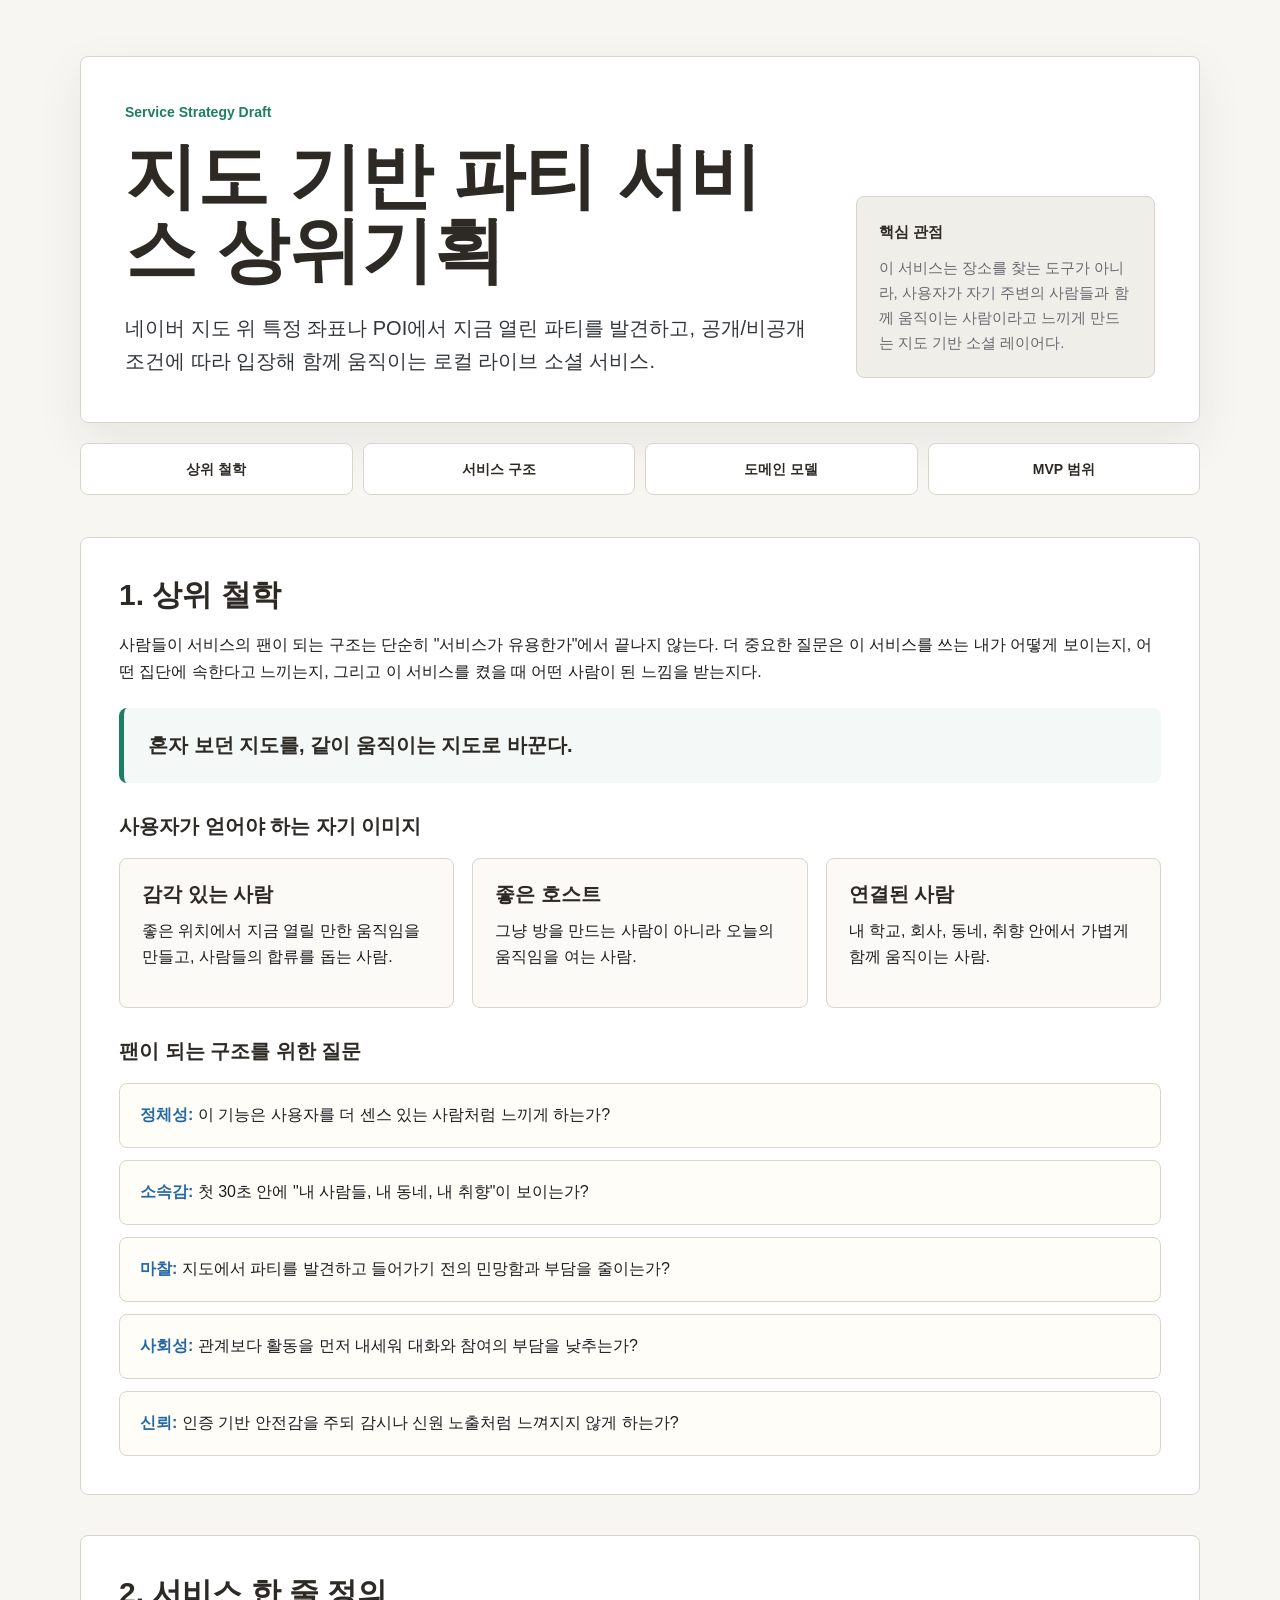
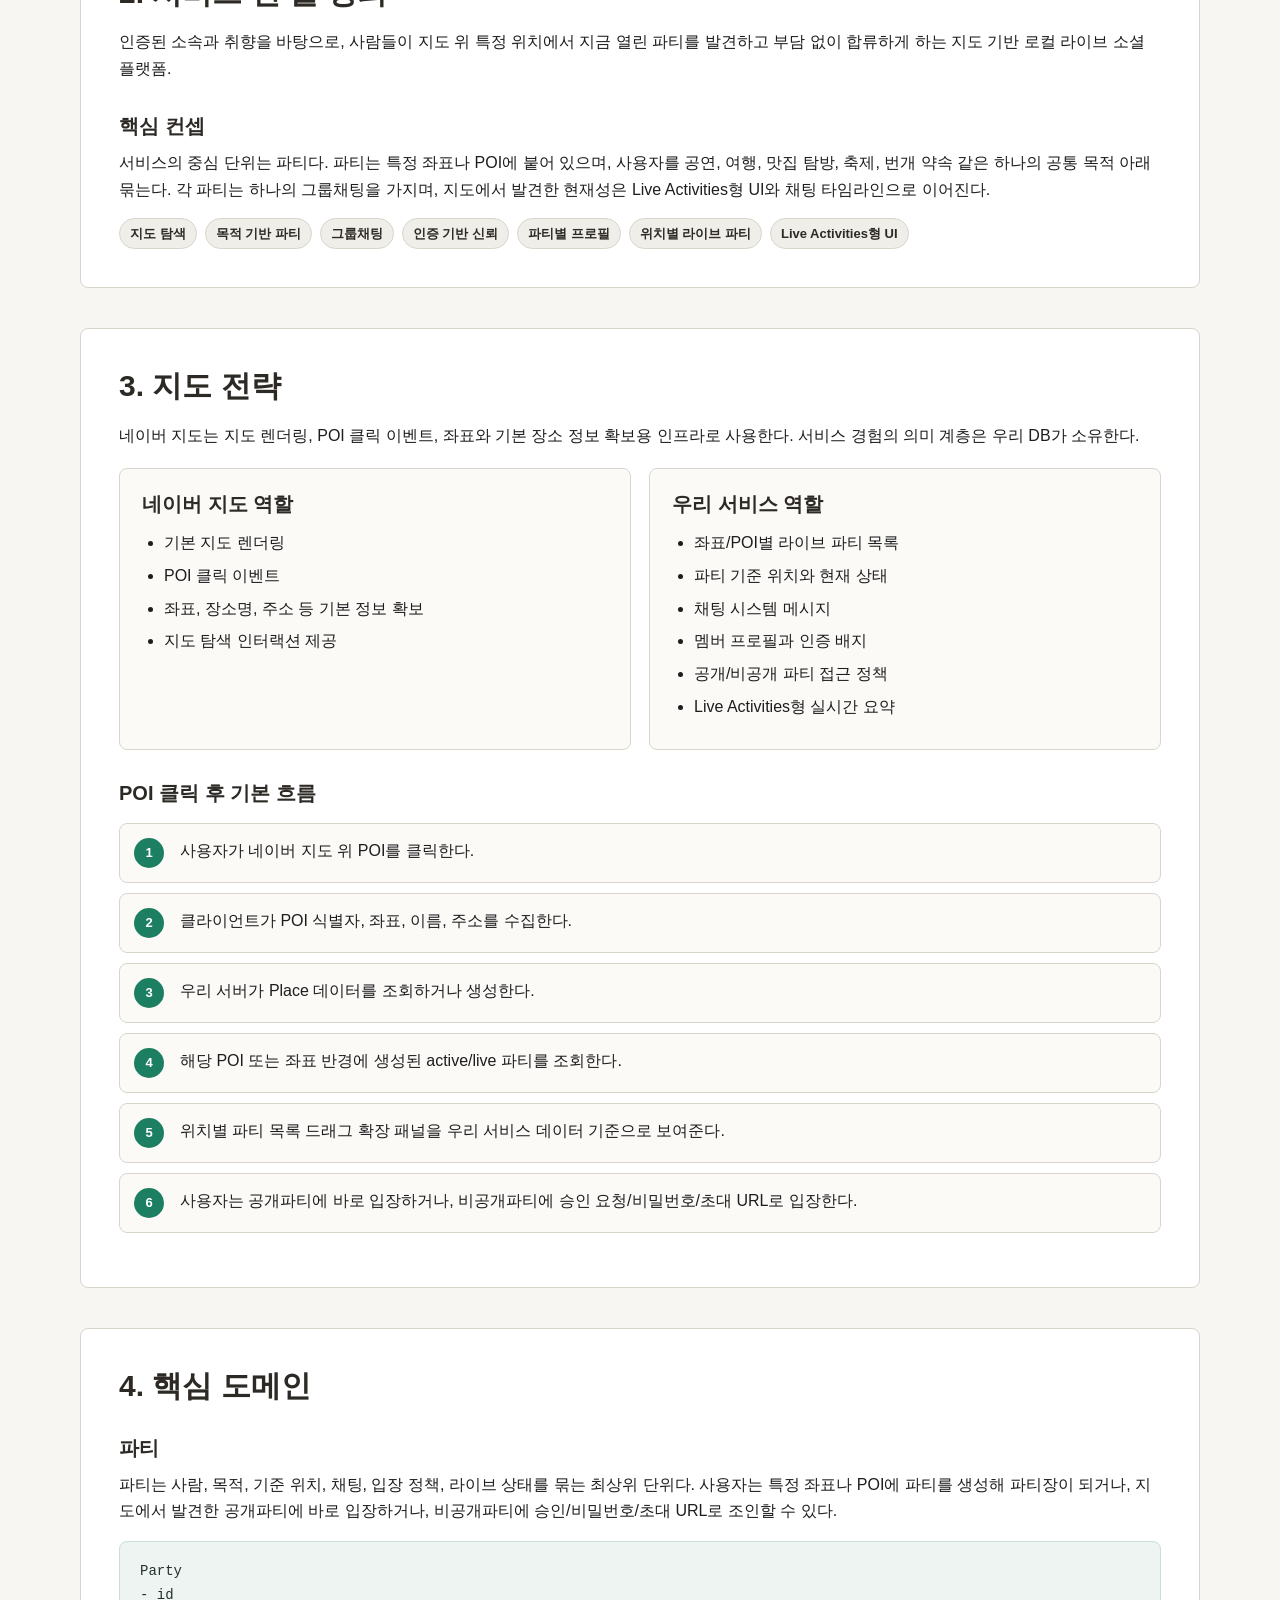
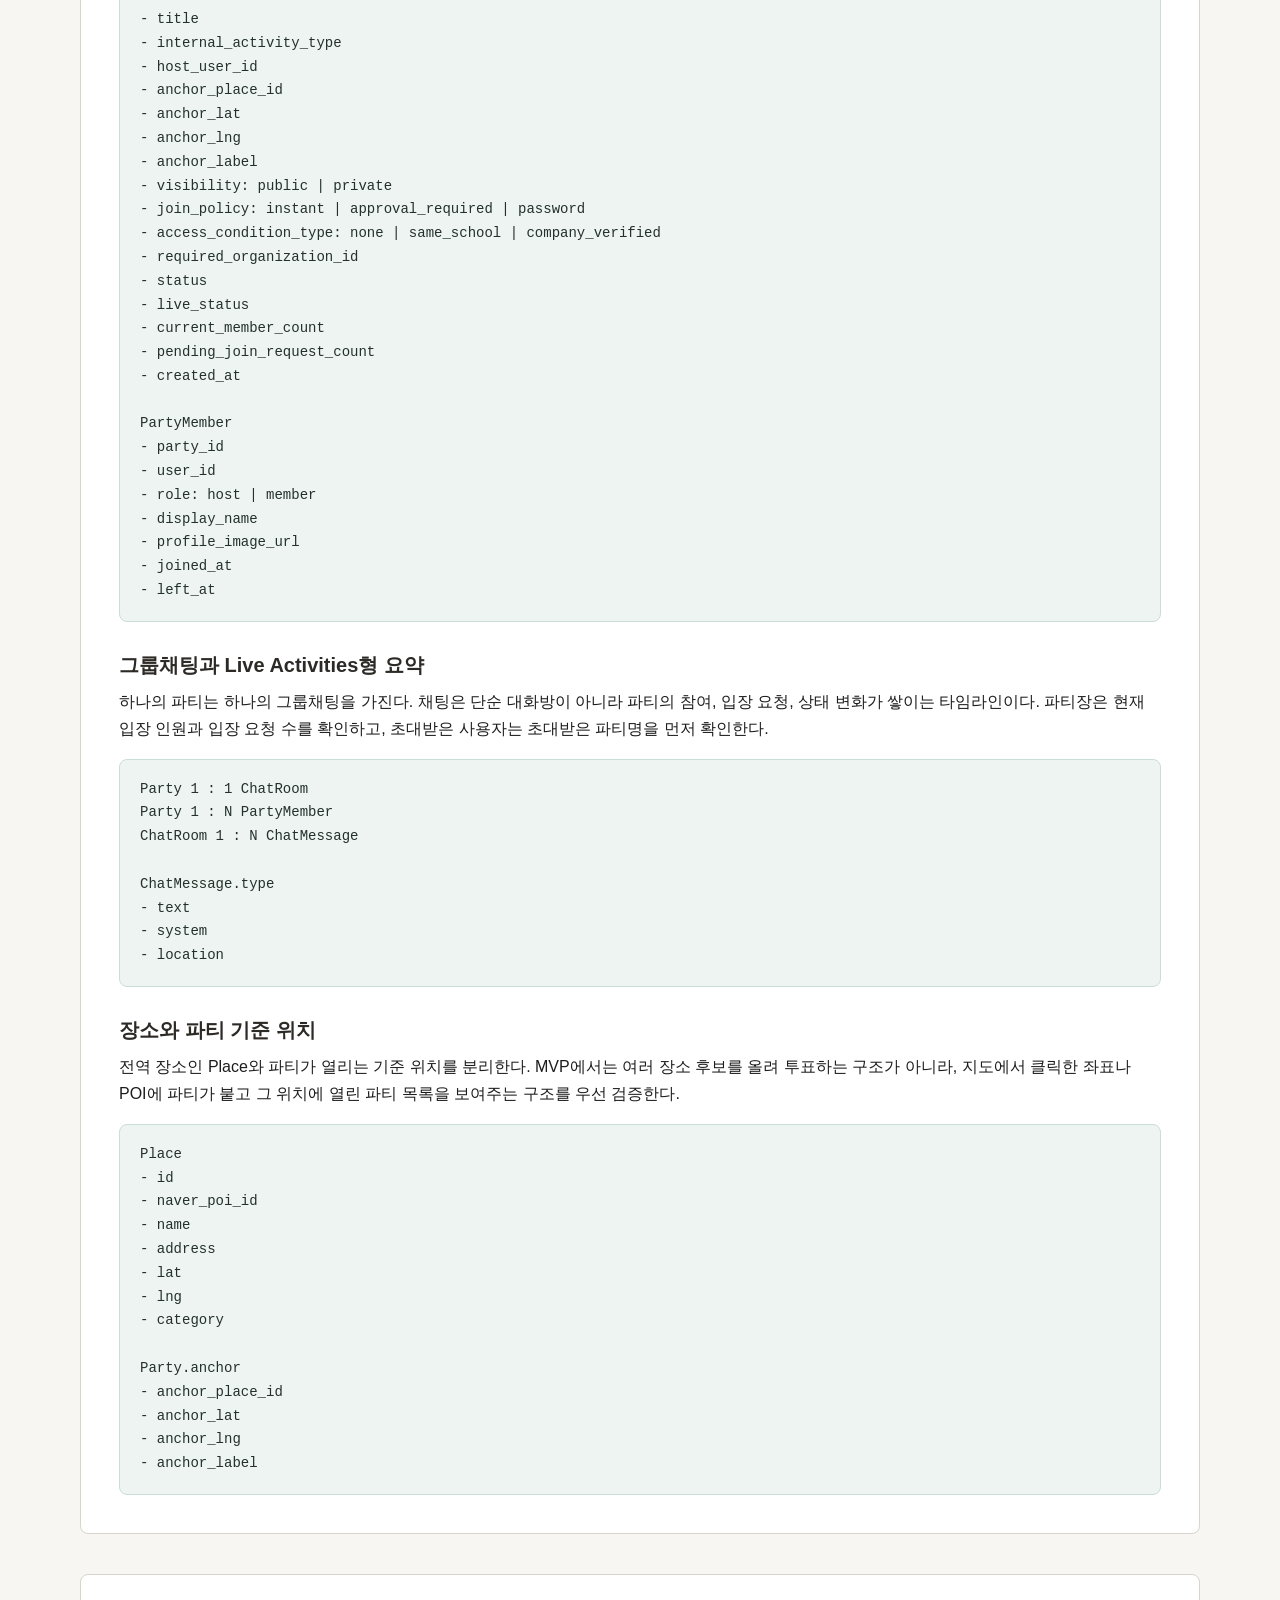
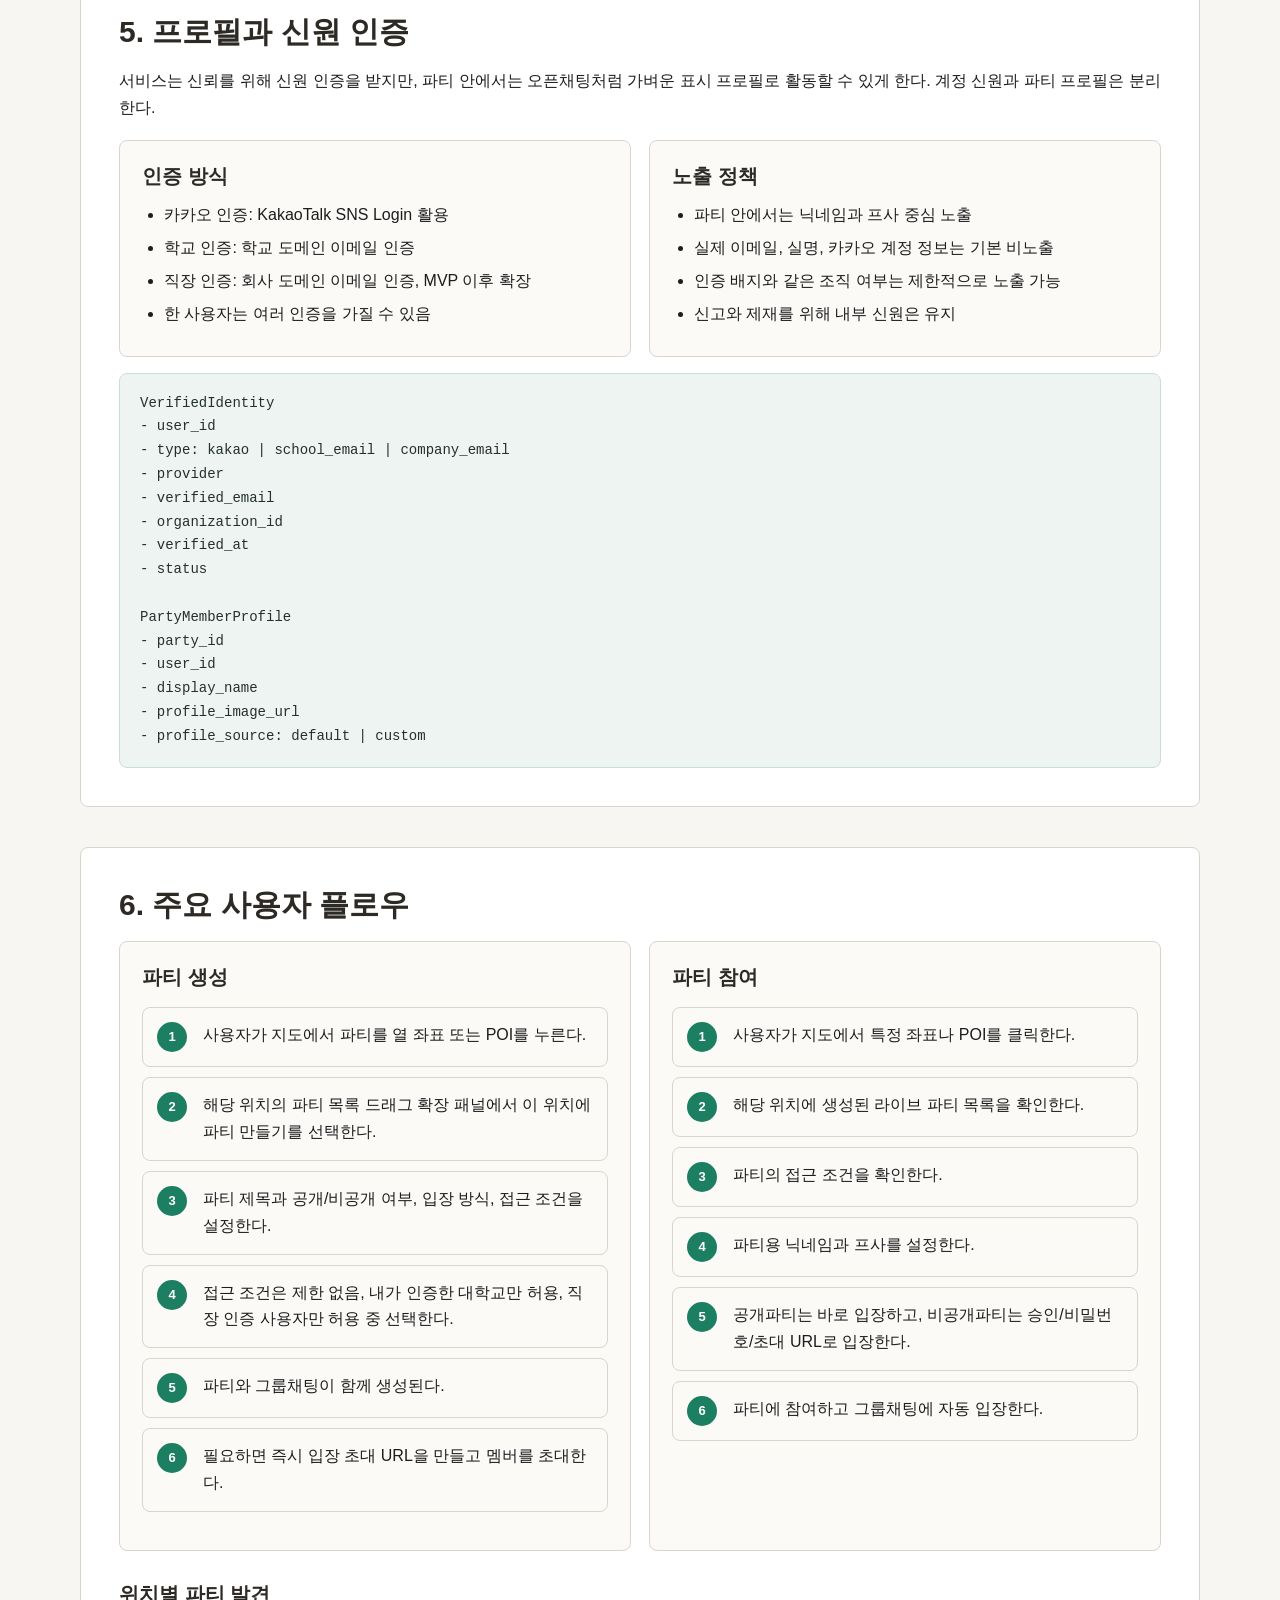
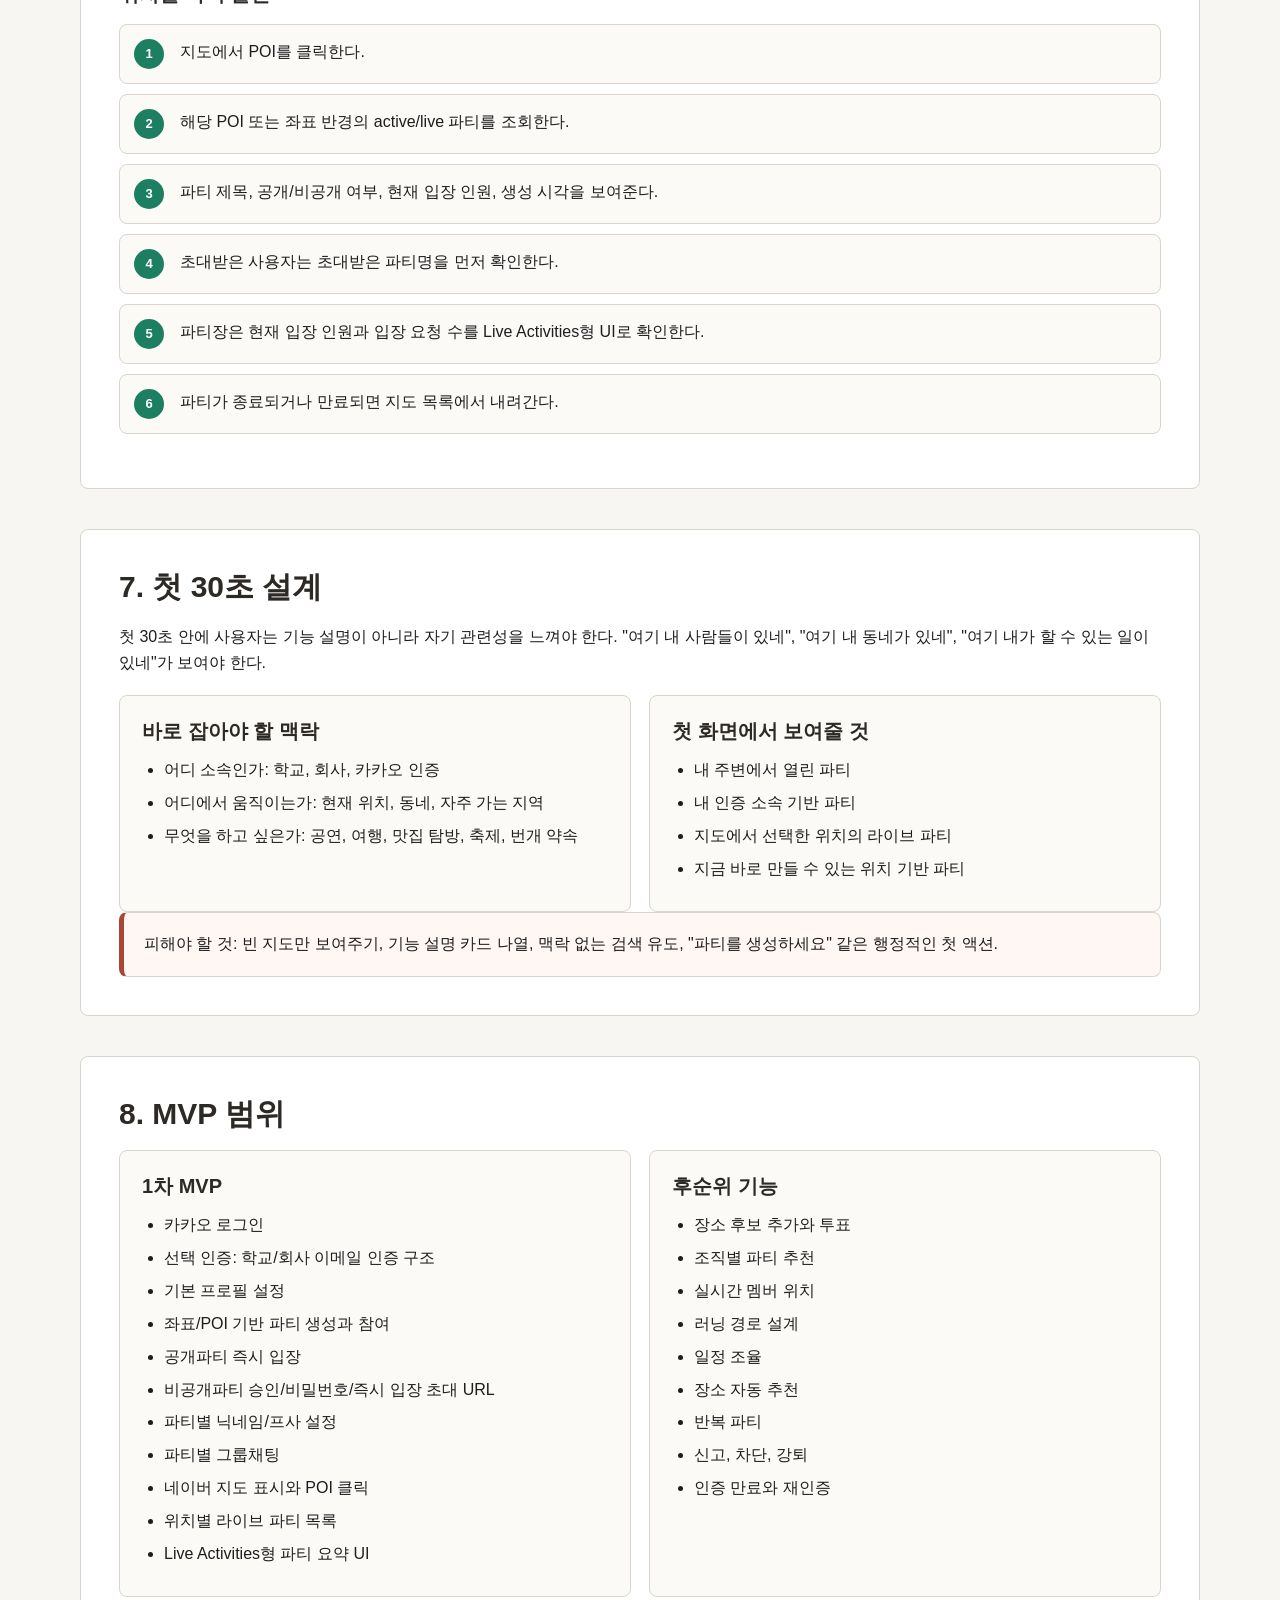
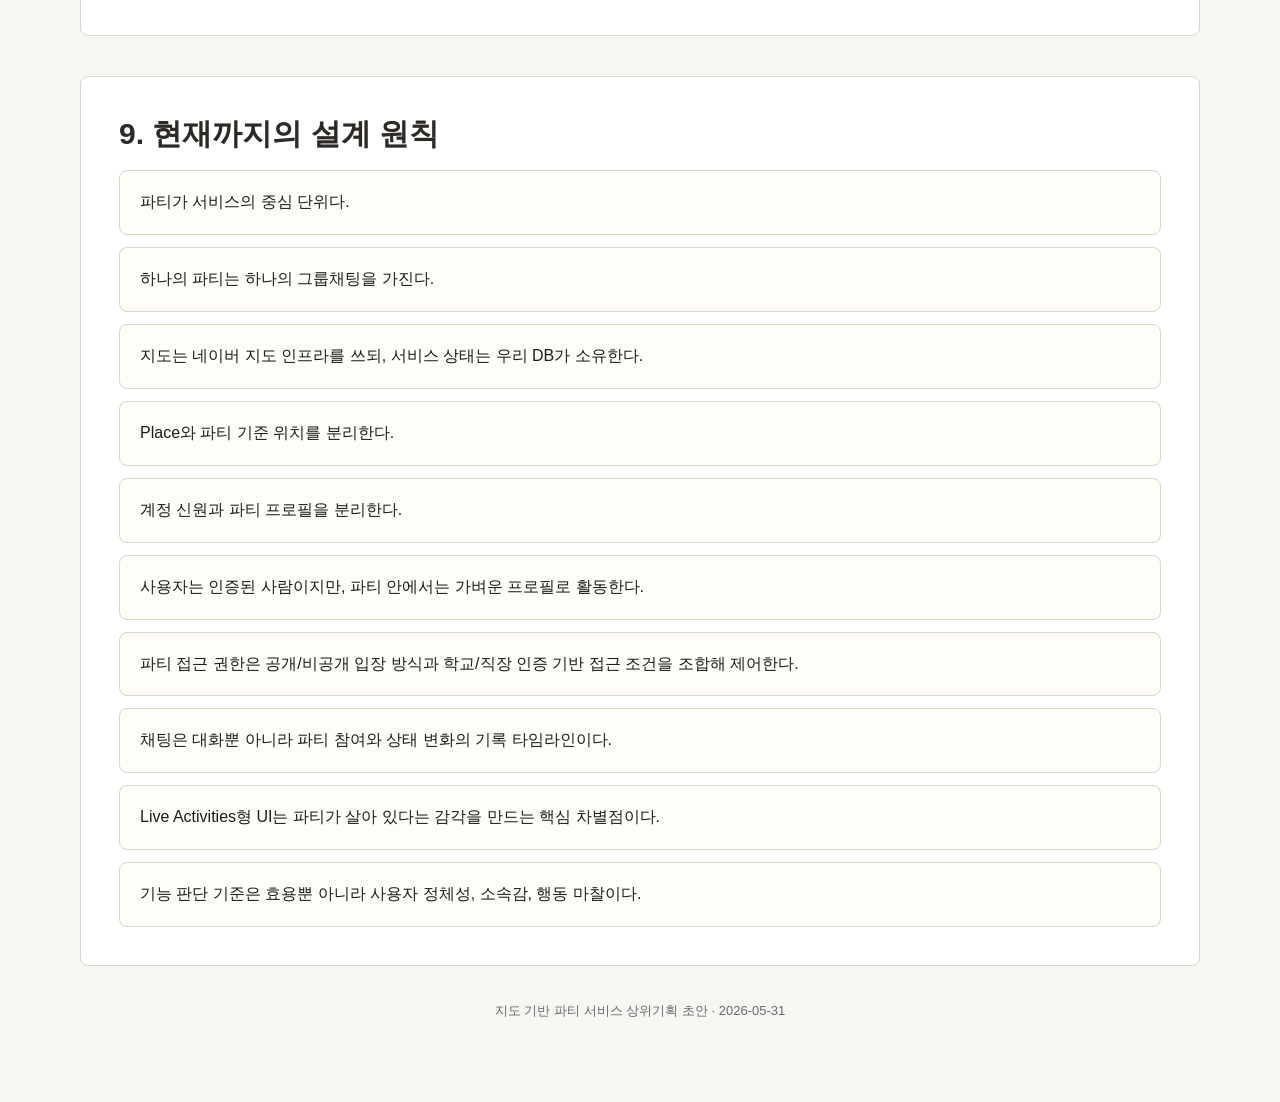
<file: 상위기획.html>
<!doctype html>
<html lang="ko">
<head>
  <meta charset="utf-8">
  <meta name="viewport" content="width=device-width, initial-scale=1">
  <title>지도 기반 파티 서비스 상위기획</title>
  <style>
    :root {
      --bg: #f7f6f2;
      --surface: #ffffff;
      --surface-soft: #f0eee8;
      --text: #1d1d1f;
      --muted: #686b70;
      --line: #d9d5cc;
      --green: #1d7f62;
      --blue: #2368a2;
      --red: #a84736;
      --ink: #2d2a26;
      --shadow: 0 18px 48px rgba(45, 42, 38, 0.08);
    }

    * {
      box-sizing: border-box;
    }

    body {
      margin: 0;
      background: var(--bg);
      color: var(--text);
      font-family: -apple-system, BlinkMacSystemFont, "Segoe UI", "Apple SD Gothic Neo",
        "Noto Sans KR", "Malgun Gothic", sans-serif;
      line-height: 1.68;
      letter-spacing: 0;
    }

    .page {
      width: min(1120px, calc(100% - 40px));
      margin: 0 auto;
      padding: 56px 0 80px;
    }

    header {
      display: grid;
      grid-template-columns: minmax(0, 1.4fr) minmax(280px, 0.6fr);
      gap: 32px;
      align-items: end;
      padding: 44px;
      background: var(--surface);
      border: 1px solid var(--line);
      border-radius: 8px;
      box-shadow: var(--shadow);
    }

    .eyebrow {
      margin: 0 0 14px;
      color: var(--green);
      font-size: 14px;
      font-weight: 800;
    }

    h1 {
      margin: 0;
      color: var(--ink);
      font-size: clamp(34px, 6vw, 72px);
      line-height: 1.04;
      letter-spacing: 0;
    }

    .lead {
      margin: 24px 0 0;
      color: #33363a;
      font-size: 20px;
      line-height: 1.65;
      max-width: 760px;
    }

    .hero-note {
      padding: 22px;
      background: var(--surface-soft);
      border: 1px solid var(--line);
      border-radius: 8px;
    }

    .hero-note strong {
      display: block;
      margin-bottom: 10px;
      color: var(--ink);
      font-size: 15px;
    }

    .hero-note p {
      margin: 0;
      color: var(--muted);
      font-size: 15px;
    }

    nav {
      display: grid;
      grid-template-columns: repeat(4, minmax(0, 1fr));
      gap: 10px;
      margin: 20px 0 42px;
    }

    nav a {
      min-height: 52px;
      display: flex;
      align-items: center;
      justify-content: center;
      padding: 10px 12px;
      color: var(--ink);
      text-decoration: none;
      background: var(--surface);
      border: 1px solid var(--line);
      border-radius: 8px;
      font-size: 14px;
      font-weight: 750;
    }

    section {
      margin-top: 40px;
      padding: 38px;
      background: var(--surface);
      border: 1px solid var(--line);
      border-radius: 8px;
    }

    h2 {
      margin: 0 0 18px;
      color: var(--ink);
      font-size: 30px;
      line-height: 1.25;
      letter-spacing: 0;
    }

    h3 {
      margin: 30px 0 10px;
      color: var(--ink);
      font-size: 20px;
      line-height: 1.35;
      letter-spacing: 0;
    }

    p {
      margin: 0 0 14px;
    }

    ul {
      margin: 12px 0 0;
      padding-left: 22px;
    }

    li {
      margin: 6px 0;
    }

    .quote {
      margin: 22px 0 0;
      padding: 22px 24px;
      color: var(--ink);
      background: #f4f8f6;
      border-left: 5px solid var(--green);
      border-radius: 8px;
      font-size: 20px;
      font-weight: 760;
      line-height: 1.55;
    }

    .grid {
      display: grid;
      grid-template-columns: repeat(2, minmax(0, 1fr));
      gap: 18px;
      margin-top: 18px;
    }

    .grid.three {
      grid-template-columns: repeat(3, minmax(0, 1fr));
    }

    .card {
      padding: 22px;
      background: #fbfaf7;
      border: 1px solid var(--line);
      border-radius: 8px;
    }

    .card h3 {
      margin-top: 0;
    }

    .tag-row {
      display: flex;
      flex-wrap: wrap;
      gap: 8px;
      margin-top: 14px;
    }

    .tag {
      display: inline-flex;
      align-items: center;
      min-height: 30px;
      padding: 4px 10px;
      color: var(--ink);
      background: var(--surface-soft);
      border: 1px solid var(--line);
      border-radius: 999px;
      font-size: 13px;
      font-weight: 700;
      white-space: nowrap;
    }

    .model {
      margin-top: 16px;
      padding: 18px 20px;
      overflow-x: auto;
      color: #24302b;
      background: #eef4f1;
      border: 1px solid #cbded5;
      border-radius: 8px;
      font-family: ui-monospace, SFMono-Regular, Menlo, Consolas, "Liberation Mono", monospace;
      font-size: 14px;
      line-height: 1.7;
      white-space: pre;
    }

    .flow {
      counter-reset: flow;
      display: grid;
      gap: 10px;
      margin-top: 16px;
      padding: 0;
      list-style: none;
    }

    .flow li {
      counter-increment: flow;
      display: grid;
      grid-template-columns: 34px 1fr;
      gap: 12px;
      align-items: start;
      margin: 0;
      padding: 14px;
      background: #fbfaf7;
      border: 1px solid var(--line);
      border-radius: 8px;
    }

    .flow li::before {
      content: counter(flow);
      display: inline-flex;
      align-items: center;
      justify-content: center;
      width: 30px;
      height: 30px;
      color: #fff;
      background: var(--green);
      border-radius: 50%;
      font-size: 13px;
      font-weight: 800;
    }

    .principles {
      display: grid;
      gap: 12px;
      margin-top: 18px;
    }

    .principle {
      padding: 18px 20px;
      background: #fffdf8;
      border: 1px solid var(--line);
      border-radius: 8px;
    }

    .principle strong {
      color: var(--blue);
    }

    .warning {
      border-left: 5px solid var(--red);
      background: #fff7f4;
    }

    footer {
      margin-top: 34px;
      color: var(--muted);
      font-size: 13px;
      text-align: center;
    }

    @media (max-width: 820px) {
      .page {
        width: min(100% - 24px, 1120px);
        padding-top: 24px;
      }

      header,
      .grid,
      .grid.three {
        grid-template-columns: 1fr;
      }

      header,
      section {
        padding: 24px;
      }

      nav {
        grid-template-columns: repeat(2, minmax(0, 1fr));
      }

      h2 {
        font-size: 25px;
      }
    }
  </style>
</head>
<body>
  <main class="page">
    <header>
      <div>
        <p class="eyebrow">Service Strategy Draft</p>
        <h1>지도 기반 파티 서비스 상위기획</h1>
        <p class="lead">
          네이버 지도 위 특정 좌표나 POI에서 지금 열린 파티를 발견하고,
          공개/비공개 조건에 따라 입장해 함께 움직이는 로컬 라이브 소셜 서비스.
        </p>
      </div>
      <aside class="hero-note">
        <strong>핵심 관점</strong>
        <p>
          이 서비스는 장소를 찾는 도구가 아니라, 사용자가 자기 주변의 사람들과
          함께 움직이는 사람이라고 느끼게 만드는 지도 기반 소셜 레이어다.
        </p>
      </aside>
    </header>

    <nav aria-label="문서 목차">
      <a href="#philosophy">상위 철학</a>
      <a href="#concept">서비스 구조</a>
      <a href="#domain">도메인 모델</a>
      <a href="#mvp">MVP 범위</a>
    </nav>

    <section id="philosophy">
      <h2>1. 상위 철학</h2>
      <p>
        사람들이 서비스의 팬이 되는 구조는 단순히 "서비스가 유용한가"에서 끝나지 않는다.
        더 중요한 질문은 이 서비스를 쓰는 내가 어떻게 보이는지, 어떤 집단에 속한다고
        느끼는지, 그리고 이 서비스를 켰을 때 어떤 사람이 된 느낌을 받는지다.
      </p>
      <div class="quote">
        혼자 보던 지도를, 같이 움직이는 지도로 바꾼다.
      </div>

      <h3>사용자가 얻어야 하는 자기 이미지</h3>
      <div class="grid three">
        <div class="card">
          <h3>감각 있는 사람</h3>
          <p>좋은 위치에서 지금 열릴 만한 움직임을 만들고, 사람들의 합류를 돕는 사람.</p>
        </div>
        <div class="card">
          <h3>좋은 호스트</h3>
          <p>그냥 방을 만드는 사람이 아니라 오늘의 움직임을 여는 사람.</p>
        </div>
        <div class="card">
          <h3>연결된 사람</h3>
          <p>내 학교, 회사, 동네, 취향 안에서 가볍게 함께 움직이는 사람.</p>
        </div>
      </div>

      <h3>팬이 되는 구조를 위한 질문</h3>
      <div class="principles">
        <div class="principle"><strong>정체성:</strong> 이 기능은 사용자를 더 센스 있는 사람처럼 느끼게 하는가?</div>
        <div class="principle"><strong>소속감:</strong> 첫 30초 안에 "내 사람들, 내 동네, 내 취향"이 보이는가?</div>
        <div class="principle"><strong>마찰:</strong> 지도에서 파티를 발견하고 들어가기 전의 민망함과 부담을 줄이는가?</div>
        <div class="principle"><strong>사회성:</strong> 관계보다 활동을 먼저 내세워 대화와 참여의 부담을 낮추는가?</div>
        <div class="principle"><strong>신뢰:</strong> 인증 기반 안전감을 주되 감시나 신원 노출처럼 느껴지지 않게 하는가?</div>
      </div>
    </section>

    <section id="concept">
      <h2>2. 서비스 한 줄 정의</h2>
      <p>
        인증된 소속과 취향을 바탕으로, 사람들이 지도 위 특정 위치에서 지금 열린
        파티를 발견하고 부담 없이 합류하게 하는 지도 기반 로컬 라이브 소셜 플랫폼.
      </p>

      <h3>핵심 컨셉</h3>
      <p>
        서비스의 중심 단위는 파티다. 파티는 특정 좌표나 POI에 붙어 있으며,
        사용자를 공연, 여행, 맛집 탐방, 축제, 번개 약속 같은 하나의 공통 목적 아래
        묶는다. 각 파티는 하나의 그룹채팅을 가지며, 지도에서 발견한 현재성은
        Live Activities형 UI와 채팅 타임라인으로 이어진다.
      </p>

      <div class="tag-row">
        <span class="tag">지도 탐색</span>
        <span class="tag">목적 기반 파티</span>
        <span class="tag">그룹채팅</span>
        <span class="tag">인증 기반 신뢰</span>
        <span class="tag">파티별 프로필</span>
        <span class="tag">위치별 라이브 파티</span>
        <span class="tag">Live Activities형 UI</span>
      </div>
    </section>

    <section>
      <h2>3. 지도 전략</h2>
      <p>
        네이버 지도는 지도 렌더링, POI 클릭 이벤트, 좌표와 기본 장소 정보 확보용
        인프라로 사용한다. 서비스 경험의 의미 계층은 우리 DB가 소유한다.
      </p>

      <div class="grid">
        <div class="card">
          <h3>네이버 지도 역할</h3>
          <ul>
            <li>기본 지도 렌더링</li>
            <li>POI 클릭 이벤트</li>
            <li>좌표, 장소명, 주소 등 기본 정보 확보</li>
            <li>지도 탐색 인터랙션 제공</li>
          </ul>
        </div>
        <div class="card">
          <h3>우리 서비스 역할</h3>
          <ul>
            <li>좌표/POI별 라이브 파티 목록</li>
            <li>파티 기준 위치와 현재 상태</li>
            <li>채팅 시스템 메시지</li>
            <li>멤버 프로필과 인증 배지</li>
            <li>공개/비공개 파티 접근 정책</li>
            <li>Live Activities형 실시간 요약</li>
          </ul>
        </div>
      </div>

      <h3>POI 클릭 후 기본 흐름</h3>
      <ol class="flow">
        <li>사용자가 네이버 지도 위 POI를 클릭한다.</li>
        <li>클라이언트가 POI 식별자, 좌표, 이름, 주소를 수집한다.</li>
        <li>우리 서버가 Place 데이터를 조회하거나 생성한다.</li>
        <li>해당 POI 또는 좌표 반경에 생성된 active/live 파티를 조회한다.</li>
        <li>위치별 파티 목록 드래그 확장 패널을 우리 서비스 데이터 기준으로 보여준다.</li>
        <li>사용자는 공개파티에 바로 입장하거나, 비공개파티에 승인 요청/비밀번호/초대 URL로 입장한다.</li>
      </ol>
    </section>

    <section id="domain">
      <h2>4. 핵심 도메인</h2>
      <h3>파티</h3>
      <p>
        파티는 사람, 목적, 기준 위치, 채팅, 입장 정책, 라이브 상태를 묶는 최상위 단위다.
        사용자는 특정 좌표나 POI에 파티를 생성해 파티장이 되거나, 지도에서 발견한 공개파티에
        바로 입장하거나, 비공개파티에 승인/비밀번호/초대 URL로 조인할 수 있다.
      </p>
      <div class="model">Party
- id
- title
- internal_activity_type
- host_user_id
- anchor_place_id
- anchor_lat
- anchor_lng
- anchor_label
- visibility: public | private
- join_policy: instant | approval_required | password
- access_condition_type: none | same_school | company_verified
- required_organization_id
- status
- live_status
- current_member_count
- pending_join_request_count
- created_at

PartyMember
- party_id
- user_id
- role: host | member
- display_name
- profile_image_url
- joined_at
- left_at</div>

      <h3>그룹채팅과 Live Activities형 요약</h3>
      <p>
        하나의 파티는 하나의 그룹채팅을 가진다. 채팅은 단순 대화방이 아니라 파티의
        참여, 입장 요청, 상태 변화가 쌓이는 타임라인이다. 파티장은 현재 입장 인원과
        입장 요청 수를 확인하고, 초대받은 사용자는 초대받은 파티명을 먼저 확인한다.
      </p>
      <div class="model">Party 1 : 1 ChatRoom
Party 1 : N PartyMember
ChatRoom 1 : N ChatMessage

ChatMessage.type
- text
- system
- location</div>

      <h3>장소와 파티 기준 위치</h3>
      <p>
        전역 장소인 Place와 파티가 열리는 기준 위치를 분리한다. MVP에서는 여러 장소 후보를
        올려 투표하는 구조가 아니라, 지도에서 클릭한 좌표나 POI에 파티가 붙고 그 위치에
        열린 파티 목록을 보여주는 구조를 우선 검증한다.
      </p>
      <div class="model">Place
- id
- naver_poi_id
- name
- address
- lat
- lng
- category

Party.anchor
- anchor_place_id
- anchor_lat
- anchor_lng
- anchor_label</div>
    </section>

    <section>
      <h2>5. 프로필과 신원 인증</h2>
      <p>
        서비스는 신뢰를 위해 신원 인증을 받지만, 파티 안에서는 오픈채팅처럼 가벼운
        표시 프로필로 활동할 수 있게 한다. 계정 신원과 파티 프로필은 분리한다.
      </p>

      <div class="grid">
        <div class="card">
          <h3>인증 방식</h3>
          <ul>
            <li>카카오 인증: KakaoTalk SNS Login 활용</li>
            <li>학교 인증: 학교 도메인 이메일 인증</li>
            <li>직장 인증: 회사 도메인 이메일 인증, MVP 이후 확장</li>
            <li>한 사용자는 여러 인증을 가질 수 있음</li>
          </ul>
        </div>
        <div class="card">
          <h3>노출 정책</h3>
          <ul>
            <li>파티 안에서는 닉네임과 프사 중심 노출</li>
            <li>실제 이메일, 실명, 카카오 계정 정보는 기본 비노출</li>
            <li>인증 배지와 같은 조직 여부는 제한적으로 노출 가능</li>
            <li>신고와 제재를 위해 내부 신원은 유지</li>
          </ul>
        </div>
      </div>

      <div class="model">VerifiedIdentity
- user_id
- type: kakao | school_email | company_email
- provider
- verified_email
- organization_id
- verified_at
- status

PartyMemberProfile
- party_id
- user_id
- display_name
- profile_image_url
- profile_source: default | custom</div>
    </section>

    <section>
      <h2>6. 주요 사용자 플로우</h2>
      <div class="grid">
        <div class="card">
          <h3>파티 생성</h3>
          <ol class="flow">
            <li>사용자가 지도에서 파티를 열 좌표 또는 POI를 누른다.</li>
            <li>해당 위치의 파티 목록 드래그 확장 패널에서 이 위치에 파티 만들기를 선택한다.</li>
            <li>파티 제목과 공개/비공개 여부, 입장 방식, 접근 조건을 설정한다.</li>
            <li>접근 조건은 제한 없음, 내가 인증한 대학교만 허용, 직장 인증 사용자만 허용 중 선택한다.</li>
            <li>파티와 그룹채팅이 함께 생성된다.</li>
            <li>필요하면 즉시 입장 초대 URL을 만들고 멤버를 초대한다.</li>
          </ol>
        </div>
        <div class="card">
          <h3>파티 참여</h3>
          <ol class="flow">
            <li>사용자가 지도에서 특정 좌표나 POI를 클릭한다.</li>
            <li>해당 위치에 생성된 라이브 파티 목록을 확인한다.</li>
            <li>파티의 접근 조건을 확인한다.</li>
            <li>파티용 닉네임과 프사를 설정한다.</li>
            <li>공개파티는 바로 입장하고, 비공개파티는 승인/비밀번호/초대 URL로 입장한다.</li>
            <li>파티에 참여하고 그룹채팅에 자동 입장한다.</li>
          </ol>
        </div>
      </div>

      <h3>위치별 파티 발견</h3>
      <ol class="flow">
        <li>지도에서 POI를 클릭한다.</li>
        <li>해당 POI 또는 좌표 반경의 active/live 파티를 조회한다.</li>
        <li>파티 제목, 공개/비공개 여부, 현재 입장 인원, 생성 시각을 보여준다.</li>
        <li>초대받은 사용자는 초대받은 파티명을 먼저 확인한다.</li>
        <li>파티장은 현재 입장 인원과 입장 요청 수를 Live Activities형 UI로 확인한다.</li>
        <li>파티가 종료되거나 만료되면 지도 목록에서 내려간다.</li>
      </ol>
    </section>

    <section>
      <h2>7. 첫 30초 설계</h2>
      <p>
        첫 30초 안에 사용자는 기능 설명이 아니라 자기 관련성을 느껴야 한다.
        "여기 내 사람들이 있네", "여기 내 동네가 있네", "여기 내가 할 수 있는 일이 있네"가 보여야 한다.
      </p>

      <div class="grid">
        <div class="card">
          <h3>바로 잡아야 할 맥락</h3>
          <ul>
            <li>어디 소속인가: 학교, 회사, 카카오 인증</li>
            <li>어디에서 움직이는가: 현재 위치, 동네, 자주 가는 지역</li>
            <li>무엇을 하고 싶은가: 공연, 여행, 맛집 탐방, 축제, 번개 약속</li>
          </ul>
        </div>
        <div class="card">
          <h3>첫 화면에서 보여줄 것</h3>
          <ul>
            <li>내 주변에서 열린 파티</li>
            <li>내 인증 소속 기반 파티</li>
            <li>지도에서 선택한 위치의 라이브 파티</li>
            <li>지금 바로 만들 수 있는 위치 기반 파티</li>
          </ul>
        </div>
      </div>

      <div class="principle warning">
        피해야 할 것: 빈 지도만 보여주기, 기능 설명 카드 나열, 맥락 없는 검색 유도,
        "파티를 생성하세요" 같은 행정적인 첫 액션.
      </div>
    </section>

    <section id="mvp">
      <h2>8. MVP 범위</h2>
      <div class="grid">
        <div class="card">
          <h3>1차 MVP</h3>
          <ul>
            <li>카카오 로그인</li>
            <li>선택 인증: 학교/회사 이메일 인증 구조</li>
            <li>기본 프로필 설정</li>
            <li>좌표/POI 기반 파티 생성과 참여</li>
            <li>공개파티 즉시 입장</li>
            <li>비공개파티 승인/비밀번호/즉시 입장 초대 URL</li>
            <li>파티별 닉네임/프사 설정</li>
            <li>파티별 그룹채팅</li>
            <li>네이버 지도 표시와 POI 클릭</li>
            <li>위치별 라이브 파티 목록</li>
            <li>Live Activities형 파티 요약 UI</li>
          </ul>
        </div>
        <div class="card">
          <h3>후순위 기능</h3>
          <ul>
            <li>장소 후보 추가와 투표</li>
            <li>조직별 파티 추천</li>
            <li>실시간 멤버 위치</li>
            <li>러닝 경로 설계</li>
            <li>일정 조율</li>
            <li>장소 자동 추천</li>
            <li>반복 파티</li>
            <li>신고, 차단, 강퇴</li>
            <li>인증 만료와 재인증</li>
          </ul>
        </div>
      </div>
    </section>

    <section>
      <h2>9. 현재까지의 설계 원칙</h2>
      <div class="principles">
        <div class="principle">파티가 서비스의 중심 단위다.</div>
        <div class="principle">하나의 파티는 하나의 그룹채팅을 가진다.</div>
        <div class="principle">지도는 네이버 지도 인프라를 쓰되, 서비스 상태는 우리 DB가 소유한다.</div>
        <div class="principle">Place와 파티 기준 위치를 분리한다.</div>
        <div class="principle">계정 신원과 파티 프로필을 분리한다.</div>
        <div class="principle">사용자는 인증된 사람이지만, 파티 안에서는 가벼운 프로필로 활동한다.</div>
        <div class="principle">파티 접근 권한은 공개/비공개 입장 방식과 학교/직장 인증 기반 접근 조건을 조합해 제어한다.</div>
        <div class="principle">채팅은 대화뿐 아니라 파티 참여와 상태 변화의 기록 타임라인이다.</div>
        <div class="principle">Live Activities형 UI는 파티가 살아 있다는 감각을 만드는 핵심 차별점이다.</div>
        <div class="principle">기능 판단 기준은 효용뿐 아니라 사용자 정체성, 소속감, 행동 마찰이다.</div>
      </div>
    </section>

    <footer>
      지도 기반 파티 서비스 상위기획 초안 · 2026-05-31
    </footer>
  </main>
</body>
</html>
</file>
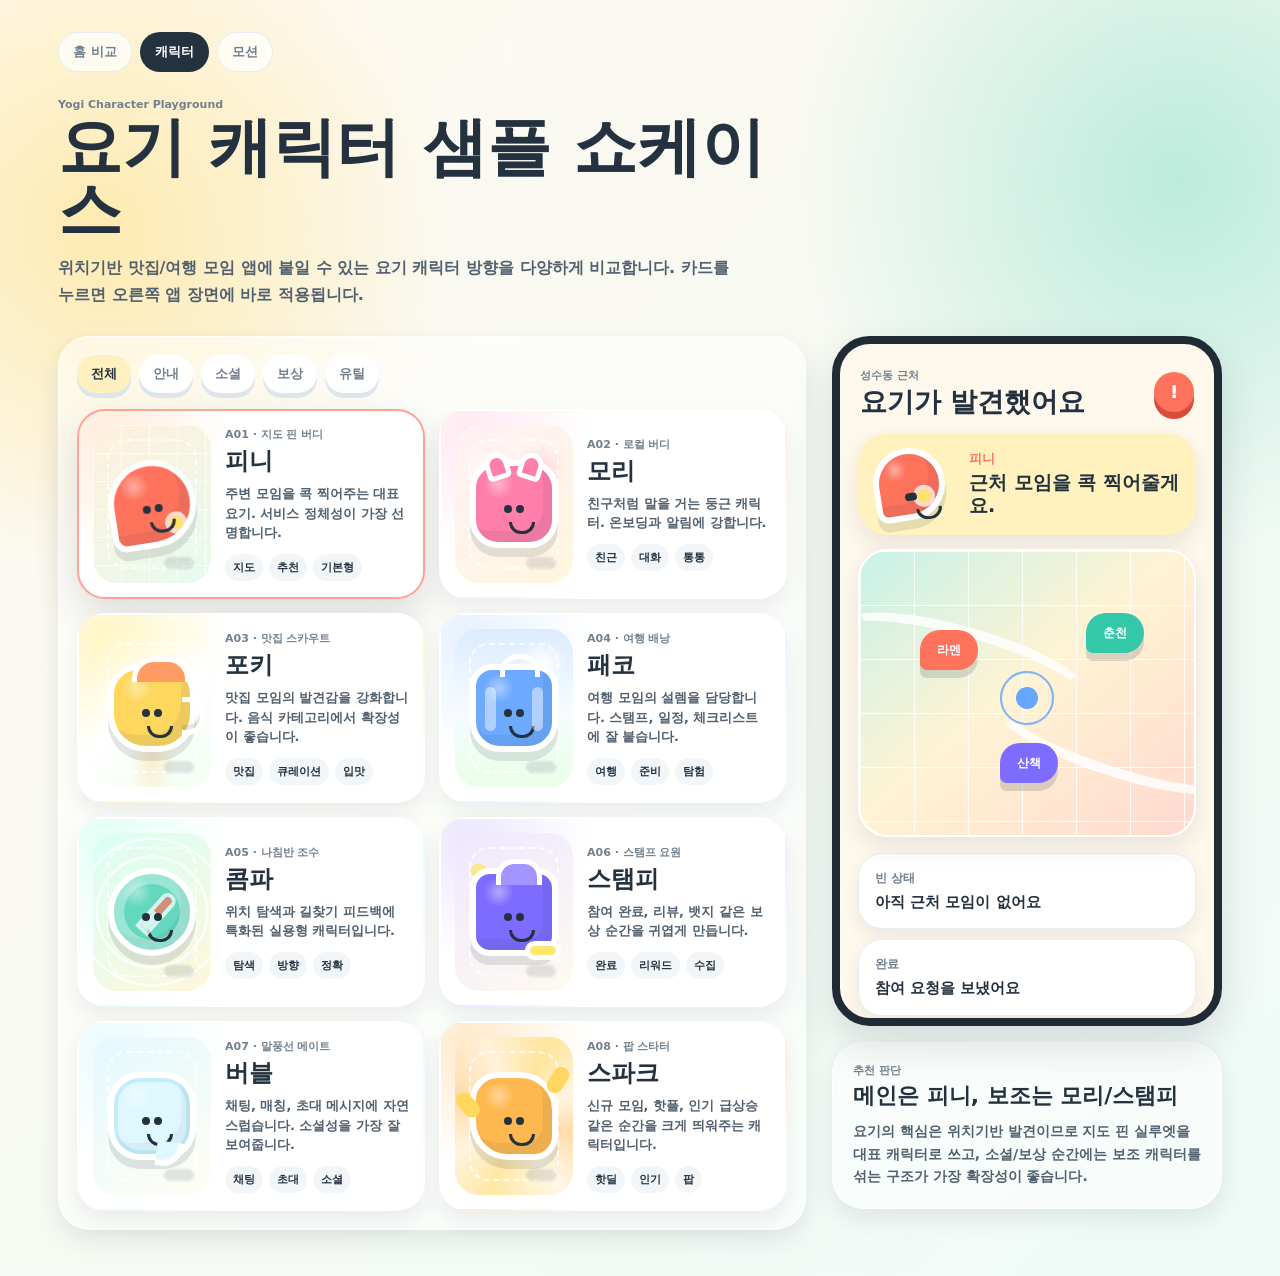
<file: romi-demo/characters.html>
<!doctype html>
<html lang="ko">
  <head>
    <meta charset="UTF-8" />
    <meta name="viewport" content="width=device-width, initial-scale=1.0" />
    <title>요기 캐릭터 쇼케이스</title>
    <link rel="stylesheet" href="./characters.css" />
  </head>
  <body>
    <header class="showcase-header">
      <nav class="top-nav" aria-label="쇼케이스 이동">
        <a href="./index.html">홈 비교</a>
        <a class="is-active" href="./characters.html">캐릭터</a>
        <a href="./motion.html">모션</a>
      </nav>
      <p class="eyebrow">Yogi Character Playground</p>
      <h1>요기 캐릭터 샘플 쇼케이스</h1>
      <p>
        위치기반 맛집/여행 모임 앱에 붙일 수 있는 요기 캐릭터 방향을
        다양하게 비교합니다. 카드를 누르면 오른쪽 앱 장면에 바로 적용됩니다.
      </p>
    </header>

    <main class="showcase-layout">
      <section class="character-board" aria-label="캐릭터 후보">
        <div class="filter-row" aria-label="캐릭터 필터">
          <button class="filter-chip is-active" data-filter="all">전체</button>
          <button class="filter-chip" data-filter="guide">안내</button>
          <button class="filter-chip" data-filter="social">소셜</button>
          <button class="filter-chip" data-filter="reward">보상</button>
          <button class="filter-chip" data-filter="utility">유틸</button>
        </div>

        <div class="character-grid">
          <article class="character-card is-selected" data-character="pinny" data-group="guide">
            <div class="character-art">
              <div class="char char-pinny" aria-hidden="true">
                <span class="face"></span>
              </div>
            </div>
            <div class="character-copy">
              <p class="code">A01 · 지도 핀 버디</p>
              <h2>피니</h2>
              <p>주변 모임을 콕 찍어주는 대표 요기. 서비스 정체성이 가장 선명합니다.</p>
              <div class="trait-row">
                <span>지도</span><span>추천</span><span>기본형</span>
              </div>
            </div>
          </article>

          <article class="character-card" data-character="mori" data-group="social">
            <div class="character-art">
              <div class="char char-mori" aria-hidden="true">
                <span class="ear left"></span>
                <span class="ear right"></span>
                <span class="face"></span>
              </div>
            </div>
            <div class="character-copy">
              <p class="code">A02 · 로컬 버디</p>
              <h2>모리</h2>
              <p>친구처럼 말을 거는 둥근 캐릭터. 온보딩과 알림에 강합니다.</p>
              <div class="trait-row">
                <span>친근</span><span>대화</span><span>통통</span>
              </div>
            </div>
          </article>

          <article class="character-card" data-character="forky" data-group="guide">
            <div class="character-art">
              <div class="char char-forky" aria-hidden="true">
                <span class="handle"></span>
                <span class="face"></span>
              </div>
            </div>
            <div class="character-copy">
              <p class="code">A03 · 맛집 스카우트</p>
              <h2>포키</h2>
              <p>맛집 모임의 발견감을 강화합니다. 음식 카테고리에서 확장성이 좋습니다.</p>
              <div class="trait-row">
                <span>맛집</span><span>큐레이션</span><span>입맛</span>
              </div>
            </div>
          </article>

          <article class="character-card" data-character="packo" data-group="guide">
            <div class="character-art">
              <div class="char char-packo" aria-hidden="true">
                <span class="strap left"></span>
                <span class="strap right"></span>
                <span class="face"></span>
              </div>
            </div>
            <div class="character-copy">
              <p class="code">A04 · 여행 배낭</p>
              <h2>패코</h2>
              <p>여행 모임의 설렘을 담당합니다. 스탬프, 일정, 체크리스트에 잘 붙습니다.</p>
              <div class="trait-row">
                <span>여행</span><span>준비</span><span>탐험</span>
              </div>
            </div>
          </article>

          <article class="character-card" data-character="compa" data-group="utility">
            <div class="character-art">
              <div class="char char-compa" aria-hidden="true">
                <span class="needle"></span>
                <span class="face"></span>
              </div>
            </div>
            <div class="character-copy">
              <p class="code">A05 · 나침반 조수</p>
              <h2>콤파</h2>
              <p>위치 탐색과 길찾기 피드백에 특화된 실용형 캐릭터입니다.</p>
              <div class="trait-row">
                <span>탐색</span><span>방향</span><span>정확</span>
              </div>
            </div>
          </article>

          <article class="character-card" data-character="stampy" data-group="reward">
            <div class="character-art">
              <div class="char char-stampy" aria-hidden="true">
                <span class="stamp-mark"></span>
                <span class="face"></span>
              </div>
            </div>
            <div class="character-copy">
              <p class="code">A06 · 스탬프 요원</p>
              <h2>스탬피</h2>
              <p>참여 완료, 리뷰, 뱃지 같은 보상 순간을 귀엽게 만듭니다.</p>
              <div class="trait-row">
                <span>완료</span><span>리워드</span><span>수집</span>
              </div>
            </div>
          </article>

          <article class="character-card" data-character="bubble" data-group="social">
            <div class="character-art">
              <div class="char char-bubble" aria-hidden="true">
                <span class="tail"></span>
                <span class="face"></span>
              </div>
            </div>
            <div class="character-copy">
              <p class="code">A07 · 말풍선 메이트</p>
              <h2>버블</h2>
              <p>채팅, 매칭, 초대 메시지에 자연스럽습니다. 소셜성을 가장 잘 보여줍니다.</p>
              <div class="trait-row">
                <span>채팅</span><span>초대</span><span>소셜</span>
              </div>
            </div>
          </article>

          <article class="character-card" data-character="spark" data-group="reward">
            <div class="character-art">
              <div class="char char-spark" aria-hidden="true">
                <span class="ray one"></span>
                <span class="ray two"></span>
                <span class="face"></span>
              </div>
            </div>
            <div class="character-copy">
              <p class="code">A08 · 팝 스타터</p>
              <h2>스파크</h2>
              <p>신규 모임, 핫플, 인기 급상승 같은 순간을 크게 띄워주는 캐릭터입니다.</p>
              <div class="trait-row">
                <span>핫딜</span><span>인기</span><span>팝</span>
              </div>
            </div>
          </article>
        </div>
      </section>

      <aside class="preview-panel" aria-label="선택 캐릭터 앱 적용 예시">
        <section class="phone-preview">
          <header class="app-top">
            <div>
              <p class="eyebrow">성수동 근처</p>
              <h2>요기가 발견했어요</h2>
            </div>
            <button aria-label="알림">!</button>
          </header>

          <section class="hero-message">
            <div class="preview-character" aria-hidden="true"></div>
            <div>
              <p class="preview-name">피니</p>
              <h3 class="preview-line">근처 모임을 콕 찍어줄게요.</h3>
            </div>
          </section>

          <section class="map-scene" aria-label="지도 적용 예시">
            <div class="path path-a"></div>
            <div class="path path-b"></div>
            <span class="map-pin food">라멘</span>
            <span class="map-pin travel">춘천</span>
            <span class="map-pin social">산책</span>
            <div class="location-pulse"></div>
          </section>

          <section class="state-strip" aria-label="상태 적용 예시">
            <article>
              <span>빈 상태</span>
              <strong class="empty-copy">아직 근처 모임이 없어요</strong>
            </article>
            <article>
              <span>완료</span>
              <strong class="success-copy">참여 요청을 보냈어요</strong>
            </article>
          </section>
        </section>

        <section class="decision-card">
          <p class="eyebrow">추천 판단</p>
          <h2>메인은 피니, 보조는 모리/스탬피</h2>
          <p>
            요기의 핵심은 위치기반 발견이므로 지도 핀 실루엣을 대표 캐릭터로 쓰고,
            소셜/보상 순간에는 보조 캐릭터를 섞는 구조가 가장 확장성이 좋습니다.
          </p>
        </section>
      </aside>
    </main>

    <script src="./characters.js"></script>
  </body>
</html>
</file>
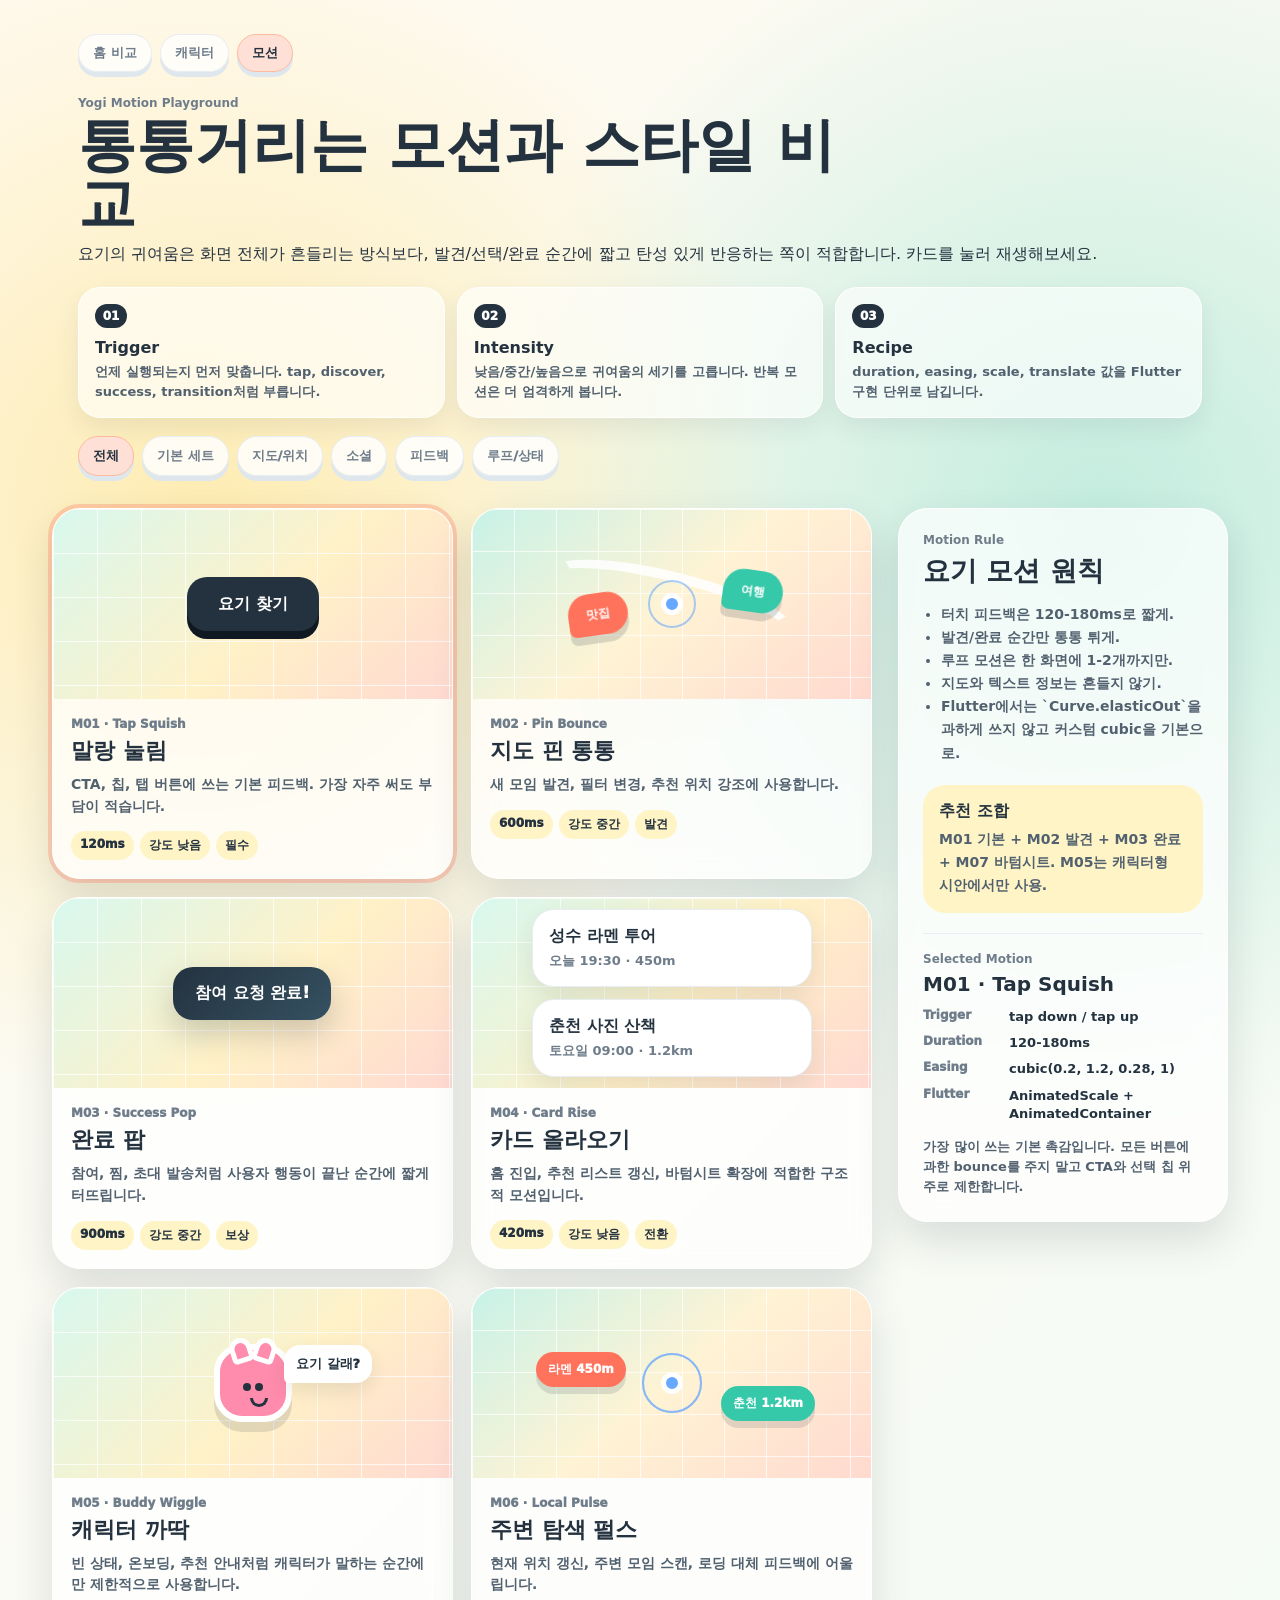
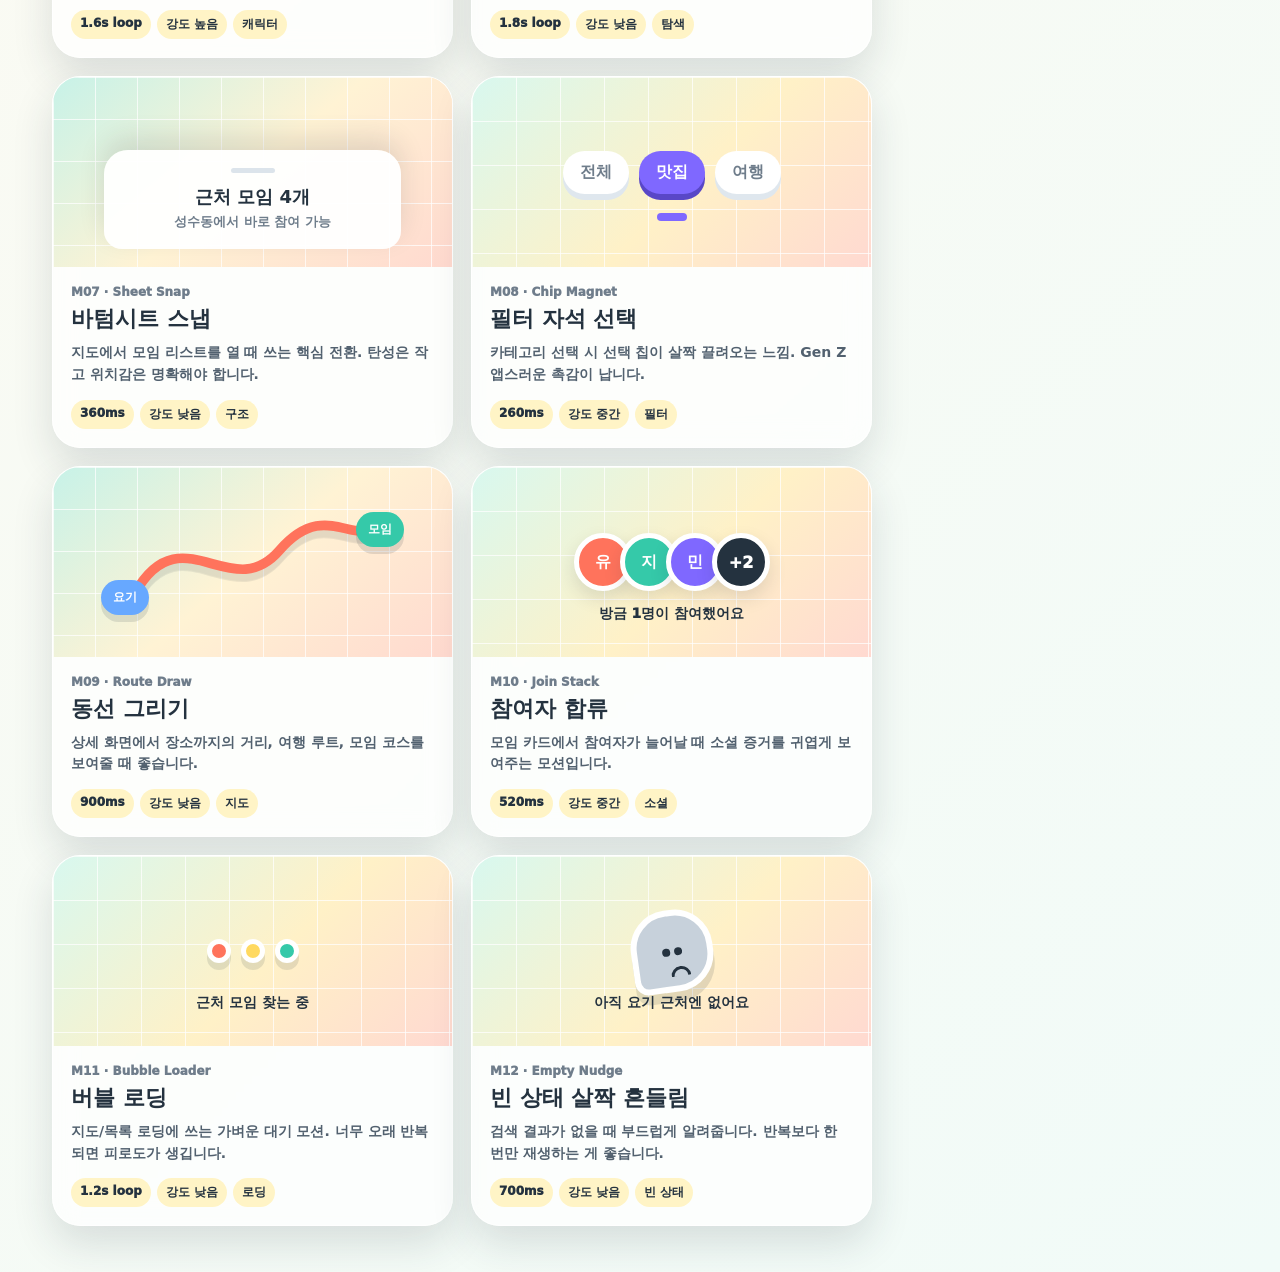
<file: romi-demo/motion.html>
<!doctype html>
<html lang="ko">
  <head>
    <meta charset="UTF-8" />
    <meta name="viewport" content="width=device-width, initial-scale=1.0" />
    <title>요기 모션 쇼케이스</title>
    <link rel="stylesheet" href="./motion.css" />
  </head>
  <body>
    <header class="motion-header">
      <nav class="top-nav" aria-label="쇼케이스 이동">
        <a href="./index.html">홈 비교</a>
        <a href="./characters.html">캐릭터</a>
        <a class="is-active" href="./motion.html">모션</a>
      </nav>
      <p class="eyebrow">Yogi Motion Playground</p>
      <h1>통통거리는 모션과 스타일 비교</h1>
      <p>
        요기의 귀여움은 화면 전체가 흔들리는 방식보다, 발견/선택/완료 순간에
        짧고 탄성 있게 반응하는 쪽이 적합합니다. 카드를 눌러 재생해보세요.
      </p>
      <section class="catalog-intro" aria-label="카탈로그 사용법">
        <article>
          <span>01</span>
          <strong>Trigger</strong>
          <p>언제 실행되는지 먼저 맞춥니다. tap, discover, success, transition처럼 부릅니다.</p>
        </article>
        <article>
          <span>02</span>
          <strong>Intensity</strong>
          <p>낮음/중간/높음으로 귀여움의 세기를 고릅니다. 반복 모션은 더 엄격하게 봅니다.</p>
        </article>
        <article>
          <span>03</span>
          <strong>Recipe</strong>
          <p>duration, easing, scale, translate 값을 Flutter 구현 단위로 남깁니다.</p>
        </article>
      </section>
      <div class="filter-toolbar" aria-label="모션 필터">
        <button class="filter-button is-active" data-filter="all">전체</button>
        <button class="filter-button" data-filter="core">기본 세트</button>
        <button class="filter-button" data-filter="map">지도/위치</button>
        <button class="filter-button" data-filter="social">소셜</button>
        <button class="filter-button" data-filter="feedback">피드백</button>
        <button class="filter-button" data-filter="ambient">루프/상태</button>
      </div>
    </header>

    <main class="motion-layout">
      <section class="motion-board" aria-label="모션 후보">
        <article class="motion-card is-selected" data-motion="squish" data-category="core feedback">
          <div class="motion-stage">
            <button class="demo-button squish-target">요기 찾기</button>
          </div>
          <div class="motion-copy">
            <p class="code">M01 · Tap Squish</p>
            <h2>말랑 눌림</h2>
            <p>CTA, 칩, 탭 버튼에 쓰는 기본 피드백. 가장 자주 써도 부담이 적습니다.</p>
            <div class="meta-row"><span>120ms</span><span>강도 낮음</span><span>필수</span></div>
          </div>
        </article>

        <article class="motion-card" data-motion="pin" data-category="core map feedback">
          <div class="motion-stage map-stage">
            <span class="grid-line"></span>
            <button class="demo-pin pin-a">맛집</button>
            <button class="demo-pin pin-b">여행</button>
            <div class="location-dot"></div>
          </div>
          <div class="motion-copy">
            <p class="code">M02 · Pin Bounce</p>
            <h2>지도 핀 통통</h2>
            <p>새 모임 발견, 필터 변경, 추천 위치 강조에 사용합니다.</p>
            <div class="meta-row"><span>600ms</span><span>강도 중간</span><span>발견</span></div>
          </div>
        </article>

        <article class="motion-card" data-motion="pop" data-category="core feedback">
          <div class="motion-stage">
            <div class="pop-toast">참여 요청 완료!</div>
            <span class="confetti one"></span>
            <span class="confetti two"></span>
            <span class="confetti three"></span>
          </div>
          <div class="motion-copy">
            <p class="code">M03 · Success Pop</p>
            <h2>완료 팝</h2>
            <p>참여, 찜, 초대 발송처럼 사용자 행동이 끝난 순간에 짧게 터뜨립니다.</p>
            <div class="meta-row"><span>900ms</span><span>강도 중간</span><span>보상</span></div>
          </div>
        </article>

        <article class="motion-card" data-motion="card" data-category="core">
          <div class="motion-stage card-stage">
            <div class="stack-card first">
              <strong>성수 라멘 투어</strong>
              <span>오늘 19:30 · 450m</span>
            </div>
            <div class="stack-card second">
              <strong>춘천 사진 산책</strong>
              <span>토요일 09:00 · 1.2km</span>
            </div>
          </div>
          <div class="motion-copy">
            <p class="code">M04 · Card Rise</p>
            <h2>카드 올라오기</h2>
            <p>홈 진입, 추천 리스트 갱신, 바텀시트 확장에 적합한 구조적 모션입니다.</p>
            <div class="meta-row"><span>420ms</span><span>강도 낮음</span><span>전환</span></div>
          </div>
        </article>

        <article class="motion-card" data-motion="wiggle" data-category="ambient feedback">
          <div class="motion-stage">
            <div class="mini-mascot">
              <span class="ear left"></span>
              <span class="ear right"></span>
              <span class="eye left"></span>
              <span class="eye right"></span>
              <span class="mouth"></span>
            </div>
            <div class="speech">요기 갈래?</div>
          </div>
          <div class="motion-copy">
            <p class="code">M05 · Buddy Wiggle</p>
            <h2>캐릭터 까딱</h2>
            <p>빈 상태, 온보딩, 추천 안내처럼 캐릭터가 말하는 순간에만 제한적으로 사용합니다.</p>
            <div class="meta-row"><span>1.6s loop</span><span>강도 높음</span><span>캐릭터</span></div>
          </div>
        </article>

        <article class="motion-card" data-motion="pulse" data-category="map ambient">
          <div class="motion-stage map-stage">
            <div class="radar-dot"></div>
            <div class="nearby-chip food">라멘 450m</div>
            <div class="nearby-chip travel">춘천 1.2km</div>
          </div>
          <div class="motion-copy">
            <p class="code">M06 · Local Pulse</p>
            <h2>주변 탐색 펄스</h2>
            <p>현재 위치 갱신, 주변 모임 스캔, 로딩 대체 피드백에 어울립니다.</p>
            <div class="meta-row"><span>1.8s loop</span><span>강도 낮음</span><span>탐색</span></div>
          </div>
        </article>

        <article class="motion-card" data-motion="sheet" data-category="core">
          <div class="motion-stage phone-stage">
            <div class="mock-map"></div>
            <div class="demo-sheet">
              <span class="sheet-handle"></span>
              <strong>근처 모임 4개</strong>
              <p>성수동에서 바로 참여 가능</p>
            </div>
          </div>
          <div class="motion-copy">
            <p class="code">M07 · Sheet Snap</p>
            <h2>바텀시트 스냅</h2>
            <p>지도에서 모임 리스트를 열 때 쓰는 핵심 전환. 탄성은 작고 위치감은 명확해야 합니다.</p>
            <div class="meta-row"><span>360ms</span><span>강도 낮음</span><span>구조</span></div>
          </div>
        </article>

        <article class="motion-card" data-motion="magnet" data-category="core feedback">
          <div class="motion-stage">
            <div class="magnet-row">
              <button class="magnet-chip">전체</button>
              <button class="magnet-chip selected">맛집</button>
              <button class="magnet-chip">여행</button>
            </div>
            <div class="magnet-indicator"></div>
          </div>
          <div class="motion-copy">
            <p class="code">M08 · Chip Magnet</p>
            <h2>필터 자석 선택</h2>
            <p>카테고리 선택 시 선택 칩이 살짝 끌려오는 느낌. Gen Z 앱스러운 촉감이 납니다.</p>
            <div class="meta-row"><span>260ms</span><span>강도 중간</span><span>필터</span></div>
          </div>
        </article>

        <article class="motion-card" data-motion="route" data-category="map">
          <div class="motion-stage map-stage">
            <svg class="route-svg" viewBox="0 0 320 160" aria-hidden="true">
              <path d="M38 112 C86 28, 138 126, 188 68 S270 72, 292 36" />
            </svg>
            <span class="route-start">요기</span>
            <span class="route-end">모임</span>
          </div>
          <div class="motion-copy">
            <p class="code">M09 · Route Draw</p>
            <h2>동선 그리기</h2>
            <p>상세 화면에서 장소까지의 거리, 여행 루트, 모임 코스를 보여줄 때 좋습니다.</p>
            <div class="meta-row"><span>900ms</span><span>강도 낮음</span><span>지도</span></div>
          </div>
        </article>

        <article class="motion-card" data-motion="avatar" data-category="social feedback">
          <div class="motion-stage">
            <div class="avatar-stack">
              <span>유</span>
              <span>지</span>
              <span>민</span>
              <span>+2</span>
            </div>
            <p class="join-copy">방금 1명이 참여했어요</p>
          </div>
          <div class="motion-copy">
            <p class="code">M10 · Join Stack</p>
            <h2>참여자 합류</h2>
            <p>모임 카드에서 참여자가 늘어날 때 소셜 증거를 귀엽게 보여주는 모션입니다.</p>
            <div class="meta-row"><span>520ms</span><span>강도 중간</span><span>소셜</span></div>
          </div>
        </article>

        <article class="motion-card" data-motion="loading" data-category="ambient">
          <div class="motion-stage">
            <div class="yogi-loader">
              <span></span>
              <span></span>
              <span></span>
            </div>
            <p class="loader-copy">근처 모임 찾는 중</p>
          </div>
          <div class="motion-copy">
            <p class="code">M11 · Bubble Loader</p>
            <h2>버블 로딩</h2>
            <p>지도/목록 로딩에 쓰는 가벼운 대기 모션. 너무 오래 반복되면 피로도가 생깁니다.</p>
            <div class="meta-row"><span>1.2s loop</span><span>강도 낮음</span><span>로딩</span></div>
          </div>
        </article>

        <article class="motion-card" data-motion="empty" data-category="ambient feedback">
          <div class="motion-stage">
            <div class="empty-pin">
              <span class="sad-eye left"></span>
              <span class="sad-eye right"></span>
              <span class="sad-mouth"></span>
            </div>
            <p class="empty-message">아직 요기 근처엔 없어요</p>
          </div>
          <div class="motion-copy">
            <p class="code">M12 · Empty Nudge</p>
            <h2>빈 상태 살짝 흔들림</h2>
            <p>검색 결과가 없을 때 부드럽게 알려줍니다. 반복보다 한 번만 재생하는 게 좋습니다.</p>
            <div class="meta-row"><span>700ms</span><span>강도 낮음</span><span>빈 상태</span></div>
          </div>
        </article>
      </section>

      <aside class="motion-guideline">
        <p class="eyebrow">Motion Rule</p>
        <h2>요기 모션 원칙</h2>
        <ul>
          <li>터치 피드백은 120-180ms로 짧게.</li>
          <li>발견/완료 순간만 통통 튀게.</li>
          <li>루프 모션은 한 화면에 1-2개까지만.</li>
          <li>지도와 텍스트 정보는 흔들지 않기.</li>
          <li>Flutter에서는 `Curve.elasticOut`을 과하게 쓰지 않고 커스텀 cubic을 기본으로.</li>
        </ul>
        <div class="recommendation">
          <strong>추천 조합</strong>
          <p>M01 기본 + M02 발견 + M03 완료 + M07 바텀시트. M05는 캐릭터형 시안에서만 사용.</p>
        </div>
        <section class="selected-spec" aria-live="polite" aria-label="선택 모션 상세 스펙">
          <p class="eyebrow">Selected Motion</p>
          <h3 id="spec-title">M01 · Tap Squish</h3>
          <dl>
            <div>
              <dt>Trigger</dt>
              <dd id="spec-trigger">tap down / tap up</dd>
            </div>
            <div>
              <dt>Duration</dt>
              <dd id="spec-duration">120-180ms</dd>
            </div>
            <div>
              <dt>Easing</dt>
              <dd id="spec-easing">cubic(0.2, 1.2, 0.28, 1)</dd>
            </div>
            <div>
              <dt>Flutter</dt>
              <dd id="spec-flutter">AnimatedScale + AnimatedContainer</dd>
            </div>
          </dl>
          <p id="spec-note">가장 많이 쓰는 기본 촉감입니다. 모든 버튼에 과한 bounce를 주지 말고 CTA와 선택 칩 위주로 제한합니다.</p>
        </section>
      </aside>
    </main>

    <script src="./motion.js"></script>
  </body>
</html>
</file>
<file: party-prototype/styles.css>
:root {
  --ink: #202832;
  --muted: #667381;
  --line: #dfe6ec;
  --page: #f4f7f6;
  --surface: #ffffff;
  --surface-soft: #eef4f1;
  --green: #1c8f68;
  --green-soft: #dff4eb;
  --blue: #286fae;
  --blue-soft: #e2eef8;
  --yellow: #ffc857;
  --red: #c25d4a;
  --shadow: 0 18px 44px rgba(32, 40, 50, 0.12);
}

* {
  box-sizing: border-box;
}

body {
  margin: 0;
  min-height: 100vh;
  color: var(--ink);
  font-family: Inter, ui-sans-serif, system-ui, -apple-system, BlinkMacSystemFont, "Segoe UI",
    "Apple SD Gothic Neo", "Noto Sans KR", sans-serif;
  background:
    linear-gradient(90deg, rgba(32, 40, 50, 0.035) 1px, transparent 1px),
    linear-gradient(rgba(32, 40, 50, 0.035) 1px, transparent 1px),
    var(--page);
  background-size: 36px 36px;
}

button,
input,
select {
  font: inherit;
}

button {
  border: 0;
  cursor: pointer;
}

h1,
h2,
p {
  margin: 0;
}

.app-shell {
  display: grid;
  grid-template-columns: 360px minmax(0, 1fr);
  gap: 18px;
  min-height: 100vh;
  padding: 18px;
}

.home-panel,
.map-workspace,
.decision-panel {
  min-width: 0;
}

.home-panel {
  display: grid;
  align-content: start;
  gap: 14px;
}

.brand,
.create-panel,
.party-summary,
.member-panel,
.map-workspace,
.decision-panel > section,
.selected-banner {
  border: 1px solid var(--line);
  border-radius: 8px;
  background: rgba(255, 255, 255, 0.94);
  box-shadow: 0 10px 24px rgba(32, 40, 50, 0.06);
}

.brand {
  padding: 28px;
  background: var(--ink);
  color: #ffffff;
}

.brand h1 {
  margin: 4px 0 12px;
  font-size: 42px;
  line-height: 1.05;
}

.brand p:last-child {
  color: rgba(255, 255, 255, 0.78);
  font-size: 15px;
  font-weight: 700;
  line-height: 1.55;
}

.eyebrow {
  color: var(--green);
  font-size: 12px;
  font-weight: 900;
  letter-spacing: 0;
}

.brand .eyebrow {
  color: #8ee4c5;
}

.create-panel,
.party-summary,
.member-panel {
  padding: 20px;
}

.section-title,
.workspace-header {
  display: flex;
  align-items: center;
  justify-content: space-between;
  gap: 16px;
}

.section-title h2,
.workspace-header h2 {
  margin-top: 4px;
  font-size: 20px;
  line-height: 1.18;
}

label {
  display: grid;
  gap: 7px;
  margin-top: 16px;
  color: var(--muted);
  font-size: 13px;
  font-weight: 850;
}

input,
select {
  width: 100%;
  min-height: 46px;
  border: 1px solid var(--line);
  border-radius: 8px;
  padding: 0 13px;
  color: var(--ink);
  background: #ffffff;
  outline: 0;
  font-weight: 800;
}

input:focus,
select:focus {
  border-color: var(--green);
  box-shadow: 0 0 0 3px rgba(28, 143, 104, 0.14);
}

.suggestion-row {
  display: flex;
  flex-wrap: wrap;
  gap: 8px;
  margin-top: 14px;
}

.suggestion-row button,
.badge,
.live-dot {
  display: inline-flex;
  align-items: center;
  min-height: 30px;
  border-radius: 999px;
  padding: 5px 10px;
  color: var(--ink);
  background: var(--surface-soft);
  font-size: 12px;
  font-weight: 900;
}

.suggestion-row button {
  border: 1px solid var(--line);
}

.primary-action,
.chat-form button,
.place-actions button,
.candidate-actions button,
.invite-box button {
  min-height: 44px;
  border-radius: 8px;
  color: #ffffff;
  background: var(--ink);
  font-weight: 950;
}

.primary-action {
  width: 100%;
  margin-top: 18px;
}

.party-summary dl {
  display: grid;
  grid-template-columns: repeat(3, 1fr);
  gap: 8px;
  margin: 18px 0 14px;
}

.party-summary dl div {
  padding: 12px;
  border-radius: 8px;
  background: var(--surface-soft);
}

dt {
  color: var(--muted);
  font-size: 12px;
  font-weight: 850;
}

dd {
  margin: 3px 0 0;
  font-size: 18px;
  font-weight: 950;
}

.live-dot {
  color: #0b6c4b;
  background: var(--green-soft);
}

.invite-box {
  display: grid;
  grid-template-columns: 1fr 58px;
  gap: 8px;
  align-items: center;
  padding: 10px;
  border: 1px dashed #b8c7d1;
  border-radius: 8px;
  color: var(--muted);
  font-size: 13px;
  font-weight: 850;
}

.invite-box button {
  min-height: 34px;
  font-size: 12px;
}

.member-panel h2 {
  font-size: 18px;
}

.member-list {
  display: flex;
  flex-wrap: wrap;
  gap: 8px;
  margin-top: 14px;
}

.member-list span {
  padding: 8px 10px;
  border-radius: 999px;
  background: #fff5d9;
  font-size: 13px;
  font-weight: 850;
}

.map-workspace {
  display: grid;
  grid-template-rows: auto 1fr;
  gap: 16px;
  padding: 18px;
}

.workspace-header {
  min-height: 66px;
}

.mode-tabs {
  display: flex;
  gap: 6px;
  padding: 5px;
  border: 1px solid var(--line);
  border-radius: 8px;
  background: var(--surface-soft);
}

.mode-tabs button {
  min-width: 72px;
  min-height: 36px;
  border-radius: 6px;
  color: var(--muted);
  background: transparent;
  font-size: 13px;
  font-weight: 950;
}

.mode-tabs button.is-active {
  color: #ffffff;
  background: var(--green);
}

.map-layout {
  display: grid;
  grid-template-columns: minmax(420px, 1fr) 380px;
  gap: 16px;
  min-height: 0;
}

.map-canvas {
  position: relative;
  overflow: hidden;
  min-height: 640px;
  border: 1px solid #bdd0c7;
  border-radius: 8px;
  background:
    linear-gradient(90deg, rgba(255, 255, 255, 0.72) 1px, transparent 1px),
    linear-gradient(rgba(255, 255, 255, 0.72) 1px, transparent 1px),
    linear-gradient(135deg, #d9f0e8 0%, #f7ecd0 48%, #dbeaf7 100%);
  background-size: 66px 66px, 66px 66px, 100% 100%;
  box-shadow: inset 0 0 0 8px rgba(255, 255, 255, 0.28);
}

.road {
  position: absolute;
  border-radius: 999px;
  background: rgba(255, 255, 255, 0.88);
  box-shadow: 0 0 0 1px rgba(140, 160, 170, 0.18);
}

.road-one {
  left: -8%;
  top: 45%;
  width: 116%;
  height: 42px;
  transform: rotate(-11deg);
}

.road-two {
  left: 42%;
  top: -8%;
  width: 38px;
  height: 116%;
  transform: rotate(19deg);
}

.road-three {
  left: 10%;
  top: 18%;
  width: 86%;
  height: 28px;
  transform: rotate(28deg);
}

.station-marker {
  position: absolute;
  left: 50%;
  top: 47%;
  z-index: 3;
  padding: 10px 13px;
  border: 3px solid #ffffff;
  border-radius: 999px;
  color: #ffffff;
  background: var(--blue);
  font-size: 13px;
  font-weight: 950;
  transform: translate(-50%, -50%);
  box-shadow: var(--shadow);
}

.poi-pin {
  position: absolute;
  left: var(--x);
  top: var(--y);
  z-index: 4;
  display: grid;
  place-items: center;
  min-width: 82px;
  min-height: 46px;
  padding: 0 12px;
  border: 3px solid #ffffff;
  border-radius: 22px 22px 22px 6px;
  color: #ffffff;
  font-size: 13px;
  font-weight: 950;
  transform: translate(-50%, -50%);
  box-shadow: 0 12px 20px rgba(32, 40, 50, 0.18);
  transition: transform 160ms ease, filter 160ms ease;
}

.poi-pin:hover,
.poi-pin.is-active {
  transform: translate(-50%, -56%) scale(1.04);
}

.poi-pin.is-added::after,
.poi-pin.is-selected::after {
  position: absolute;
  right: -7px;
  top: -9px;
  display: grid;
  place-items: center;
  width: 22px;
  height: 22px;
  border: 2px solid #ffffff;
  border-radius: 50%;
  background: var(--yellow);
  color: var(--ink);
  font-size: 12px;
  content: "+";
}

.poi-pin.is-selected {
  background: #1f2933;
}

.poi-pin.is-selected::after {
  content: "✓";
}

.poi-pin.food {
  background: var(--red);
}

.poi-pin.cafe {
  background: var(--green);
}

.poi-pin.event {
  background: var(--blue);
}

.decision-panel {
  display: grid;
  grid-template-rows: auto auto minmax(0, 1fr);
  gap: 12px;
  min-height: 0;
}

.selected-banner {
  padding: 16px;
  background: #1f2933;
  color: #ffffff;
}

.selected-banner .eyebrow {
  color: #8ee4c5;
}

.selected-banner strong,
.selected-banner span {
  display: block;
}

.selected-banner strong {
  margin-top: 4px;
  font-size: 20px;
}

.selected-banner span {
  margin-top: 4px;
  color: rgba(255, 255, 255, 0.72);
  font-size: 13px;
  font-weight: 750;
}

.place-sheet,
.candidate-panel,
.chat-panel {
  padding: 18px;
}

.empty-title {
  font-size: 18px;
  font-weight: 950;
}

.empty-copy {
  margin-top: 8px;
  color: var(--muted);
  font-size: 14px;
  font-weight: 750;
  line-height: 1.5;
}

.place-meta {
  display: flex;
  flex-wrap: wrap;
  gap: 8px;
  margin: 12px 0 14px;
}

.place-meta span {
  padding: 6px 9px;
  border-radius: 999px;
  background: var(--surface-soft);
  color: var(--muted);
  font-size: 12px;
  font-weight: 850;
}

.place-actions,
.candidate-actions {
  display: grid;
  grid-template-columns: 1fr 1fr;
  gap: 8px;
}

.place-actions button.secondary,
.candidate-actions button.secondary {
  color: var(--ink);
  background: var(--surface-soft);
}

.candidate-panel,
.chat-panel {
  display: none;
  min-height: 0;
}

.candidate-panel.is-visible,
.chat-panel.is-visible {
  display: grid;
  grid-template-rows: auto minmax(0, 1fr) auto;
}

.candidate-list,
.chat-list {
  overflow: auto;
  min-height: 0;
  margin-top: 14px;
  padding-right: 4px;
}

.candidate-card {
  display: grid;
  gap: 10px;
  padding: 14px;
  border: 1px solid var(--line);
  border-radius: 8px;
  background: #ffffff;
}

.candidate-card + .candidate-card {
  margin-top: 10px;
}

.candidate-card.is-selected {
  border-color: #1f2933;
  background: #f1f5f3;
}

.candidate-top {
  display: flex;
  align-items: flex-start;
  justify-content: space-between;
  gap: 10px;
}

.candidate-top strong {
  font-size: 16px;
}

.candidate-top span {
  display: block;
  margin-top: 3px;
  color: var(--muted);
  font-size: 12px;
  font-weight: 750;
}

.vote-row {
  display: flex;
  flex-wrap: wrap;
  gap: 7px;
}

.vote-row button {
  min-height: 34px;
  border-radius: 999px;
  padding: 0 10px;
  background: var(--surface-soft);
  color: var(--ink);
  font-size: 12px;
  font-weight: 900;
}

.vote-row button.is-active {
  color: #ffffff;
  background: var(--green);
}

.comment-row {
  display: grid;
  grid-template-columns: 1fr 56px;
  gap: 8px;
}

.comment-row input {
  min-height: 38px;
}

.comment-row button {
  border-radius: 8px;
  background: var(--blue);
  color: #ffffff;
  font-size: 12px;
  font-weight: 950;
}

.comment-list {
  display: grid;
  gap: 6px;
}

.comment-list p {
  padding: 8px 10px;
  border-radius: 8px;
  color: #40505f;
  background: #f6f8fa;
  font-size: 12px;
  font-weight: 750;
}

.chat-list {
  display: grid;
  align-content: start;
  gap: 8px;
  max-height: 450px;
}

.chat-message {
  padding: 10px 12px;
  border-radius: 8px;
  background: #f6f8fa;
  color: #3f4d5b;
  font-size: 13px;
  font-weight: 750;
  line-height: 1.45;
}

.chat-message strong {
  color: var(--ink);
}

.chat-message.system {
  background: var(--green-soft);
}

.chat-message.place,
.chat-message.decision {
  border: 1px solid #bfd6ca;
  background: #ffffff;
}

.chat-message.decision {
  border-color: #202832;
}

.chat-form {
  display: grid;
  grid-template-columns: 1fr 64px;
  gap: 8px;
  margin-top: 12px;
}

.chat-form button {
  min-height: 46px;
}

.toast {
  position: fixed;
  right: 22px;
  bottom: 22px;
  z-index: 50;
  max-width: min(360px, calc(100% - 44px));
  padding: 14px 16px;
  border-radius: 8px;
  background: var(--ink);
  color: #ffffff;
  font-size: 14px;
  font-weight: 900;
  box-shadow: var(--shadow);
  opacity: 0;
  transform: translateY(12px);
  pointer-events: none;
}

.toast.is-visible {
  animation: toast 2s ease forwards;
}

@keyframes toast {
  0% {
    opacity: 0;
    transform: translateY(12px);
  }
  18%,
  82% {
    opacity: 1;
    transform: translateY(0);
  }
  100% {
    opacity: 0;
    transform: translateY(12px);
  }
}

@media (max-width: 1120px) {
  .app-shell,
  .map-layout {
    grid-template-columns: 1fr;
  }

  .map-canvas {
    min-height: 520px;
  }
}

@media (max-width: 720px) {
  .app-shell {
    padding: 10px;
  }

  .brand,
  .create-panel,
  .party-summary,
  .member-panel,
  .map-workspace {
    padding: 16px;
  }

  .workspace-header,
  .section-title {
    align-items: flex-start;
    flex-direction: column;
  }

  .party-summary dl {
    grid-template-columns: 1fr;
  }

  .map-canvas {
    min-height: 430px;
  }

  .poi-pin {
    min-width: 68px;
    min-height: 40px;
    font-size: 12px;
  }
}
</file>
<file: romi-demo/styles.css>
:root {
  --ink: #24323f;
  --muted: #71808f;
  --line: #e8edf2;
  --surface: #fffaf3;
  --paper: #ffffff;
  --peach: #ff735c;
  --peach-soft: #ffe0d7;
  --mint: #3ac7a8;
  --mint-soft: #d7f7ef;
  --yellow: #ffd35a;
  --blue: #66a6ff;
  --violet: #8368ff;
  --shadow: 0 18px 40px rgba(36, 50, 63, 0.16);
  --soft-shadow: 0 10px 24px rgba(36, 50, 63, 0.1);
}

* {
  box-sizing: border-box;
}

body {
  margin: 0;
  min-height: 100vh;
  color: var(--ink);
  font-family:
    Inter, ui-sans-serif, system-ui, -apple-system, BlinkMacSystemFont, "Segoe UI",
    sans-serif;
  background:
    radial-gradient(circle at 12% 16%, rgba(255, 211, 90, 0.42), transparent 22%),
    radial-gradient(circle at 90% 22%, rgba(58, 199, 168, 0.3), transparent 24%),
    linear-gradient(135deg, #fff9ee 0%, #eefbf8 100%);
}

button,
input {
  font: inherit;
}

button {
  border: 0;
  cursor: pointer;
}

a {
  color: inherit;
  text-decoration: none;
}

.top-nav {
  display: flex;
  gap: 8px;
  margin-bottom: 26px;
}

.top-nav a {
  padding: 10px 14px;
  border: 1px solid var(--line);
  border-radius: 999px;
  color: var(--muted);
  background: rgba(255, 255, 255, 0.72);
  font-size: 13px;
  font-weight: 900;
}

.top-nav a.is-active {
  color: #ffffff;
  border-color: transparent;
  background: var(--ink);
}

.page-header {
  max-width: 1100px;
  margin: 0 auto;
  padding: 38px 28px 8px;
}

.page-header h1 {
  margin: 4px 0 10px;
  font-size: clamp(30px, 5vw, 56px);
  line-height: 1;
}

.page-header p:last-child {
  max-width: 640px;
  color: #52616f;
  font-size: 16px;
  font-weight: 750;
  line-height: 1.65;
}

.comparison-grid {
  display: grid;
  grid-template-columns: repeat(3, minmax(310px, 360px));
  gap: 24px;
  justify-content: center;
  padding: 22px 28px 44px;
}

.concept {
  min-width: 0;
}

.concept-copy {
  min-height: 118px;
  padding: 0 8px 14px;
}

.concept-copy span {
  display: inline-grid;
  place-items: center;
  min-width: 42px;
  height: 28px;
  border-radius: 999px;
  color: #ffffff;
  background: var(--ink);
  font-size: 13px;
  font-weight: 1000;
}

.concept-copy h2 {
  margin: 10px 0 6px;
  font-size: 27px;
}

.concept-copy p {
  margin: 0;
  color: #52616f;
  font-size: 14px;
  font-weight: 750;
  line-height: 1.5;
}

.phone {
  position: relative;
  overflow: hidden;
  width: 100%;
  min-height: 750px;
  border: 8px solid #202b36;
  border-radius: 38px;
  background: var(--surface);
  box-shadow: var(--shadow);
}

.app-header {
  display: flex;
  align-items: center;
  justify-content: space-between;
  padding: 24px 20px 10px;
}

.eyebrow {
  margin: 0 0 4px;
  color: var(--muted);
  font-size: 11px;
  font-weight: 850;
  letter-spacing: 0;
}

h1,
h2,
h3,
h4,
h5,
p {
  margin: 0;
}

.app-header h3 {
  font-size: 31px;
  line-height: 1;
}

.round-button {
  display: grid;
  place-items: center;
  width: 40px;
  height: 40px;
  border-radius: 50%;
  color: #ffffff;
  background: var(--peach);
  box-shadow: 0 7px 0 #d94c39;
  font-weight: 1000;
  transition:
    transform 160ms ease,
    box-shadow 160ms ease;
}

.round-button:active,
.join-button:active,
.chip:active {
  transform: translateY(4px) scale(0.98);
  box-shadow: none;
}

.search-card {
  display: grid;
  grid-template-columns: 34px 1fr auto;
  gap: 8px;
  align-items: center;
  margin: 6px 18px 14px;
  padding: 10px 10px 10px 14px;
  border: 1px solid var(--line);
  border-radius: 24px;
  background: var(--paper);
  box-shadow: var(--soft-shadow);
}

.search-icon {
  position: relative;
  width: 22px;
  height: 22px;
  border: 4px solid var(--mint);
  border-radius: 50%;
}

.search-icon::after {
  position: absolute;
  right: -7px;
  bottom: -5px;
  width: 10px;
  height: 4px;
  border-radius: 99px;
  background: var(--mint);
  transform: rotate(42deg);
  content: "";
}

.search-card input {
  width: 100%;
  border: 0;
  outline: 0;
  color: var(--ink);
  background: transparent;
  font-weight: 850;
}

.search-card button {
  padding: 10px 15px;
  border-radius: 18px;
  color: #ffffff;
  background: var(--ink);
  font-size: 13px;
  font-weight: 950;
}

.chip-row {
  display: flex;
  gap: 8px;
  overflow-x: auto;
  padding: 0 18px 14px;
}

.chip {
  flex: 0 0 auto;
  padding: 9px 15px;
  border: 1px solid var(--line);
  border-radius: 999px;
  color: var(--muted);
  background: var(--paper);
  font-size: 13px;
  font-weight: 950;
  box-shadow: 0 5px 0 #dfe7ee;
  transition:
    transform 160ms ease,
    box-shadow 160ms ease,
    background 160ms ease,
    color 160ms ease;
}

.chip.is-active {
  color: var(--ink);
  border-color: #ffba9e;
  background: var(--peach-soft);
}

.map-panel,
.mini-map {
  position: relative;
  overflow: hidden;
  margin: 0 18px;
  border: 2px solid #ffffff;
  border-radius: 30px;
  background:
    linear-gradient(90deg, rgba(255, 255, 255, 0.82) 1px, transparent 1px),
    linear-gradient(rgba(255, 255, 255, 0.82) 1px, transparent 1px),
    linear-gradient(140deg, #c7f2e8 0%, #fff3d4 48%, #ffd9cf 100%);
  background-size:
    54px 54px,
    54px 54px,
    100% 100%;
  box-shadow: var(--soft-shadow);
}

.map-panel {
  height: 310px;
}

.mini-map {
  height: 118px;
}

.route {
  position: absolute;
  width: 260px;
  height: 68px;
  border: 10px solid rgba(255, 255, 255, 0.82);
  border-color: rgba(255, 255, 255, 0.82) transparent transparent transparent;
  border-radius: 50%;
}

.route-one {
  left: -26px;
  top: 82px;
  transform: rotate(16deg);
}

.route-two {
  right: -54px;
  bottom: 64px;
  transform: rotate(198deg);
}

.pin {
  position: absolute;
  left: var(--x);
  top: var(--y);
  z-index: 2;
  display: grid;
  place-items: center;
  min-width: 58px;
  min-height: 40px;
  padding: 0 11px;
  border-radius: 24px 24px 24px 8px;
  color: #ffffff;
  font-size: 12px;
  font-weight: 1000;
  box-shadow: 0 8px 0 rgba(36, 50, 63, 0.16);
  transform: rotate(-7deg);
  animation: pin-bounce 2.4s ease-in-out infinite;
  transition:
    opacity 160ms ease,
    scale 160ms ease;
}

.pin:nth-of-type(2n) {
  transform: rotate(7deg);
  animation-delay: 380ms;
}

.pin-food {
  background: var(--peach);
}

.pin-travel {
  background: var(--mint);
}

.pin.is-hot::after {
  position: absolute;
  right: -5px;
  top: -7px;
  width: 16px;
  height: 16px;
  border: 3px solid #ffffff;
  border-radius: 50%;
  background: var(--yellow);
  content: "";
}

.pulse {
  position: absolute;
  left: 50%;
  top: 50%;
  width: 22px;
  height: 22px;
  border-radius: 50%;
  background: var(--blue);
  transform: translate(-50%, -50%);
}

.pulse::before,
.pulse::after {
  position: absolute;
  inset: -16px;
  border: 2px solid rgba(102, 166, 255, 0.58);
  border-radius: 50%;
  animation: pulse 2.2s ease-out infinite;
  content: "";
}

.pulse::after {
  animation-delay: 700ms;
}

.yogi-badge {
  position: absolute;
  right: 18px;
  bottom: 18px;
  display: grid;
  place-items: center;
  width: 64px;
  height: 64px;
  border: 5px solid #ffffff;
  border-radius: 24px;
  background: #ffef87;
  box-shadow: var(--soft-shadow);
  animation: badge-wiggle 3s ease-in-out infinite;
}

.yogi-badge strong {
  font-size: 30px;
}

.sheet {
  position: absolute;
  right: 0;
  bottom: 66px;
  left: 0;
  z-index: 12;
  padding: 10px 18px 18px;
  border-radius: 30px 30px 0 0;
  background: rgba(255, 255, 255, 0.94);
  box-shadow: 0 -14px 30px rgba(36, 50, 63, 0.12);
  backdrop-filter: blur(10px);
}

.sheet.compact {
  padding-bottom: 14px;
}

.sheet-handle {
  width: 46px;
  height: 5px;
  margin: 0 auto 14px;
  border-radius: 999px;
  background: #dce4eb;
}

.sheet-title {
  display: flex;
  align-items: center;
  justify-content: space-between;
  margin-bottom: 12px;
}

.sheet-title h4 {
  font-size: 18px;
}

.count {
  padding: 7px 10px;
  border-radius: 999px;
  color: var(--peach);
  background: var(--peach-soft);
  font-size: 12px;
  font-weight: 1000;
}

.meeting-card {
  display: grid;
  grid-template-columns: 56px 1fr auto;
  gap: 10px;
  align-items: center;
  min-height: 78px;
  margin-top: 10px;
  padding: 11px;
  border: 1px solid var(--line);
  border-radius: 23px;
  background: #ffffff;
  box-shadow: 0 8px 18px rgba(36, 50, 63, 0.08);
  transition:
    transform 200ms ease,
    opacity 200ms ease;
}

.meeting-card.is-hidden {
  display: none;
}

.meeting-card.large {
  grid-template-columns: 1fr auto;
  min-height: 88px;
  padding: 16px;
}

.meeting-art {
  position: relative;
  overflow: hidden;
  width: 56px;
  height: 56px;
  border-radius: 21px;
}

.food-art {
  background: linear-gradient(135deg, #ffe3db, #ff8d72);
}

.travel-art {
  background: linear-gradient(135deg, #dcfff6, #64c7ff);
}

.meeting-art span {
  position: absolute;
  left: 12px;
  top: 16px;
  width: 32px;
  height: 23px;
  border: 5px solid #ffffff;
  border-top: 0;
  border-radius: 0 0 18px 18px;
}

.travel-art span {
  left: 14px;
  top: 12px;
  width: 28px;
  height: 32px;
  border: 5px solid #ffffff;
  border-radius: 50% 50% 10px 10px;
}

.card-topline {
  display: flex;
  gap: 8px;
  align-items: center;
  margin-bottom: 4px;
  color: var(--muted);
  font-size: 12px;
  font-weight: 850;
}

.tag {
  padding: 4px 8px;
  border-radius: 999px;
  color: var(--ink);
  font-size: 11px;
}

.tag.food {
  background: var(--peach-soft);
}

.tag.travel {
  background: var(--mint-soft);
}

.meeting-content h5 {
  margin-bottom: 4px;
  font-size: 13px;
  line-height: 1.25;
}

.meeting-content p {
  color: var(--muted);
  font-size: 12px;
  font-weight: 750;
}

.join-button {
  min-width: 48px;
  height: 40px;
  border-radius: 16px;
  color: #ffffff;
  background: var(--ink);
  font-size: 12px;
  font-weight: 1000;
  box-shadow: 0 5px 0 #101922;
  transition:
    transform 160ms ease,
    box-shadow 160ms ease,
    background 160ms ease;
}

.join-button.is-done {
  background: var(--mint);
}

.tabbar {
  position: absolute;
  right: 12px;
  bottom: 10px;
  left: 12px;
  z-index: 20;
  display: grid;
  grid-template-columns: repeat(4, 1fr);
  gap: 5px;
  padding: 9px;
  border: 1px solid var(--line);
  border-radius: 23px;
  background: #ffffff;
  box-shadow: var(--soft-shadow);
}

.tabbar button {
  display: grid;
  gap: 4px;
  place-items: center;
  min-height: 40px;
  border-radius: 15px;
  color: var(--muted);
  background: transparent;
  font-size: 11px;
  font-weight: 950;
}

.tabbar button.is-active {
  color: var(--ink);
  background: #fff4c6;
}

.tab-dot {
  width: 7px;
  height: 7px;
  border-radius: 50%;
  background: var(--peach);
}

.toast {
  position: absolute;
  top: 276px;
  right: 34px;
  left: 34px;
  z-index: 50;
  padding: 13px 15px;
  border-radius: 18px;
  color: #ffffff;
  background: linear-gradient(135deg, var(--ink), #355162);
  font-size: 13px;
  font-weight: 950;
  text-align: center;
  box-shadow: 0 12px 28px rgba(36, 50, 63, 0.26);
  opacity: 0;
  transform: translateY(18px) scale(0.96);
  pointer-events: none;
}

.toast.is-visible {
  animation: toast-pop 1.9s ease forwards;
}

.buddy-hero {
  display: grid;
  grid-template-columns: 72px 1fr;
  gap: 12px;
  align-items: center;
  margin: 4px 18px 14px;
  padding: 14px;
  border-radius: 28px;
  background: #fff2bf;
  box-shadow: var(--soft-shadow);
}

.buddy-hero h4 {
  font-size: 18px;
}

.mascot {
  position: relative;
  width: 66px;
  height: 66px;
  border: 5px solid #ffffff;
  border-radius: 25px;
  background: #ff8cad;
  box-shadow: 0 8px 0 rgba(36, 50, 63, 0.12);
  animation: badge-wiggle 2.8s ease-in-out infinite;
}

.mascot .ear {
  position: absolute;
  top: -10px;
  width: 20px;
  height: 22px;
  border: 4px solid #ffffff;
  border-radius: 16px 16px 6px 6px;
  background: #ff8cad;
}

.mascot .ear.left {
  left: 8px;
  rotate: -18deg;
}

.mascot .ear.right {
  right: 8px;
  rotate: 18deg;
}

.mascot .eye {
  position: absolute;
  top: 27px;
  width: 7px;
  height: 7px;
  border-radius: 50%;
  background: #24323f;
}

.mascot .eye.left {
  left: 19px;
}

.mascot .eye.right {
  right: 19px;
}

.mascot .mouth {
  position: absolute;
  left: 25px;
  top: 40px;
  width: 16px;
  height: 8px;
  border: 3px solid #24323f;
  border-top: 0;
  border-radius: 0 0 12px 12px;
}

.spotlight {
  margin: 4px 18px 14px;
  padding: 18px;
  border-radius: 30px;
  color: #ffffff;
  background:
    radial-gradient(circle at 82% 26%, rgba(255, 255, 255, 0.36), transparent 18%),
    linear-gradient(135deg, #ff586f, #ffb84f 52%, #31c7a8);
  box-shadow: var(--shadow);
}

.spotlight .eyebrow,
.spotlight p {
  color: rgba(255, 255, 255, 0.86);
}

.spotlight h4 {
  margin-bottom: 6px;
  font-size: 28px;
}

.spotlight .join-button {
  width: 112px;
  margin-top: 14px;
  color: var(--ink);
  background: #ffffff;
  box-shadow: 0 5px 0 rgba(36, 50, 63, 0.18);
}

.card-stack {
  padding: 12px 18px 0;
}

.theme-buddy {
  --peach: #ff8cad;
  --peach-soft: #ffe2ea;
  --mint: #6bd8b7;
  --mint-soft: #defbf2;
  --surface: #fff8df;
}

.theme-buddy .pin {
  border-radius: 999px 999px 999px 12px;
}

.theme-buddy .sheet {
  background: rgba(255, 251, 235, 0.96);
}

.theme-pop {
  --peach: #ff586f;
  --peach-soft: #ffe1e6;
  --mint: #21bea0;
  --mint-soft: #d7fff5;
  --surface: #f8f6ff;
  --yellow: #ffe45f;
}

.theme-pop .chip.is-active {
  color: #ffffff;
  border-color: transparent;
  background: var(--violet);
}

.theme-pop .mini-map {
  margin-bottom: 6px;
}

.theme-pop .tabbar button.is-active {
  color: #ffffff;
  background: var(--violet);
}

@keyframes pin-bounce {
  0%,
  100% {
    translate: 0 0;
  }
  50% {
    translate: 0 -8px;
  }
}

@keyframes pulse {
  from {
    opacity: 0.72;
    transform: scale(0.6);
  }
  to {
    opacity: 0;
    transform: scale(1.45);
  }
}

@keyframes badge-wiggle {
  0%,
  100% {
    transform: rotate(-4deg);
  }
  50% {
    transform: rotate(5deg) translateY(-4px);
  }
}

@keyframes toast-pop {
  0% {
    opacity: 0;
    transform: translateY(18px) scale(0.96);
  }
  18%,
  78% {
    opacity: 1;
    transform: translateY(0) scale(1);
  }
  100% {
    opacity: 0;
    transform: translateY(12px) scale(0.98);
  }
}

@media (max-width: 1100px) {
  .comparison-grid {
    grid-template-columns: repeat(2, minmax(310px, 360px));
  }
}

@media (max-width: 760px) {
  .page-header {
    padding: 28px 18px 4px;
  }

  .comparison-grid {
    grid-template-columns: minmax(310px, 390px);
    padding: 18px 16px 36px;
  }

  .concept-copy {
    min-height: auto;
  }
}
</file>
<file: romi-demo/characters.css>
:root {
  --ink: #24323f;
  --muted: #71808f;
  --line: #e7edf2;
  --paper: #ffffff;
  --cream: #fff8ec;
  --peach: #ff725c;
  --pink: #ff8cad;
  --mint: #35c8a8;
  --blue: #65a7ff;
  --yellow: #ffd75f;
  --violet: #7e6bff;
  --shadow: 0 18px 42px rgba(36, 50, 63, 0.15);
  --soft-shadow: 0 10px 24px rgba(36, 50, 63, 0.1);
}

* {
  box-sizing: border-box;
}

body {
  margin: 0;
  min-height: 100vh;
  color: var(--ink);
  font-family:
    Inter, ui-sans-serif, system-ui, -apple-system, BlinkMacSystemFont, "Segoe UI",
    sans-serif;
  background:
    radial-gradient(circle at 8% 18%, rgba(255, 215, 95, 0.44), transparent 22%),
    radial-gradient(circle at 92% 14%, rgba(53, 200, 168, 0.3), transparent 24%),
    linear-gradient(135deg, #fff9ef 0%, #effbf8 100%);
}

button {
  border: 0;
  font: inherit;
  cursor: pointer;
}

a {
  color: inherit;
  text-decoration: none;
}

h1,
h2,
h3,
p {
  margin: 0;
}

.showcase-header {
  max-width: 1220px;
  margin: 0 auto;
  padding: 32px 28px 10px;
}

.top-nav {
  display: flex;
  gap: 8px;
  margin-bottom: 26px;
}

.top-nav a {
  padding: 10px 14px;
  border: 1px solid var(--line);
  border-radius: 999px;
  color: var(--muted);
  background: rgba(255, 255, 255, 0.72);
  font-size: 13px;
  font-weight: 900;
}

.top-nav a.is-active {
  color: #ffffff;
  border-color: transparent;
  background: var(--ink);
}

.eyebrow {
  margin-bottom: 5px;
  color: var(--muted);
  font-size: 11px;
  font-weight: 900;
  letter-spacing: 0;
}

.showcase-header h1 {
  max-width: 720px;
  font-size: clamp(34px, 5vw, 64px);
  line-height: 0.98;
}

.showcase-header > p:last-child {
  max-width: 690px;
  margin-top: 14px;
  color: #52616f;
  font-size: 16px;
  font-weight: 760;
  line-height: 1.65;
}

.showcase-layout {
  display: grid;
  grid-template-columns: minmax(0, 1fr) 390px;
  gap: 26px;
  max-width: 1220px;
  margin: 0 auto;
  padding: 18px 28px 46px;
}

.character-board,
.decision-card {
  border: 1px solid rgba(255, 255, 255, 0.82);
  border-radius: 32px;
  background: rgba(255, 255, 255, 0.52);
  box-shadow: var(--soft-shadow);
}

.character-board {
  padding: 18px;
}

.filter-row {
  display: flex;
  flex-wrap: wrap;
  gap: 8px;
  margin-bottom: 16px;
}

.filter-chip {
  min-height: 38px;
  padding: 0 14px;
  border-radius: 999px;
  color: var(--muted);
  background: var(--paper);
  font-size: 13px;
  font-weight: 950;
  box-shadow: 0 5px 0 #dfe7ee;
  transition:
    transform 160ms ease,
    box-shadow 160ms ease,
    color 160ms ease,
    background 160ms ease;
}

.filter-chip.is-active {
  color: var(--ink);
  background: #fff0bf;
}

.filter-chip:active,
.character-card:active {
  transform: translateY(3px);
}

.character-grid {
  display: grid;
  grid-template-columns: repeat(2, minmax(0, 1fr));
  gap: 14px;
}

.character-card {
  --card-tint: #fff4d1;
  --card-accent: var(--peach);
  display: grid;
  grid-template-columns: 118px minmax(0, 1fr);
  gap: 14px;
  min-height: 190px;
  padding: 14px;
  border: 2px solid transparent;
  border-radius: 28px;
  background:
    radial-gradient(circle at 8% 10%, color-mix(in srgb, var(--card-tint) 70%, transparent), transparent 34%),
    var(--paper);
  box-shadow: 0 10px 22px rgba(36, 50, 63, 0.08);
  transition:
    transform 180ms ease,
    border-color 180ms ease,
    opacity 180ms ease,
    box-shadow 180ms ease;
}

.character-card[data-character="pinny"] {
  --card-tint: #ffe5cf;
  --card-accent: #ff725c;
}

.character-card[data-character="mori"] {
  --card-tint: #ffe0ed;
  --card-accent: #ff74a2;
}

.character-card[data-character="forky"] {
  --card-tint: #fff1af;
  --card-accent: #f7bd31;
}

.character-card[data-character="packo"] {
  --card-tint: #dcecff;
  --card-accent: #65a7ff;
}

.character-card[data-character="compa"] {
  --card-tint: #d7fff3;
  --card-accent: #35c8a8;
}

.character-card[data-character="stampy"] {
  --card-tint: #e5dcff;
  --card-accent: #7e6bff;
}

.character-card[data-character="bubble"] {
  --card-tint: #e4f9ff;
  --card-accent: #42bde8;
}

.character-card[data-character="spark"] {
  --card-tint: #ffe0b7;
  --card-accent: #ffad42;
}

.character-card:hover,
.character-card.is-selected {
  border-color: color-mix(in srgb, var(--card-accent) 65%, #ffffff);
  box-shadow: var(--shadow);
}

.character-card.is-hidden {
  display: none;
}

.character-art {
  position: relative;
  overflow: hidden;
  display: grid;
  place-items: center;
  min-height: 158px;
  border-radius: 24px;
  background:
    radial-gradient(circle at 18% 18%, rgba(255, 255, 255, 0.94), transparent 16%),
    radial-gradient(circle at 82% 18%, color-mix(in srgb, var(--card-accent) 24%, transparent), transparent 20%),
    linear-gradient(145deg, #fffbea, color-mix(in srgb, var(--card-tint) 76%, #e3fbf4));
}

.character-art::before {
  position: absolute;
  inset: 14px;
  border: 2px dashed rgba(255, 255, 255, 0.76);
  border-radius: 20px;
  content: "";
}

.character-art::after {
  position: absolute;
  right: 17px;
  bottom: 14px;
  width: 30px;
  height: 12px;
  border-radius: 999px;
  background: rgba(36, 50, 63, 0.12);
  filter: blur(1px);
  content: "";
}

.character-card[data-character="pinny"] .character-art {
  background:
    linear-gradient(90deg, rgba(255, 255, 255, 0.7) 1px, transparent 1px),
    linear-gradient(rgba(255, 255, 255, 0.7) 1px, transparent 1px),
    linear-gradient(145deg, #fff0dc, #e7fbef);
  background-size:
    28px 28px,
    28px 28px,
    100% 100%;
}

.character-card[data-character="mori"] .character-art {
  background:
    radial-gradient(circle at 28% 30%, rgba(255, 255, 255, 0.9), transparent 17%),
    radial-gradient(circle at 73% 28%, rgba(255, 116, 162, 0.22), transparent 18%),
    linear-gradient(145deg, #fff1f6, #fff6df);
}

.character-card[data-character="forky"] .character-art {
  background:
    radial-gradient(ellipse at 50% 82%, rgba(255, 187, 74, 0.26), transparent 28%),
    linear-gradient(145deg, #fff6bf, #ffffff 48%, #f1fff1);
}

.character-card[data-character="packo"] .character-art {
  background:
    radial-gradient(circle at 74% 22%, rgba(255, 255, 255, 0.96), transparent 16%),
    linear-gradient(180deg, #dcecff 0%, #f6fbff 52%, #e9ffe9 100%);
}

.character-card[data-character="compa"] .character-art {
  background:
    repeating-radial-gradient(circle at 50% 50%, rgba(255, 255, 255, 0.74) 0 2px, transparent 3px 18px),
    linear-gradient(145deg, #d9fff5, #fff7dc);
}

.character-card[data-character="stampy"] .character-art {
  background:
    radial-gradient(circle at 20% 24%, rgba(255, 231, 97, 0.7) 0 7px, transparent 8px),
    radial-gradient(circle at 80% 32%, rgba(255, 138, 178, 0.55) 0 6px, transparent 7px),
    radial-gradient(circle at 72% 74%, rgba(101, 167, 255, 0.45) 0 7px, transparent 8px),
    linear-gradient(145deg, #eee8ff, #fffaf0);
}

.character-card[data-character="bubble"] .character-art {
  background:
    radial-gradient(circle at 27% 34%, rgba(66, 189, 232, 0.26) 0 9px, transparent 10px),
    radial-gradient(circle at 70% 44%, rgba(66, 189, 232, 0.18) 0 6px, transparent 7px),
    linear-gradient(145deg, #e4f9ff, #fffef3);
}

.character-card[data-character="spark"] .character-art {
  background:
    conic-gradient(from 24deg at 50% 52%, rgba(255, 216, 95, 0.52), transparent 12%, rgba(255, 173, 66, 0.36) 22%, transparent 34%, rgba(255, 216, 95, 0.48) 48%, transparent 60%, rgba(255, 173, 66, 0.34) 74%, transparent 88%, rgba(255, 216, 95, 0.52)),
    linear-gradient(145deg, #fff0d7, #fff8e8);
}

.character-copy {
  min-width: 0;
  align-self: center;
}

.code {
  color: var(--muted);
  font-size: 11px;
  font-weight: 900;
}

.character-copy h2 {
  margin-top: 3px;
  font-size: 24px;
}

.character-copy > p:not(.code) {
  margin-top: 7px;
  color: #52616f;
  font-size: 13px;
  font-weight: 760;
  line-height: 1.48;
}

.trait-row {
  display: flex;
  flex-wrap: wrap;
  gap: 6px;
  margin-top: 12px;
}

.trait-row span {
  padding: 6px 8px;
  border-radius: 999px;
  color: var(--ink);
  background: #f2f6f9;
  font-size: 11px;
  font-weight: 900;
}

.char {
  --body: var(--card-accent, var(--peach));
  --shade: rgba(36, 50, 63, 0.12);
  position: relative;
  z-index: 1;
  width: 88px;
  height: 88px;
  border: 6px solid #ffffff;
  background:
    radial-gradient(circle at 30% 24%, rgba(255, 255, 255, 0.42), transparent 19%),
    var(--body);
  box-shadow:
    0 9px 0 var(--shade),
    inset -9px -11px 0 rgba(36, 50, 63, 0.08);
  animation: floaty 2.9s ease-in-out infinite;
}

.char .face::before,
.char .face::after {
  position: absolute;
  top: 39px;
  width: 8px;
  height: 8px;
  border-radius: 50%;
  background: var(--ink);
  content: "";
}

.char .face::before {
  left: 28px;
}

.char .face::after {
  right: 28px;
}

.char .face {
  position: absolute;
  inset: 0;
  z-index: 4;
}

.char::after {
  position: absolute;
  left: 33px;
  top: 56px;
  width: 20px;
  height: 9px;
  border: 3px solid var(--ink);
  border-top: 0;
  border-radius: 0 0 16px 16px;
  content: "";
}

.char-pinny {
  --body: #ff725c;
  border-radius: 44px 44px 44px 14px;
  transform: rotate(-9deg);
}

.char-pinny::before {
  position: absolute;
  right: 10px;
  bottom: 9px;
  width: 14px;
  height: 14px;
  border-radius: 50%;
  background: #ffe26c;
  box-shadow: 0 0 0 4px rgba(255, 255, 255, 0.75);
  content: "";
}

.char-mori {
  --body: #ff7eaa;
  border-radius: 28px;
}

.char-mori .ear {
  position: absolute;
  top: -13px;
  width: 24px;
  height: 27px;
  border: 5px solid #ffffff;
  border-radius: 18px 18px 7px 7px;
  background: var(--body);
}

.char-mori .ear.left {
  left: 9px;
  rotate: -18deg;
}

.char-mori .ear.right {
  right: 9px;
  rotate: 18deg;
}

.char-forky {
  --body: #ffd75f;
  border-radius: 30px 30px 38px 38px;
}

.char-forky::before {
  position: absolute;
  left: 18px;
  top: -13px;
  width: 48px;
  height: 20px;
  border: 5px solid #ffffff;
  border-bottom: 0;
  border-radius: 22px 22px 0 0;
  background: #ff9b63;
  content: "";
  z-index: 2;
}

.char-forky .handle {
  position: absolute;
  right: -15px;
  bottom: 11px;
  width: 23px;
  height: 38px;
  border: 5px solid #ffffff;
  border-left: 0;
  border-radius: 0 18px 18px 0;
  background: transparent;
  box-shadow: inset 0 -5px 0 rgba(36, 50, 63, 0.12);
  z-index: 1;
}

.char-packo {
  --body: #6ca9ff;
  border-radius: 22px 22px 30px 30px;
}

.char-packo::before {
  position: absolute;
  left: 24px;
  top: -16px;
  width: 30px;
  height: 18px;
  border: 5px solid #ffffff;
  border-bottom: 0;
  border-radius: 18px 18px 0 0;
  content: "";
  z-index: 1;
}

.char-packo .strap {
  position: absolute;
  top: 17px;
  width: 11px;
  height: 44px;
  border-radius: 999px;
  background: rgba(255, 255, 255, 0.46);
  z-index: 1;
}

.char-packo .strap.left {
  left: 9px;
}

.char-packo .strap.right {
  right: 9px;
}

.char-compa {
  --body: #64d8bd;
  border-radius: 50%;
  box-shadow:
    0 9px 0 var(--shade),
    inset 0 0 0 10px rgba(255, 255, 255, 0.35),
    inset -9px -11px 0 rgba(36, 50, 63, 0.08);
}

.char-compa .needle {
  position: absolute;
  left: 35px;
  top: 15px;
  width: 16px;
  height: 48px;
  border: 4px solid #ffffff;
  border-radius: 999px 999px 8px 8px;
  background: linear-gradient(#ff725c 0 50%, #ffffff 51% 100%);
  opacity: 0.72;
  transform: rotate(42deg);
  transform-origin: 50% 50%;
  z-index: 1;
}

.char-stampy {
  --body: #7e6bff;
  border-radius: 20px;
}

.char-stampy::before {
  position: absolute;
  left: 20px;
  top: -15px;
  width: 36px;
  height: 21px;
  border: 5px solid #ffffff;
  border-bottom: 0;
  border-radius: 18px 18px 0 0;
  background: #a395ff;
  content: "";
  z-index: 1;
}

.char-stampy .stamp-mark {
  position: absolute;
  right: -9px;
  bottom: -10px;
  width: 36px;
  height: 19px;
  border: 5px solid #ffffff;
  border-radius: 999px;
  background: #ffe66f;
  z-index: 5;
}

.char-bubble {
  --body: #dff8ff;
  border-radius: 32px;
  box-shadow:
    0 9px 0 var(--shade),
    inset 0 0 0 4px rgba(66, 189, 232, 0.18),
    inset -9px -11px 0 rgba(36, 50, 63, 0.05);
}

.char-bubble .tail {
  position: absolute;
  right: 7px;
  bottom: -13px;
  width: 27px;
  height: 25px;
  border-right: 6px solid #ffffff;
  border-bottom: 6px solid #ffffff;
  border-radius: 0 0 22px 0;
  background: var(--body);
  rotate: 8deg;
  z-index: 1;
}

.char-spark {
  --body: #ffb84f;
  border-radius: 28px 38px 24px 38px;
}

.char-spark .ray {
  position: absolute;
  width: 16px;
  height: 28px;
  border-radius: 999px;
  background: var(--yellow);
  z-index: 1;
}

.char-spark .ray.one {
  left: -16px;
  top: 13px;
  rotate: -42deg;
}

.char-spark .ray.two {
  right: -14px;
  top: -12px;
  rotate: 32deg;
}

.preview-panel {
  position: sticky;
  top: 18px;
  align-self: start;
}

.phone-preview {
  position: relative;
  overflow: hidden;
  min-height: 690px;
  border: 8px solid #202b36;
  border-radius: 38px;
  background: var(--cream);
  box-shadow: var(--shadow);
}

.app-top {
  display: flex;
  align-items: center;
  justify-content: space-between;
  padding: 24px 20px 12px;
}

.app-top h2 {
  font-size: 27px;
  line-height: 1.05;
}

.app-top button {
  width: 40px;
  height: 40px;
  border-radius: 50%;
  color: #ffffff;
  background: var(--peach);
  box-shadow: 0 7px 0 #d94c39;
  font-weight: 1000;
}

.hero-message {
  display: grid;
  grid-template-columns: 82px 1fr;
  gap: 14px;
  align-items: center;
  margin: 4px 18px 14px;
  padding: 15px;
  border-radius: 29px;
  background: #fff2bf;
  box-shadow: var(--soft-shadow);
}

.preview-character {
  width: 72px;
  height: 72px;
  animation-duration: 2.3s;
}

.preview-name {
  color: var(--peach);
  font-size: 13px;
  font-weight: 1000;
}

.preview-line {
  margin-top: 3px;
  font-size: 19px;
  line-height: 1.22;
}

.map-scene {
  position: relative;
  overflow: hidden;
  height: 288px;
  margin: 0 18px;
  border: 2px solid #ffffff;
  border-radius: 30px;
  background:
    linear-gradient(90deg, rgba(255, 255, 255, 0.82) 1px, transparent 1px),
    linear-gradient(rgba(255, 255, 255, 0.82) 1px, transparent 1px),
    linear-gradient(140deg, #c7f2e8 0%, #fff3d4 48%, #ffd9cf 100%);
  background-size:
    54px 54px,
    54px 54px,
    100% 100%;
  box-shadow: var(--soft-shadow);
}

.path {
  position: absolute;
  width: 260px;
  height: 68px;
  border: 10px solid rgba(255, 255, 255, 0.82);
  border-color: rgba(255, 255, 255, 0.82) transparent transparent transparent;
  border-radius: 50%;
}

.path-a {
  left: -26px;
  top: 76px;
  transform: rotate(16deg);
}

.path-b {
  right: -54px;
  bottom: 58px;
  transform: rotate(198deg);
}

.map-pin {
  position: absolute;
  z-index: 2;
  display: grid;
  place-items: center;
  min-width: 58px;
  min-height: 40px;
  padding: 0 11px;
  border-radius: 24px 24px 24px 8px;
  color: #ffffff;
  font-size: 12px;
  font-weight: 1000;
  box-shadow: 0 8px 0 rgba(36, 50, 63, 0.16);
  animation: floaty 2.6s ease-in-out infinite;
}

.map-pin.food {
  left: 18%;
  top: 28%;
  background: var(--peach);
}

.map-pin.travel {
  right: 15%;
  top: 22%;
  background: var(--mint);
  animation-delay: 300ms;
}

.map-pin.social {
  left: 42%;
  bottom: 18%;
  background: var(--violet);
  animation-delay: 600ms;
}

.location-pulse {
  position: absolute;
  left: 50%;
  top: 52%;
  width: 22px;
  height: 22px;
  border-radius: 50%;
  background: var(--blue);
  transform: translate(-50%, -50%);
}

.location-pulse::before,
.location-pulse::after {
  position: absolute;
  inset: -16px;
  border: 2px solid rgba(101, 167, 255, 0.58);
  border-radius: 50%;
  animation: pulse 2.2s ease-out infinite;
  content: "";
}

.location-pulse::after {
  animation-delay: 700ms;
}

.state-strip {
  display: grid;
  gap: 10px;
  padding: 16px 18px 0;
}

.state-strip article {
  padding: 16px;
  border: 1px solid var(--line);
  border-radius: 24px;
  background: #ffffff;
  box-shadow: 0 8px 18px rgba(36, 50, 63, 0.08);
}

.state-strip span {
  display: block;
  margin-bottom: 6px;
  color: var(--muted);
  font-size: 12px;
  font-weight: 900;
}

.state-strip strong {
  display: block;
  font-size: 15px;
  line-height: 1.3;
}

.decision-card {
  margin-top: 16px;
  padding: 20px;
}

.decision-card h2 {
  font-size: 22px;
  line-height: 1.22;
}

.decision-card p:last-child {
  margin-top: 10px;
  color: #52616f;
  font-size: 14px;
  font-weight: 760;
  line-height: 1.62;
}

@keyframes floaty {
  0%,
  100% {
    translate: 0 0;
  }
  50% {
    translate: 0 -8px;
  }
}

@keyframes pulse {
  from {
    opacity: 0.72;
    transform: scale(0.6);
  }
  to {
    opacity: 0;
    transform: scale(1.45);
  }
}

@media (max-width: 1080px) {
  .showcase-layout {
    grid-template-columns: 1fr;
  }

  .preview-panel {
    position: static;
    display: grid;
    grid-template-columns: minmax(320px, 390px) minmax(0, 1fr);
    gap: 16px;
    align-items: start;
  }
}

@media (max-width: 760px) {
  .showcase-header {
    padding: 26px 18px 8px;
  }

  .showcase-layout {
    padding: 16px 16px 38px;
  }

  .character-grid,
  .preview-panel {
    grid-template-columns: 1fr;
  }

  .character-card {
    grid-template-columns: 96px minmax(0, 1fr);
    min-height: 170px;
  }

  .character-art {
    min-height: 140px;
  }
}
</file>
<file: romi-demo/motion.css>
:root {
  --ink: #24323f;
  --muted: #6f7d8b;
  --line: #e7edf2;
  --paper: #ffffff;
  --peach: #ff735c;
  --pink: #ff8cad;
  --mint: #35c9a9;
  --yellow: #ffd960;
  --blue: #67a8ff;
  --violet: #7f68ff;
  --shadow: 0 18px 40px rgba(36, 50, 63, 0.14);
}

* {
  box-sizing: border-box;
}

body {
  margin: 0;
  min-height: 100vh;
  color: var(--ink);
  font-family:
    Inter, ui-sans-serif, system-ui, -apple-system, BlinkMacSystemFont, "Segoe UI",
    sans-serif;
  background:
    radial-gradient(circle at 16% 18%, rgba(255, 217, 96, 0.44), transparent 23%),
    radial-gradient(circle at 86% 18%, rgba(53, 201, 169, 0.28), transparent 24%),
    linear-gradient(135deg, #fffaf0, #f1fbf8);
}

button {
  border: 0;
  font: inherit;
  cursor: pointer;
}

.motion-header {
  max-width: 1180px;
  margin: 0 auto;
  padding: 34px 28px 8px;
}

.top-nav {
  display: flex;
  flex-wrap: wrap;
  gap: 8px;
  margin-bottom: 24px;
}

.top-nav a {
  padding: 9px 14px;
  border: 1px solid var(--line);
  border-radius: 999px;
  color: var(--muted);
  background: rgba(255, 255, 255, 0.76);
  font-size: 13px;
  font-weight: 900;
  text-decoration: none;
  box-shadow: 0 5px 0 #dfe7ee;
}

.top-nav a.is-active {
  color: var(--ink);
  border-color: #ffba9e;
  background: #ffe0d7;
}

.eyebrow {
  margin: 0 0 6px;
  color: var(--muted);
  font-size: 12px;
  font-weight: 900;
}

h1,
h2,
p {
  margin: 0;
}

.motion-header h1 {
  max-width: 760px;
  margin-bottom: 12px;
  font-size: clamp(34px, 5vw, 58px);
  line-height: 1;
}

.motion-header > p:last-child {
  max-width: 760px;
  color: #52616f;
  font-size: 16px;
  font-weight: 750;
  line-height: 1.65;
}

.catalog-intro {
  display: grid;
  grid-template-columns: repeat(3, minmax(0, 1fr));
  gap: 12px;
  margin-top: 22px;
}

.catalog-intro article {
  padding: 16px;
  border: 1px solid rgba(255, 255, 255, 0.86);
  border-radius: 22px;
  background: rgba(255, 255, 255, 0.62);
  box-shadow: 0 10px 24px rgba(36, 50, 63, 0.08);
}

.catalog-intro span {
  display: inline-grid;
  place-items: center;
  width: 32px;
  height: 24px;
  margin-bottom: 10px;
  border-radius: 999px;
  color: #ffffff;
  background: var(--ink);
  font-size: 12px;
  font-weight: 1000;
}

.catalog-intro strong {
  display: block;
  margin-bottom: 5px;
  font-size: 16px;
}

.catalog-intro p {
  color: #52616f;
  font-size: 13px;
  font-weight: 750;
  line-height: 1.5;
}

.filter-toolbar {
  display: flex;
  flex-wrap: wrap;
  gap: 8px;
  margin-top: 18px;
}

.filter-button {
  padding: 10px 14px;
  border: 1px solid var(--line);
  border-radius: 999px;
  color: var(--muted);
  background: rgba(255, 255, 255, 0.84);
  box-shadow: 0 5px 0 #dfe7ee;
  font-size: 13px;
  font-weight: 950;
}

.filter-button.is-active {
  color: var(--ink);
  border-color: #ffba9e;
  background: #ffe0d7;
}

.motion-layout {
  display: grid;
  grid-template-columns: minmax(0, 820px) minmax(270px, 330px);
  gap: 26px;
  justify-content: center;
  align-items: start;
  padding: 24px 28px 46px;
}

.motion-board {
  display: grid;
  grid-template-columns: repeat(2, minmax(280px, 1fr));
  gap: 18px;
}

.motion-card {
  overflow: hidden;
  border: 1px solid rgba(255, 255, 255, 0.86);
  border-radius: 28px;
  background: rgba(255, 255, 255, 0.72);
  box-shadow: var(--shadow);
  backdrop-filter: blur(12px);
  outline: 0 solid transparent;
  transition:
    opacity 180ms ease,
    transform 180ms ease,
    outline-color 180ms ease;
}

.motion-card.is-selected {
  outline: 4px solid rgba(255, 115, 92, 0.3);
}

.motion-card.is-hidden {
  display: none;
}

.motion-stage {
  position: relative;
  display: grid;
  place-items: center;
  min-height: 190px;
  overflow: hidden;
  background:
    linear-gradient(90deg, rgba(255, 255, 255, 0.72) 1px, transparent 1px),
    linear-gradient(rgba(255, 255, 255, 0.72) 1px, transparent 1px),
    linear-gradient(135deg, #d8f8ef, #fff1c7 55%, #ffd9d1);
  background-size:
    44px 44px,
    44px 44px,
    100% 100%;
}

.motion-copy {
  padding: 18px;
}

.code {
  margin-bottom: 5px;
  color: var(--muted);
  font-size: 12px;
  font-weight: 950;
}

.motion-copy h2 {
  margin-bottom: 8px;
  font-size: 22px;
}

.motion-copy p:not(.code) {
  color: #52616f;
  font-size: 14px;
  font-weight: 750;
  line-height: 1.55;
}

.meta-row {
  display: flex;
  flex-wrap: wrap;
  gap: 6px;
  margin-top: 14px;
}

.meta-row span {
  padding: 6px 9px;
  border-radius: 999px;
  color: var(--ink);
  background: #fff4c6;
  font-size: 12px;
  font-weight: 950;
}

.demo-button {
  min-width: 132px;
  height: 54px;
  border-radius: 20px;
  color: #ffffff;
  background: var(--ink);
  box-shadow: 0 8px 0 #101922;
  font-weight: 1000;
}

.motion-card.is-playing .squish-target {
  animation: tap-squish 520ms cubic-bezier(0.2, 1.35, 0.28, 1) both;
}

.map-stage {
  background:
    linear-gradient(90deg, rgba(255, 255, 255, 0.72) 1px, transparent 1px),
    linear-gradient(rgba(255, 255, 255, 0.72) 1px, transparent 1px),
    linear-gradient(140deg, #c7f2e8, #fff3d4 50%, #ffd9cf);
  background-size:
    42px 42px,
    42px 42px,
    100% 100%;
}

.grid-line {
  position: absolute;
  width: 260px;
  height: 64px;
  border: 10px solid rgba(255, 255, 255, 0.86);
  border-color: rgba(255, 255, 255, 0.86) transparent transparent transparent;
  border-radius: 50%;
  transform: rotate(14deg);
}

.demo-pin {
  position: absolute;
  min-width: 60px;
  height: 42px;
  border-radius: 24px 24px 24px 8px;
  color: #ffffff;
  font-size: 12px;
  font-weight: 1000;
  box-shadow: 0 8px 0 rgba(36, 50, 63, 0.16);
}

.pin-a {
  left: 24%;
  top: 44%;
  background: var(--peach);
  rotate: -8deg;
}

.pin-b {
  right: 22%;
  top: 32%;
  background: var(--mint);
  rotate: 8deg;
}

.motion-card.is-playing .demo-pin {
  animation: pin-hop 760ms cubic-bezier(0.2, 1.55, 0.28, 1) both;
}

.motion-card.is-playing .pin-b {
  animation-delay: 110ms;
}

.location-dot {
  position: relative;
  width: 22px;
  height: 22px;
  border: 5px solid #ffffff;
  border-radius: 50%;
  background: var(--blue);
}

.location-dot::before {
  position: absolute;
  inset: -18px;
  border: 2px solid rgba(103, 168, 255, 0.56);
  border-radius: 50%;
  animation: pulse-ring 1.8s ease-out infinite;
  content: "";
}

.pop-toast {
  padding: 16px 22px;
  border-radius: 20px;
  color: #ffffff;
  background: linear-gradient(135deg, var(--ink), #355162);
  box-shadow: 0 14px 30px rgba(36, 50, 63, 0.22);
  font-weight: 1000;
}

.motion-card.is-playing .pop-toast {
  animation: success-pop 900ms cubic-bezier(0.2, 1.35, 0.28, 1) both;
}

.confetti {
  position: absolute;
  width: 14px;
  height: 14px;
  border-radius: 5px;
  opacity: 0;
}

.confetti.one {
  left: 34%;
  top: 34%;
  background: var(--yellow);
}

.confetti.two {
  right: 34%;
  top: 30%;
  background: var(--mint);
}

.confetti.three {
  right: 42%;
  bottom: 32%;
  background: var(--pink);
}

.motion-card.is-playing .confetti {
  animation: confetti-pop 820ms ease-out both;
}

.motion-card.is-playing .confetti.two {
  animation-delay: 70ms;
}

.motion-card.is-playing .confetti.three {
  animation-delay: 140ms;
}

.card-stage {
  align-content: center;
  gap: 12px;
}

.stack-card {
  width: min(280px, 78%);
  padding: 16px;
  border: 1px solid var(--line);
  border-radius: 22px;
  background: #ffffff;
  box-shadow: 0 10px 24px rgba(36, 50, 63, 0.1);
}

.stack-card strong,
.stack-card span {
  display: block;
}

.stack-card strong {
  margin-bottom: 5px;
  font-size: 16px;
}

.stack-card span {
  color: var(--muted);
  font-size: 13px;
  font-weight: 800;
}

.motion-card.is-playing .stack-card {
  animation: card-rise 620ms cubic-bezier(0.2, 1.25, 0.28, 1) both;
}

.motion-card.is-playing .second {
  animation-delay: 110ms;
}

.mini-mascot {
  position: relative;
  width: 78px;
  height: 78px;
  border: 6px solid #ffffff;
  border-radius: 28px;
  background: var(--pink);
  box-shadow: 0 10px 0 rgba(36, 50, 63, 0.13);
}

.motion-card.is-playing .mini-mascot {
  animation: buddy-wiggle 1.3s ease-in-out both;
}

.mini-mascot .ear {
  position: absolute;
  top: -12px;
  width: 22px;
  height: 25px;
  border: 5px solid #ffffff;
  border-radius: 16px 16px 7px 7px;
  background: var(--pink);
}

.mini-mascot .ear.left {
  left: 10px;
  rotate: -18deg;
}

.mini-mascot .ear.right {
  right: 10px;
  rotate: 18deg;
}

.mini-mascot .eye {
  position: absolute;
  top: 33px;
  width: 8px;
  height: 8px;
  border-radius: 50%;
  background: var(--ink);
}

.mini-mascot .eye.left {
  left: 23px;
}

.mini-mascot .eye.right {
  right: 23px;
}

.mini-mascot .mouth {
  position: absolute;
  left: 30px;
  top: 48px;
  width: 18px;
  height: 9px;
  border: 3px solid var(--ink);
  border-top: 0;
  border-radius: 0 0 12px 12px;
}

.speech {
  position: absolute;
  right: 20%;
  top: 30%;
  padding: 10px 12px;
  border-radius: 16px 16px 16px 5px;
  background: #ffffff;
  box-shadow: 0 8px 18px rgba(36, 50, 63, 0.1);
  font-size: 13px;
  font-weight: 1000;
}

.motion-card.is-playing .speech {
  animation: speech-pop 650ms cubic-bezier(0.2, 1.35, 0.28, 1) both;
}

.radar-dot {
  position: relative;
  width: 22px;
  height: 22px;
  border: 5px solid #ffffff;
  border-radius: 50%;
  background: var(--blue);
}

.radar-dot::before,
.radar-dot::after {
  position: absolute;
  inset: -24px;
  border: 2px solid rgba(103, 168, 255, 0.52);
  border-radius: 50%;
  animation: pulse-ring 1.8s ease-out infinite;
  content: "";
}

.radar-dot::after {
  animation-delay: 600ms;
}

.nearby-chip {
  position: absolute;
  padding: 9px 12px;
  border-radius: 999px;
  color: #ffffff;
  font-size: 12px;
  font-weight: 1000;
  box-shadow: 0 7px 0 rgba(36, 50, 63, 0.13);
}

.nearby-chip.food {
  left: 16%;
  top: 34%;
  background: var(--peach);
}

.nearby-chip.travel {
  right: 14%;
  bottom: 30%;
  background: var(--mint);
}

.motion-card.is-playing .nearby-chip {
  animation: nearby-arrive 700ms cubic-bezier(0.2, 1.25, 0.28, 1) both;
}

.motion-card.is-playing .nearby-chip.travel {
  animation-delay: 120ms;
}

.phone-stage {
  align-items: end;
  padding: 18px;
}

.mock-map {
  position: absolute;
  inset: 0;
  background:
    linear-gradient(90deg, rgba(255, 255, 255, 0.72) 1px, transparent 1px),
    linear-gradient(rgba(255, 255, 255, 0.72) 1px, transparent 1px),
    linear-gradient(140deg, #c7f2e8, #fff3d4 50%, #ffd9cf);
  background-size:
    42px 42px,
    42px 42px,
    100% 100%;
}

.demo-sheet {
  position: relative;
  width: min(300px, 82%);
  padding: 18px;
  border-radius: 24px 24px 18px 18px;
  background: rgba(255, 255, 255, 0.94);
  box-shadow: 0 -12px 26px rgba(36, 50, 63, 0.13);
}

.sheet-handle {
  display: block;
  width: 44px;
  height: 5px;
  margin: 0 auto 12px;
  border-radius: 999px;
  background: #dce4eb;
}

.demo-sheet strong,
.demo-sheet p {
  display: block;
  text-align: center;
}

.demo-sheet strong {
  font-size: 18px;
}

.demo-sheet p {
  margin-top: 4px;
  color: var(--muted);
  font-size: 13px;
  font-weight: 800;
}

.motion-card.is-playing .demo-sheet {
  animation: sheet-snap 620ms cubic-bezier(0.2, 1.18, 0.28, 1) both;
}

.magnet-row {
  display: flex;
  gap: 10px;
}

.magnet-chip {
  padding: 11px 17px;
  border-radius: 999px;
  color: var(--muted);
  background: #ffffff;
  box-shadow: 0 6px 0 #dfe7ee;
  font-weight: 1000;
}

.magnet-chip.selected {
  color: #ffffff;
  background: var(--violet);
  box-shadow: 0 6px 0 #5947c7;
}

.magnet-indicator {
  position: absolute;
  bottom: 46px;
  width: 30px;
  height: 8px;
  border-radius: 999px;
  background: var(--violet);
}

.motion-card.is-playing .magnet-chip.selected {
  animation: chip-magnet 560ms cubic-bezier(0.2, 1.35, 0.28, 1) both;
}

.motion-card.is-playing .magnet-indicator {
  animation: indicator-slide 560ms cubic-bezier(0.2, 1.35, 0.28, 1) both;
}

.route-svg {
  position: absolute;
  inset: 18px;
  width: calc(100% - 36px);
  height: calc(100% - 36px);
}

.route-svg path {
  fill: none;
  stroke: var(--peach);
  stroke-width: 10;
  stroke-linecap: round;
  stroke-dasharray: 420;
  stroke-dashoffset: 420;
  filter: drop-shadow(0 8px 0 rgba(36, 50, 63, 0.12));
}

.motion-card.is-playing .route-svg path {
  animation: route-draw 1s ease-out forwards;
}

.route-start,
.route-end {
  position: absolute;
  padding: 9px 12px;
  border-radius: 999px;
  color: #ffffff;
  font-size: 12px;
  font-weight: 1000;
  box-shadow: 0 7px 0 rgba(36, 50, 63, 0.13);
}

.route-start {
  left: 12%;
  bottom: 22%;
  background: var(--blue);
}

.route-end {
  right: 12%;
  top: 24%;
  background: var(--mint);
}

.motion-card.is-playing .route-end {
  animation: route-pop 520ms 620ms cubic-bezier(0.2, 1.35, 0.28, 1) both;
}

.avatar-stack {
  display: flex;
  align-items: center;
}

.avatar-stack span {
  display: grid;
  place-items: center;
  width: 58px;
  height: 58px;
  margin-left: -12px;
  border: 5px solid #ffffff;
  border-radius: 50%;
  color: #ffffff;
  background: var(--peach);
  box-shadow: 0 8px 18px rgba(36, 50, 63, 0.13);
  font-weight: 1000;
}

.avatar-stack span:first-child {
  margin-left: 0;
}

.avatar-stack span:nth-child(2) {
  background: var(--mint);
}

.avatar-stack span:nth-child(3) {
  background: var(--violet);
}

.avatar-stack span:nth-child(4) {
  background: var(--ink);
}

.motion-card.is-playing .avatar-stack span {
  animation: avatar-join 620ms cubic-bezier(0.2, 1.35, 0.28, 1) both;
}

.motion-card.is-playing .avatar-stack span:nth-child(2) {
  animation-delay: 80ms;
}

.motion-card.is-playing .avatar-stack span:nth-child(3) {
  animation-delay: 160ms;
}

.motion-card.is-playing .avatar-stack span:nth-child(4) {
  animation-delay: 240ms;
}

.join-copy,
.loader-copy,
.empty-message {
  position: absolute;
  bottom: 34px;
  color: var(--ink);
  font-size: 14px;
  font-weight: 950;
}

.yogi-loader {
  display: flex;
  gap: 10px;
}

.yogi-loader span {
  width: 24px;
  height: 24px;
  border: 5px solid #ffffff;
  border-radius: 50%;
  background: var(--peach);
  box-shadow: 0 7px 0 rgba(36, 50, 63, 0.12);
  animation: loader-bubble 1.2s ease-in-out infinite;
}

.yogi-loader span:nth-child(2) {
  background: var(--yellow);
  animation-delay: 160ms;
}

.yogi-loader span:nth-child(3) {
  background: var(--mint);
  animation-delay: 320ms;
}

.empty-pin {
  position: relative;
  width: 82px;
  height: 82px;
  border: 6px solid #ffffff;
  border-radius: 38px 38px 38px 14px;
  background: #c7d1db;
  box-shadow: 0 10px 0 rgba(36, 50, 63, 0.13);
  rotate: -8deg;
}

.sad-eye {
  position: absolute;
  top: 32px;
  width: 8px;
  height: 8px;
  border-radius: 50%;
  background: var(--ink);
}

.sad-eye.left {
  left: 25px;
}

.sad-eye.right {
  right: 25px;
}

.sad-mouth {
  position: absolute;
  left: 31px;
  top: 51px;
  width: 20px;
  height: 10px;
  border: 3px solid var(--ink);
  border-bottom: 0;
  border-radius: 12px 12px 0 0;
}

.motion-card.is-playing .empty-pin {
  animation: empty-nudge 760ms ease-in-out both;
}

.motion-guideline {
  position: sticky;
  top: 20px;
  padding: 24px;
  border: 1px solid rgba(255, 255, 255, 0.86);
  border-radius: 30px;
  background: rgba(255, 255, 255, 0.72);
  box-shadow: var(--shadow);
  backdrop-filter: blur(12px);
}

.motion-guideline h2 {
  margin-bottom: 14px;
  font-size: 27px;
}

.motion-guideline ul {
  margin: 0;
  padding-left: 18px;
}

.motion-guideline li,
.recommendation p {
  color: #52616f;
  font-size: 14px;
  font-weight: 750;
  line-height: 1.65;
}

.recommendation {
  margin-top: 20px;
  padding: 16px;
  border-radius: 22px;
  background: #fff4c6;
}

.recommendation strong {
  display: block;
  margin-bottom: 6px;
}

.selected-spec {
  margin-top: 20px;
  padding-top: 18px;
  border-top: 1px solid var(--line);
}

.selected-spec h3 {
  margin: 0 0 12px;
  font-size: 20px;
}

.selected-spec dl {
  display: grid;
  gap: 8px;
  margin: 0 0 14px;
}

.selected-spec div {
  display: grid;
  grid-template-columns: 78px 1fr;
  gap: 8px;
  align-items: start;
}

.selected-spec dt {
  color: var(--muted);
  font-size: 12px;
  font-weight: 950;
}

.selected-spec dd {
  margin: 0;
  color: var(--ink);
  font-size: 13px;
  font-weight: 850;
  line-height: 1.4;
}

.selected-spec > p:last-child {
  color: #52616f;
  font-size: 13px;
  font-weight: 750;
  line-height: 1.55;
}

@keyframes tap-squish {
  0% {
    transform: translateY(0) scale(1);
    box-shadow: 0 8px 0 #101922;
  }
  38% {
    transform: translateY(7px) scale(1.09, 0.86);
    box-shadow: 0 1px 0 #101922;
  }
  70% {
    transform: translateY(-4px) scale(0.96, 1.06);
    box-shadow: 0 10px 0 #101922;
  }
  100% {
    transform: translateY(0) scale(1);
    box-shadow: 0 8px 0 #101922;
  }
}

@keyframes pin-hop {
  0% {
    translate: 0 0;
    scale: 1;
  }
  42% {
    translate: 0 -24px;
    scale: 0.92 1.08;
  }
  68% {
    translate: 0 4px;
    scale: 1.08 0.9;
  }
  100% {
    translate: 0 0;
    scale: 1;
  }
}

@keyframes success-pop {
  0% {
    opacity: 0;
    transform: translateY(16px) scale(0.82);
  }
  45% {
    opacity: 1;
    transform: translateY(-4px) scale(1.06);
  }
  100% {
    opacity: 1;
    transform: translateY(0) scale(1);
  }
}

@keyframes confetti-pop {
  0% {
    opacity: 0;
    transform: translate(0, 0) rotate(0deg) scale(0.4);
  }
  35% {
    opacity: 1;
  }
  100% {
    opacity: 0;
    transform: translate(18px, -38px) rotate(90deg) scale(1);
  }
}

@keyframes card-rise {
  0% {
    opacity: 0;
    transform: translateY(28px) scale(0.96);
  }
  72% {
    opacity: 1;
    transform: translateY(-4px) scale(1.01);
  }
  100% {
    opacity: 1;
    transform: translateY(0) scale(1);
  }
}

@keyframes buddy-wiggle {
  0%,
  100% {
    transform: rotate(0deg) translateY(0);
  }
  24% {
    transform: rotate(-8deg) translateY(-8px);
  }
  52% {
    transform: rotate(7deg) translateY(-2px);
  }
  78% {
    transform: rotate(-3deg) translateY(-5px);
  }
}

@keyframes speech-pop {
  0% {
    opacity: 0;
    transform: translateY(12px) scale(0.78);
  }
  70% {
    opacity: 1;
    transform: translateY(-3px) scale(1.05);
  }
  100% {
    opacity: 1;
    transform: translateY(0) scale(1);
  }
}

@keyframes pulse-ring {
  from {
    opacity: 0.7;
    transform: scale(0.45);
  }
  to {
    opacity: 0;
    transform: scale(1.55);
  }
}

@keyframes nearby-arrive {
  0% {
    opacity: 0;
    transform: translateY(18px) scale(0.85);
  }
  70% {
    opacity: 1;
    transform: translateY(-4px) scale(1.04);
  }
  100% {
    opacity: 1;
    transform: translateY(0) scale(1);
  }
}

@keyframes sheet-snap {
  0% {
    transform: translateY(92px);
  }
  70% {
    transform: translateY(-6px);
  }
  100% {
    transform: translateY(0);
  }
}

@keyframes chip-magnet {
  0% {
    transform: translateX(-18px) scale(0.94);
  }
  62% {
    transform: translateX(4px) scale(1.05);
  }
  100% {
    transform: translateX(0) scale(1);
  }
}

@keyframes indicator-slide {
  0% {
    transform: translateX(-56px) scaleX(0.7);
  }
  70% {
    transform: translateX(4px) scaleX(1.2);
  }
  100% {
    transform: translateX(0) scaleX(1);
  }
}

@keyframes route-draw {
  to {
    stroke-dashoffset: 0;
  }
}

@keyframes route-pop {
  0% {
    transform: scale(0.6);
  }
  70% {
    transform: scale(1.12);
  }
  100% {
    transform: scale(1);
  }
}

@keyframes avatar-join {
  0% {
    opacity: 0;
    transform: translateX(26px) scale(0.72);
  }
  72% {
    opacity: 1;
    transform: translateX(-4px) scale(1.08);
  }
  100% {
    opacity: 1;
    transform: translateX(0) scale(1);
  }
}

@keyframes loader-bubble {
  0%,
  100% {
    transform: translateY(0) scale(1);
  }
  42% {
    transform: translateY(-16px) scale(0.92, 1.08);
  }
  70% {
    transform: translateY(4px) scale(1.08, 0.9);
  }
}

@keyframes empty-nudge {
  0%,
  100% {
    transform: translateX(0) rotate(0deg);
  }
  20% {
    transform: translateX(-8px) rotate(-5deg);
  }
  45% {
    transform: translateX(8px) rotate(5deg);
  }
  70% {
    transform: translateX(-4px) rotate(-2deg);
  }
}

@media (max-width: 980px) {
  .motion-layout {
    grid-template-columns: 1fr;
  }

  .motion-guideline {
    position: static;
  }

  .catalog-intro {
    grid-template-columns: 1fr;
  }
}

@media (max-width: 680px) {
  .motion-header {
    padding: 28px 18px 6px;
  }

  .motion-layout {
    padding: 18px 16px 36px;
  }

  .motion-board {
    grid-template-columns: 1fr;
  }
}
</file>
